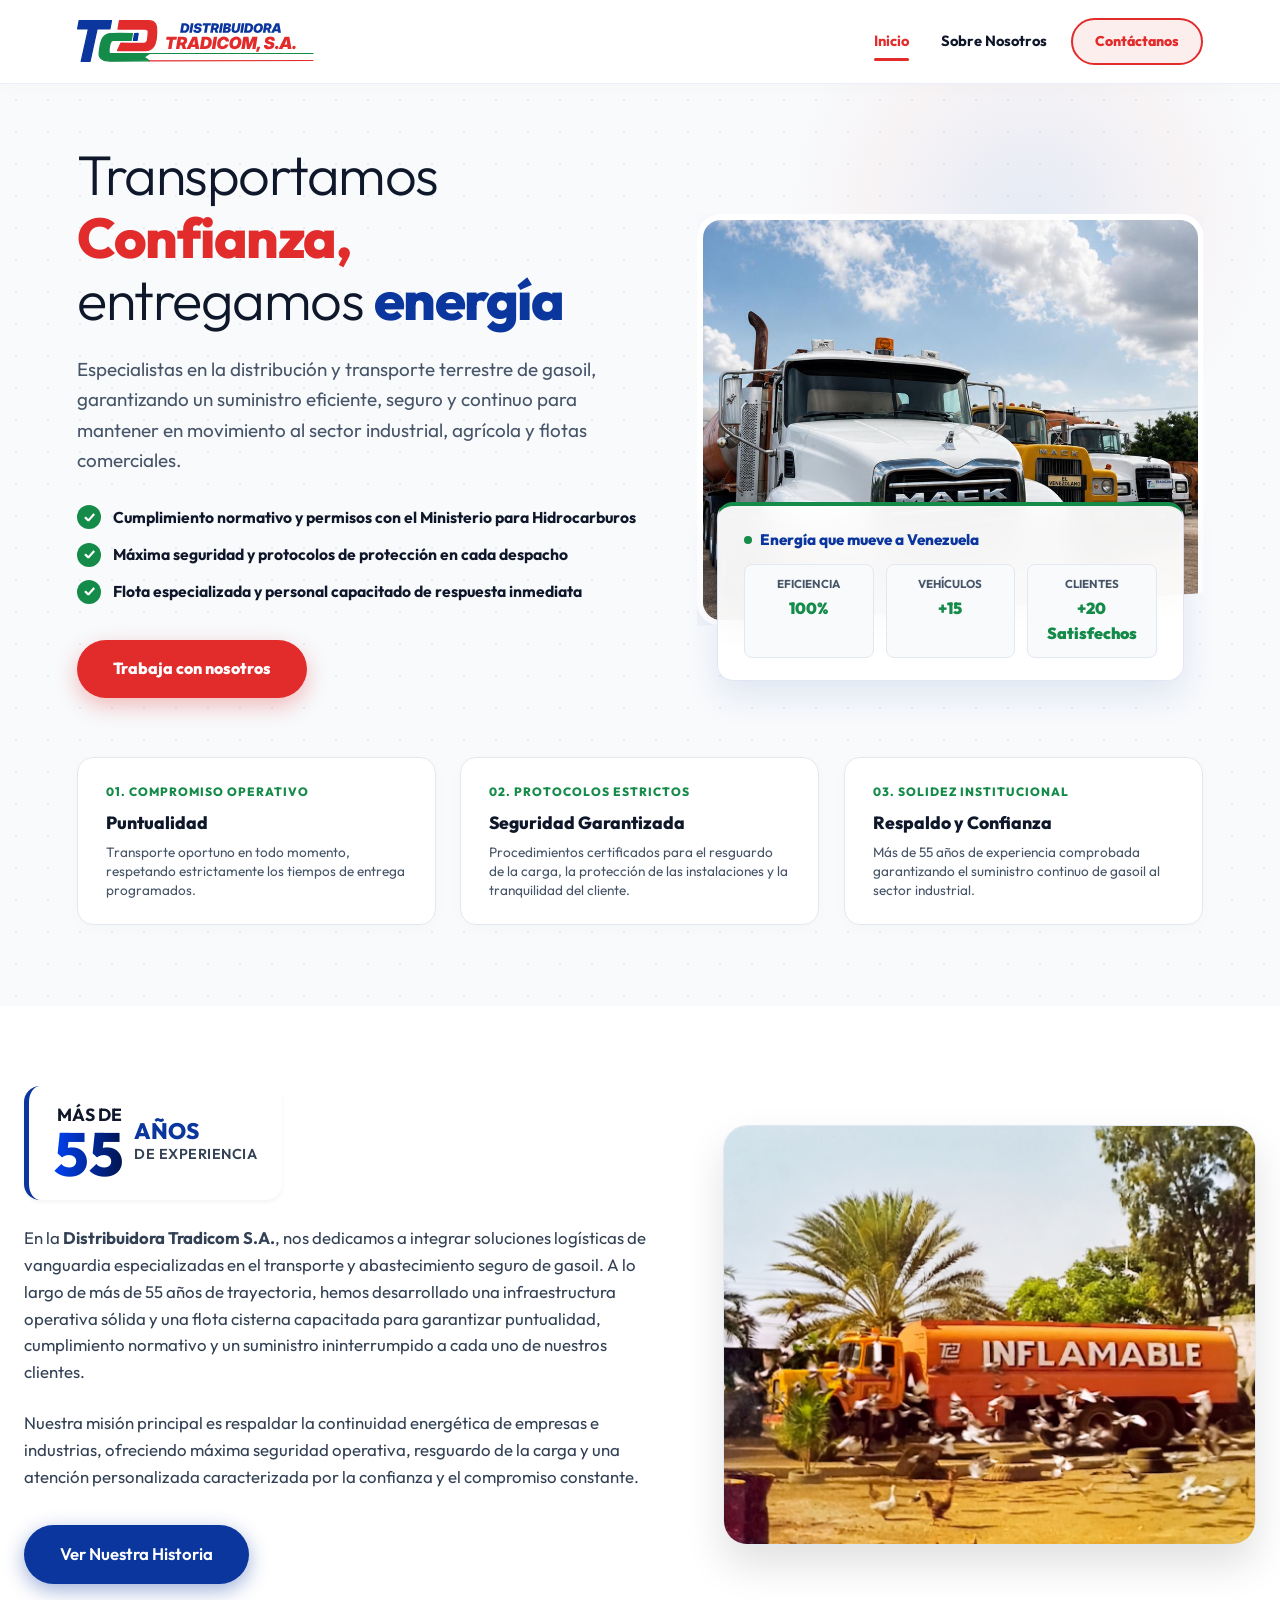
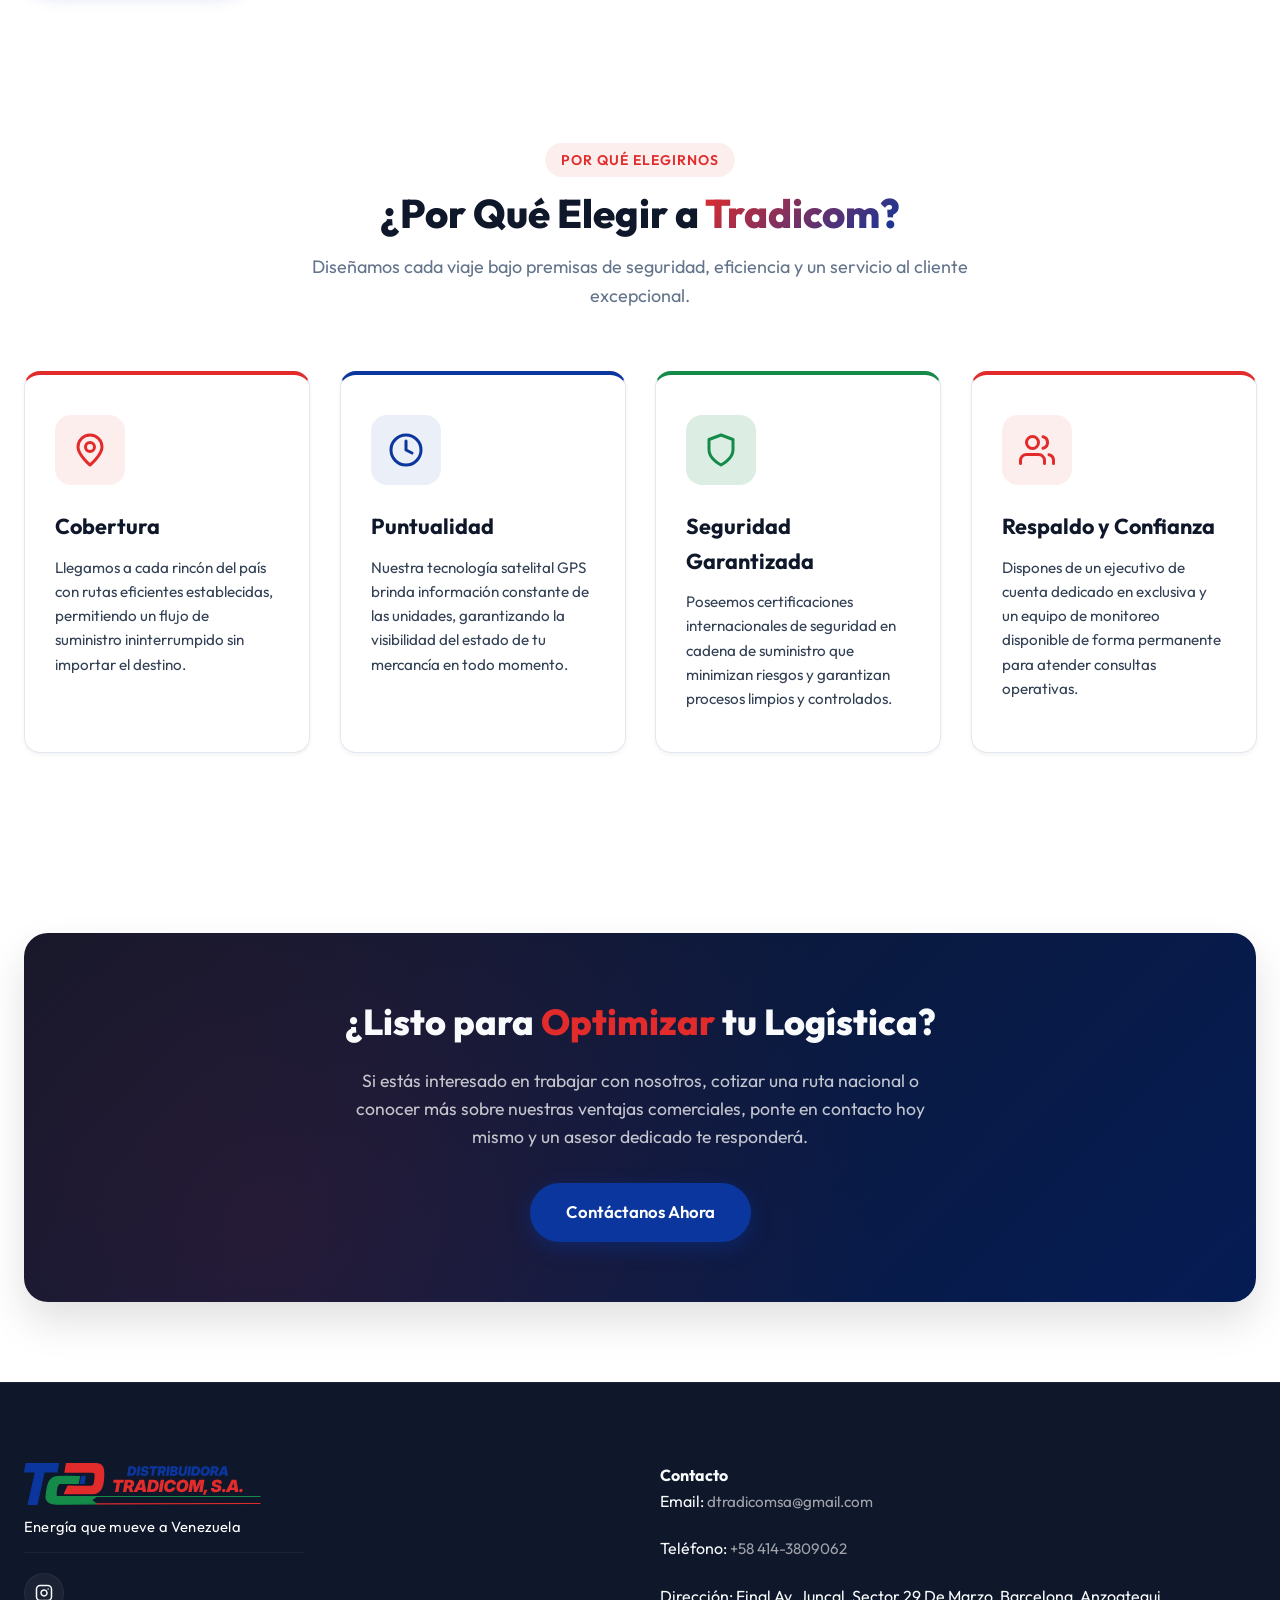
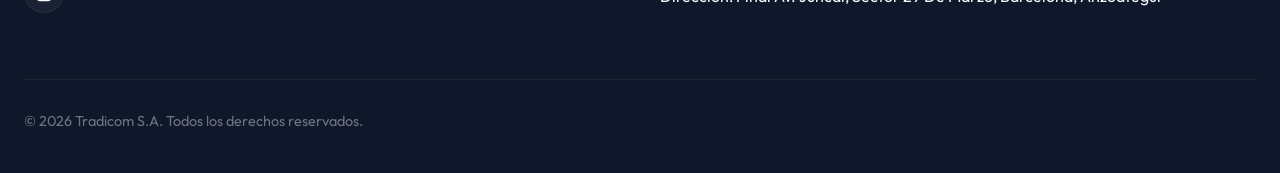
<file: index.html>
<!DOCTYPE html>
<html lang="es">
<head>
  <meta charset="UTF-8">
  <meta name="viewport" content="width=device-width, initial-scale=1.0">
  <title>Tradicom S.A. | Inicio - Transporte y Logística Premium</title>
  <!-- Etiquetas Meta para SEO -->
  <meta name="description" content="Tradicom S.A. ofrece servicios de transporte terrestre y soluciones logísticas de alta eficiencia, seguridad y cobertura. Optimiza tu cadena de suministro con nosotros.">
  <meta name="keywords" content="Tradicom, Logística, Transporte, Carga, Camiones, Distribución, Cadena de Suministro, Envíos, WhatsApp">
  <meta name="author" content="Tradicom S.A.">
  <!-- Enlace a la hoja de estilos compartida -->
  <link rel="stylesheet" href="style.css">
</head>
<body>

  <!-- Frosted Scandinavian Navigation (Hero 3 Element) -->
  <nav class="scandi-nav">
    <div class="scandi-logo">
      <a href="index.html"><img src="assets/tradicom_logo.svg" alt="Tradicom Distribuidora de Gasoil"></a>
    </div>
    <ul class="nav-links">
      <li><a href="index.html" class="active">Inicio</a></li>
      <li><a href="sobre-nosotros.html">Sobre Nosotros</a></li>
    </ul>
    <a href="contacto.html" class="btn-phone-capsule" id="navContactBtn">
      <span>Contáctanos</span>
    </a>
    <button class="menu-toggle" aria-label="Abrir menú de navegación" id="menuToggleBtn">
      <span></span>
      <span></span>
      <span></span>
    </button>
  </nav>

  <!-- Main Fusion Hero Stage -->
  <section class="hero-fusion-section">
    <!-- Light Background Texture & Ambient Glow (Contained inside hero-fusion-section) -->
    <div class="fusion-bg-texture"></div>
    <div class="ambient-glow-blue"></div>

    <div class="hero-fusion-grid">
      <!-- Left Info -->
      <div class="hero-left reveal-left">
        <h1 class="hero-headline">
          Transportamos <span>Confianza,</span> entregamos <strong>energía</strong>
        </h1>

        <p class="hero-subheadline">
          Especialistas en la distribución y transporte terrestre de gasoil, garantizando un suministro eficiente, seguro y continuo para mantener en movimiento al sector industrial, agrícola y flotas comerciales.
        </p>

        <!-- Value Pillars Checklist (Hero 2 & 3 Fusion) -->
        <div class="pillars-list">
          <div class="pillar-item">
            <div class="pillar-check">✓</div>
            <span>Cumplimiento normativo y permisos con el Ministerio para Hidrocarburos</span>
          </div>
          <div class="pillar-item">
            <div class="pillar-check">✓</div>
            <span>Máxima seguridad y protocolos de protección en cada despacho</span>
          </div>
          <div class="pillar-item">
            <div class="pillar-check">✓</div>
            <span>Flota especializada y personal capacitado de respuesta inmediata</span>
          </div>
        </div>

        <div class="hero-actions">
          <a href="contacto.html" class="btn-capsule-red">Trabaja con nosotros</a>
        </div>
      </div>

      <!-- Right Visual (Hero 2 & 3 Angled Frame + Quality Spec Object - NO FORM) -->
      <div class="hero-right-visual reveal-right">
        <div class="angled-image-frame">
          <img src="assets/flota.jpeg" alt="Flota de transporte de Tradicom S.A.">
        </div>

        <!-- Industrial Spec Object -->
        <div class="industrial-spec-card">
          <div class="spec-card-header">
            <div class="spec-card-title">
              <span class="live-dot"></span>
              <span>Energía que mueve a Venezuela</span>
            </div>
          </div>

          <div class="spec-grid">
            <div class="spec-box">
              <div class="spec-box-lbl">Eficiencia</div>
              <div class="spec-box-val">100%</div>
            </div>
            <div class="spec-box">
              <div class="spec-box-lbl">Vehículos</div>
              <div class="spec-box-val">+15</div>
            </div>
            <div class="spec-box">
              <div class="spec-box-lbl">Clientes</div>
              <div class="spec-box-val">+20 Satisfechos</div>
            </div>
          </div>
        </div>
      </div>
    </div>

    <!-- Bottom Feature Pills Grid (Hero 3 Element) -->
    <div class="scandi-pills-grid">
      <div class="pill-card reveal-on-scroll reveal-delay-1">
        <div class="pill-num">01. COMPROMISO OPERATIVO</div>
        <div class="pill-title">Puntualidad</div>
        <div class="pill-desc">Transporte oportuno en todo momento, respetando estrictamente los tiempos de entrega programados.</div>
      </div>
      <div class="pill-card reveal-on-scroll reveal-delay-2">
        <div class="pill-num">02. PROTOCOLOS ESTRICTOS</div>
        <div class="pill-title">Seguridad Garantizada</div>
        <div class="pill-desc">Procedimientos certificados para el resguardo de la carga, la protección de las instalaciones y la tranquilidad del cliente.</div>
      </div>
      <div class="pill-card reveal-on-scroll reveal-delay-3">
        <div class="pill-num">03. SOLIDEZ INSTITUCIONAL</div>
        <div class="pill-title">Respaldo y Confianza</div>
        <div class="pill-desc">Más de 55 años de experiencia comprobada garantizando el suministro continuo de gasoil al sector industrial.</div>
      </div>
    </div>
  </section>

  <!-- Sección: Breve Descripción y Carrusel de Fotos Autoproducido -->
  <section id="sobre-tradicom">
    <div class="container intro-container">
      <!-- Texto descriptivo de la empresa -->
      <div class="intro-text reveal-left">
        <div class="experience-badge">
          <div class="exp-left">
            <span class="exp-text-1">MÁS DE</span>
            <span class="exp-number">55</span>
          </div>
          <div class="exp-text-group">
            <span class="exp-text-2">AÑOS</span>
            <span class="exp-text-3">DE EXPERIENCIA</span>
          </div>
        </div>
        <p>En la <strong>Distribuidora Tradicom S.A.</strong>, nos dedicamos a integrar soluciones logísticas de vanguardia especializadas en el transporte y abastecimiento seguro de gasoil. A lo largo de más de 55 años de trayectoria, hemos desarrollado una infraestructura operativa sólida y una flota cisterna capacitada para garantizar puntualidad, cumplimiento normativo y un suministro ininterrumpido a cada uno de nuestros clientes.</p>
        <p>Nuestra misión principal es respaldar la continuidad energética de empresas e industrias, ofreciendo máxima seguridad operativa, resguardo de la carga y una atención personalizada caracterizada por la confianza y el compromiso constante.</p>
        <a href="sobre-nosotros.html" class="btn btn-primary" style="margin-top: 10px;">Ver Nuestra Historia</a>
      </div>
      
      <!-- Carrusel de imágenes automáticas (Controladas por JS) -->
      <div class="intro-carousel reveal-right" id="homeCarousel">
        <img src="assets/historia_1.png" class="intro-carousel-img active" alt="Historia Tradicom Caracas">
        <img src="assets/historia_2.png" class="intro-carousel-img" alt="Operaciones Tradicom Anzoátegui">
        <img src="assets/infra.jpeg" class="intro-carousel-img" alt="Infraestructura y Tanques Tradicom">
        <img src="assets/flota.jpeg" class="intro-carousel-img" alt="Flota de Cisternas Tradicom">
      </div>
    </div>
  </section>

  <!-- Sección: Beneficios de trabajar con nosotros (Reubicada) -->
  <section id="beneficios" class="section-bg-alt">
    <div class="container">
      <div class="section-header reveal-on-scroll">
        <span class="tag">Por Qué Elegirnos</span>
        <h2>¿Por Qué Elegir a <span>Tradicom?</span></h2>
        <p>Diseñamos cada viaje bajo premisas de seguridad, eficiencia y un servicio al cliente excepcional.</p>
      </div>

      <!-- Cuadrícula de Beneficios -->
      <div class="beneficios-grid">
        <!-- Beneficio 1: Cobertura Nacional -->
        <div class="beneficio-card reveal-on-scroll reveal-delay-1">
          <div class="beneficio-icon">
            <svg viewBox="0 0 24 24" fill="none" stroke="currentColor" stroke-width="2" stroke-linecap="round" stroke-linejoin="round">
              <path d="M12 2a8 8 0 0 0-8 8c0 5.25 8 12 8 12s8-6.75 8-12a8 8 0 0 0-8-8z"></path>
              <circle cx="12" cy="10" r="3"></circle>
            </svg>
          </div>
          <h3>Cobertura</h3>
          <p>Llegamos a cada rincón del país con rutas eficientes establecidas, permitiendo un flujo de suministro ininterrumpido sin importar el destino.</p>
        </div>

        <!-- Beneficio 2: Tecnología satelital -->
        <div class="beneficio-card reveal-on-scroll reveal-delay-2">
          <div class="beneficio-icon">
            <svg viewBox="0 0 24 24" fill="none" stroke="currentColor" stroke-width="2" stroke-linecap="round" stroke-linejoin="round">
              <circle cx="12" cy="12" r="10"></circle>
              <polyline points="12 6 12 12 16 14"></polyline>
            </svg>
          </div>
          <h3>Puntualidad</h3>
          <p>Nuestra tecnología satelital GPS brinda información constante de las unidades, garantizando la visibilidad del estado de tu mercancía en todo momento.</p>
        </div>

        <!-- Beneficio 3: Seguridad certificada -->
        <div class="beneficio-card reveal-on-scroll reveal-delay-3">
          <div class="beneficio-icon">
            <svg viewBox="0 0 24 24" fill="none" stroke="currentColor" stroke-width="2" stroke-linecap="round" stroke-linejoin="round">
              <path d="M12 22s8-4 8-10V5l-8-3-8 3v7c0 6 8 10 8 10z"></path>
            </svg>
          </div>
          <h3>Seguridad Garantizada</h3>
          <p>Poseemos certificaciones internacionales de seguridad en cadena de suministro que minimizan riesgos y garantizan procesos limpios y controlados.</p>
        </div>

        <!-- Beneficio 4: Soporte -->
        <div class="beneficio-card reveal-on-scroll reveal-delay-4">
          <div class="beneficio-icon">
            <svg viewBox="0 0 24 24" fill="none" stroke="currentColor" stroke-width="2" stroke-linecap="round" stroke-linejoin="round">
              <path d="M17 21v-2a4 4 0 0 0-4-4H5a4 4 0 0 0-4 4v2"></path>
              <circle cx="9" cy="7" r="4"></circle>
              <path d="M23 21v-2a4 4 0 0 0-3-3.87"></path>
              <path d="M16 3.13a4 4 0 0 1 0 7.75"></path>
            </svg>
          </div>
          <h3>Respaldo y Confianza</h3>
          <p>Dispones de un ejecutivo de cuenta dedicado en exclusiva y un equipo de monitoreo disponible de forma permanente para atender consultas operativas.</p>
        </div>
      </div>
    </div>
  </section>

  <!-- Sección: Cinta de Logos con Movimiento Infinito (Ticker) -->
  <section class="ticker-wrap">
    <div class="ticker-title">Confían en Tradicom S.A.</div>
    <div class="ticker">
      <!-- Grupo 1 de Logos (Original) -->
      <div class="ticker-group">
        <!-- Logo 1: LogiCorp -->
        <div class="logo-item">
          <svg viewBox="0 0 24 24" fill="none" stroke="currentColor" stroke-width="2">
            <polygon points="12 2 2 7 12 12 22 7 12 2"></polygon>
            <polyline points="2 17 12 22 22 17"></polyline>
            <polyline points="2 12 12 17 22 12"></polyline>
          </svg>
          <span>LOGICORP</span>
        </div>
        <!-- Logo 2: TransGlobal -->
        <div class="logo-item">
          <svg viewBox="0 0 24 24" fill="none" stroke="currentColor" stroke-width="2">
            <circle cx="12" cy="12" r="10"></circle>
            <path d="M2 12h20"></path>
            <path d="M12 2a15.3 15.3 0 0 1 4 10 15.3 15.3 0 0 1-4 10 15.3 15.3 0 0 1-4-10 15.3 15.3 0 0 1 4-10z"></path>
          </svg>
          <span>TRANSGLOBAL</span>
        </div>
        <!-- Logo 3: EcoFreight -->
        <div class="logo-item">
          <svg viewBox="0 0 24 24" fill="none" stroke="currentColor" stroke-width="2">
            <path d="M11 20A7 7 0 0 1 9.8 6.1C15.5 5 17 4.48 19 2c1 2 2 3.5 1 8a7 7 0 0 1-9 10z"></path>
            <path d="M9 22v-6"></path>
          </svg>
          <span>ECOFREIGHT</span>
        </div>
        <!-- Logo 4: QuickCargo -->
        <div class="logo-item">
          <svg viewBox="0 0 24 24" fill="none" stroke="currentColor" stroke-width="2">
            <polygon points="13 2 3 14 12 14 11 22 21 10 12 10 13 2"></polygon>
          </svg>
          <span>QUICKCARGO</span>
        </div>
        <!-- Logo 5: SupplyChain Co -->
        <div class="logo-item">
          <svg viewBox="0 0 24 24" fill="none" stroke="currentColor" stroke-width="2">
            <rect x="3" y="3" width="7" height="7"></rect>
            <rect x="14" y="3" width="7" height="7"></rect>
            <rect x="14" y="14" width="7" height="7"></rect>
            <rect x="3" y="14" width="7" height="7"></rect>
          </svg>
          <span>SUPPLYCHAIN</span>
        </div>
        <!-- Logo 6: FastRoute -->
        <div class="logo-item">
          <svg viewBox="0 0 24 24" fill="none" stroke="currentColor" stroke-width="2">
            <path d="M3 3h18v18H3z"></path>
            <path d="M8 12h8"></path>
            <path d="M12 8v8"></path>
          </svg>
          <span>FASTROUTE</span>
        </div>
      </div>

      <!-- Grupo 2 de Logos (Duplicado para loop infinito sin saltos) -->
      <div class="ticker-group">
        <!-- Logo 1: LogiCorp -->
        <div class="logo-item">
          <svg viewBox="0 0 24 24" fill="none" stroke="currentColor" stroke-width="2">
            <polygon points="12 2 2 7 12 12 22 7 12 2"></polygon>
            <polyline points="2 17 12 22 22 17"></polyline>
            <polyline points="2 12 12 17 22 12"></polyline>
          </svg>
          <span>LOGICORP</span>
        </div>
        <!-- Logo 2: TransGlobal -->
        <div class="logo-item">
          <svg viewBox="0 0 24 24" fill="none" stroke="currentColor" stroke-width="2">
            <circle cx="12" cy="12" r="10"></circle>
            <path d="M2 12h20"></path>
            <path d="M12 2a15.3 15.3 0 0 1 4 10 15.3 15.3 0 0 1-4 10 15.3 15.3 0 0 1-4-10 15.3 15.3 0 0 1 4-10z"></path>
          </svg>
          <span>TRANSGLOBAL</span>
        </div>
        <!-- Logo 3: EcoFreight -->
        <div class="logo-item">
          <svg viewBox="0 0 24 24" fill="none" stroke="currentColor" stroke-width="2">
            <path d="M11 20A7 7 0 0 1 9.8 6.1C15.5 5 17 4.48 19 2c1 2 2 3.5 1 8a7 7 0 0 1-9 10z"></path>
            <path d="M9 22v-6"></path>
          </svg>
          <span>ECOFREIGHT</span>
        </div>
        <!-- Logo 4: QuickCargo -->
        <div class="logo-item">
          <svg viewBox="0 0 24 24" fill="none" stroke="currentColor" stroke-width="2">
            <polygon points="13 2 3 14 12 14 11 22 21 10 12 10 13 2"></polygon>
          </svg>
          <span>QUICKCARGO</span>
        </div>
        <!-- Logo 5: SupplyChain Co -->
        <div class="logo-item">
          <svg viewBox="0 0 24 24" fill="none" stroke="currentColor" stroke-width="2">
            <rect x="3" y="3" width="7" height="7"></rect>
            <rect x="14" y="3" width="7" height="7"></rect>
            <rect x="14" y="14" width="7" height="7"></rect>
            <rect x="3" y="14" width="7" height="7"></rect>
          </svg>
          <span>SUPPLYCHAIN</span>
        </div>
        <!-- Logo 6: FastRoute -->
        <div class="logo-item">
          <svg viewBox="0 0 24 24" fill="none" stroke="currentColor" stroke-width="2">
            <path d="M3 3h18v18H3z"></path>
            <path d="M8 12h8"></path>
            <path d="M12 8v8"></path>
          </svg>
          <span>FASTROUTE</span>
        </div>
      </div>
    </div>
  </section>

  <!-- Sección: Banner Llamado a la Acción (CTA de Trabajo / Interés) -->
  <section id="trabaja-con-nosotros">
    <div class="container">
      <div class="work-cta-banner reveal-on-scroll">
        <h3>¿Listo para <span>Optimizar</span> tu Logística?</h3>
        <p>Si estás interesado en trabajar con nosotros, cotizar una ruta nacional o conocer más sobre nuestras ventajas comerciales, ponte en contacto hoy mismo y un asesor dedicado te responderá.</p>
        <a href="contacto.html" class="btn btn-primary">Contáctanos Ahora</a>
      </div>
    </div>
  </section>

  <!-- Footer Compartido -->
  <footer>
    <div class="container">
      <div class="footer-grid">
        <!-- Info de marca -->
        <div class="footer-brand">
          <div class="scandi-logo" style="margin-bottom: 0;">
            <a href="index.html"><img src="assets/tradicom_logo.svg" alt="Tradicom Distribuidora de Gasoil" style="height: 42px; width: auto; display: block;"></a>
          </div>
          <p class="footer-slogan">Energía que mueve a Venezuela</p>
          <div class="footer-brand-divider"></div>
          <div class="social-links">
            <a href="#" class="social-link" aria-label="Instagram">
              <svg viewBox="0 0 24 24" fill="none" stroke="currentColor" stroke-width="2" stroke-linecap="round" stroke-linejoin="round"><rect x="2" y="2" width="20" height="20" rx="5" ry="5"></rect><path d="M16 11.37A4 4 0 1 1 12.63 8 4 4 0 0 1 16 11.37z"></path><line x1="17.5" y1="6.5" x2="17.51" y2="6.5"></line></svg>
            </a>
          </div>
        </div>

        <!-- Contacto -->
        <div class="footer-contact">
          <h4>Contacto</h4>
          <ul class="footer-links" style="list-style: none; padding: 0;">
            <li style="margin-bottom: 10px;">Email: <a href="mailto:dtradicomsa@gmail.com">dtradicomsa@gmail.com</a></li>
            <li style="margin-bottom: 10px;">Teléfono: <a href="tel:+584143809062">+58 414-3809062</a></li>
            <li style="margin-bottom: 10px;">Dirección: Final Av. Juncal, Sector 29 De Marzo, Barcelona, Anzoategui</li>
          </ul>
        </div>
      </div>

      <!-- Derechos Reservados -->
      <div class="footer-bottom">
        <p>&copy; 2026 Tradicom S.A. Todos los derechos reservados.</p>
      </div>
    </div>
  </footer>

  <!-- Scripts -->
  <script src="script.js"></script>
</body>
</html>
</file>
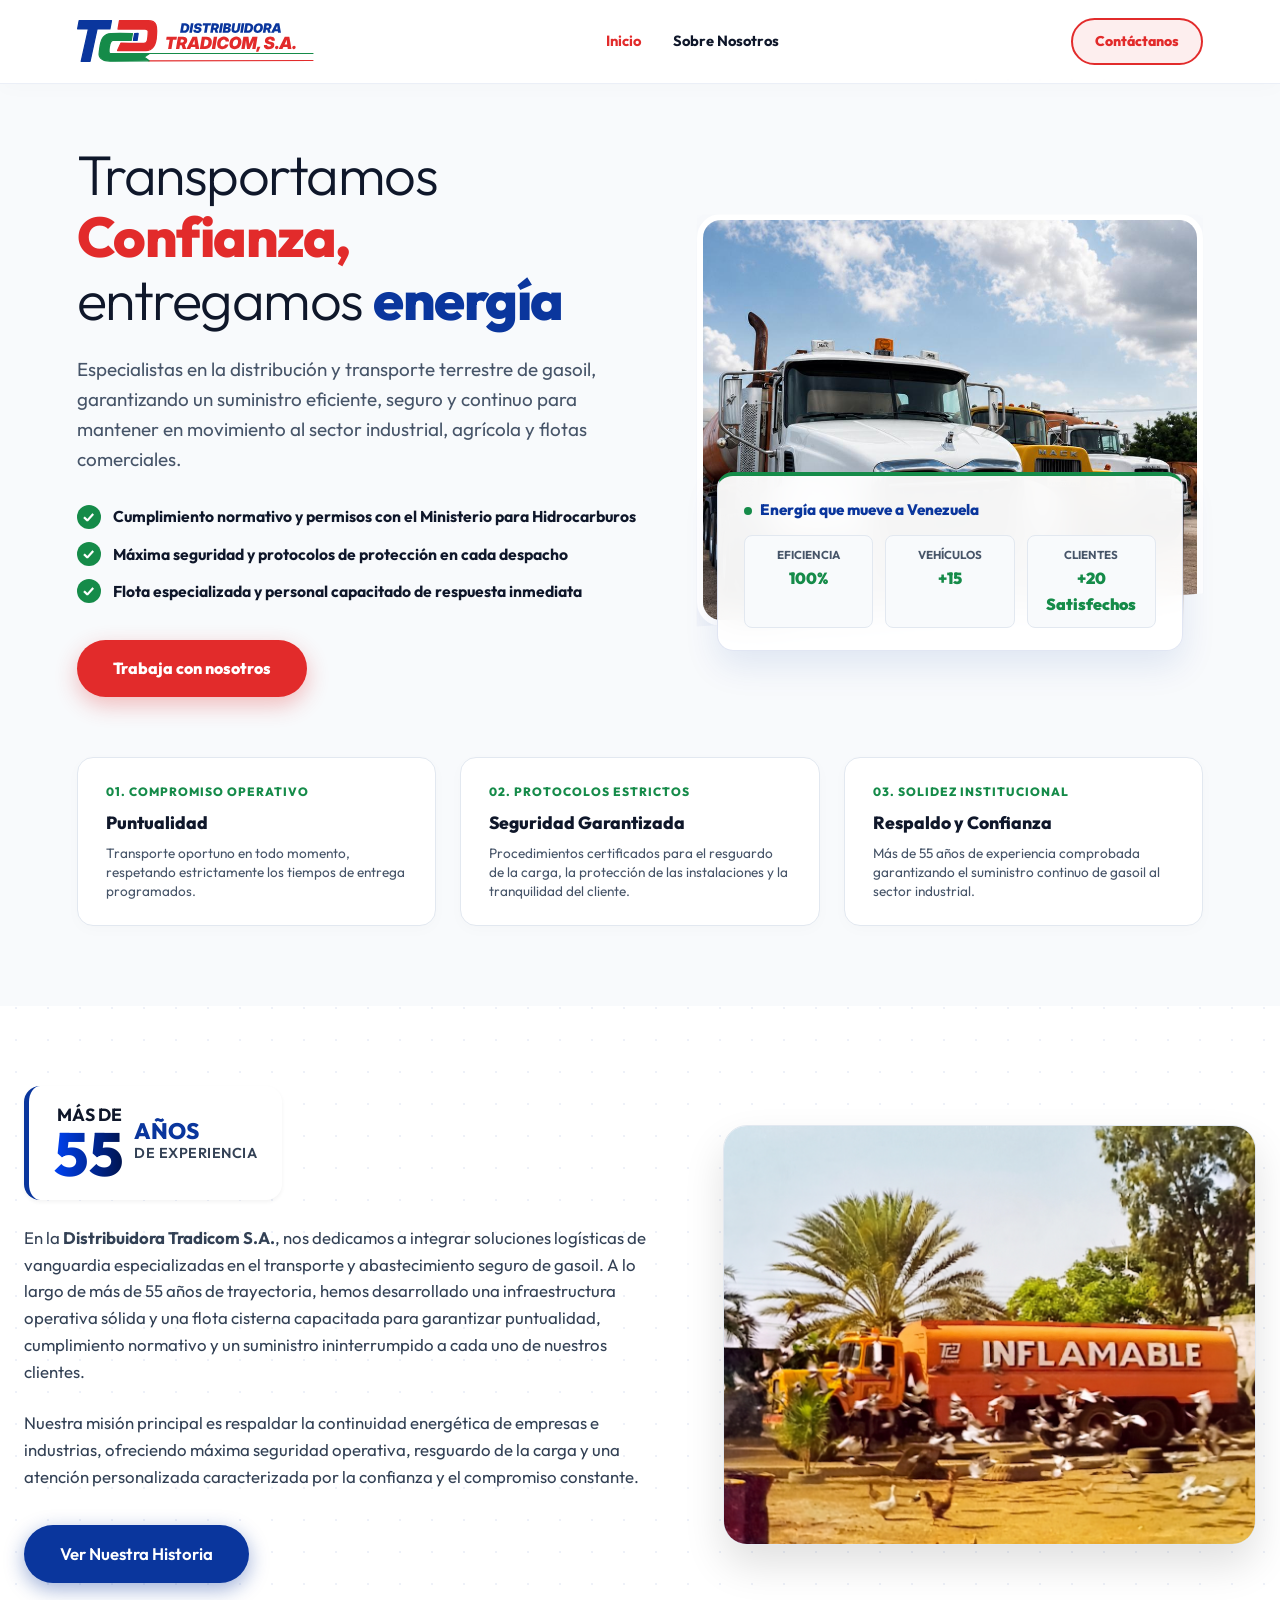
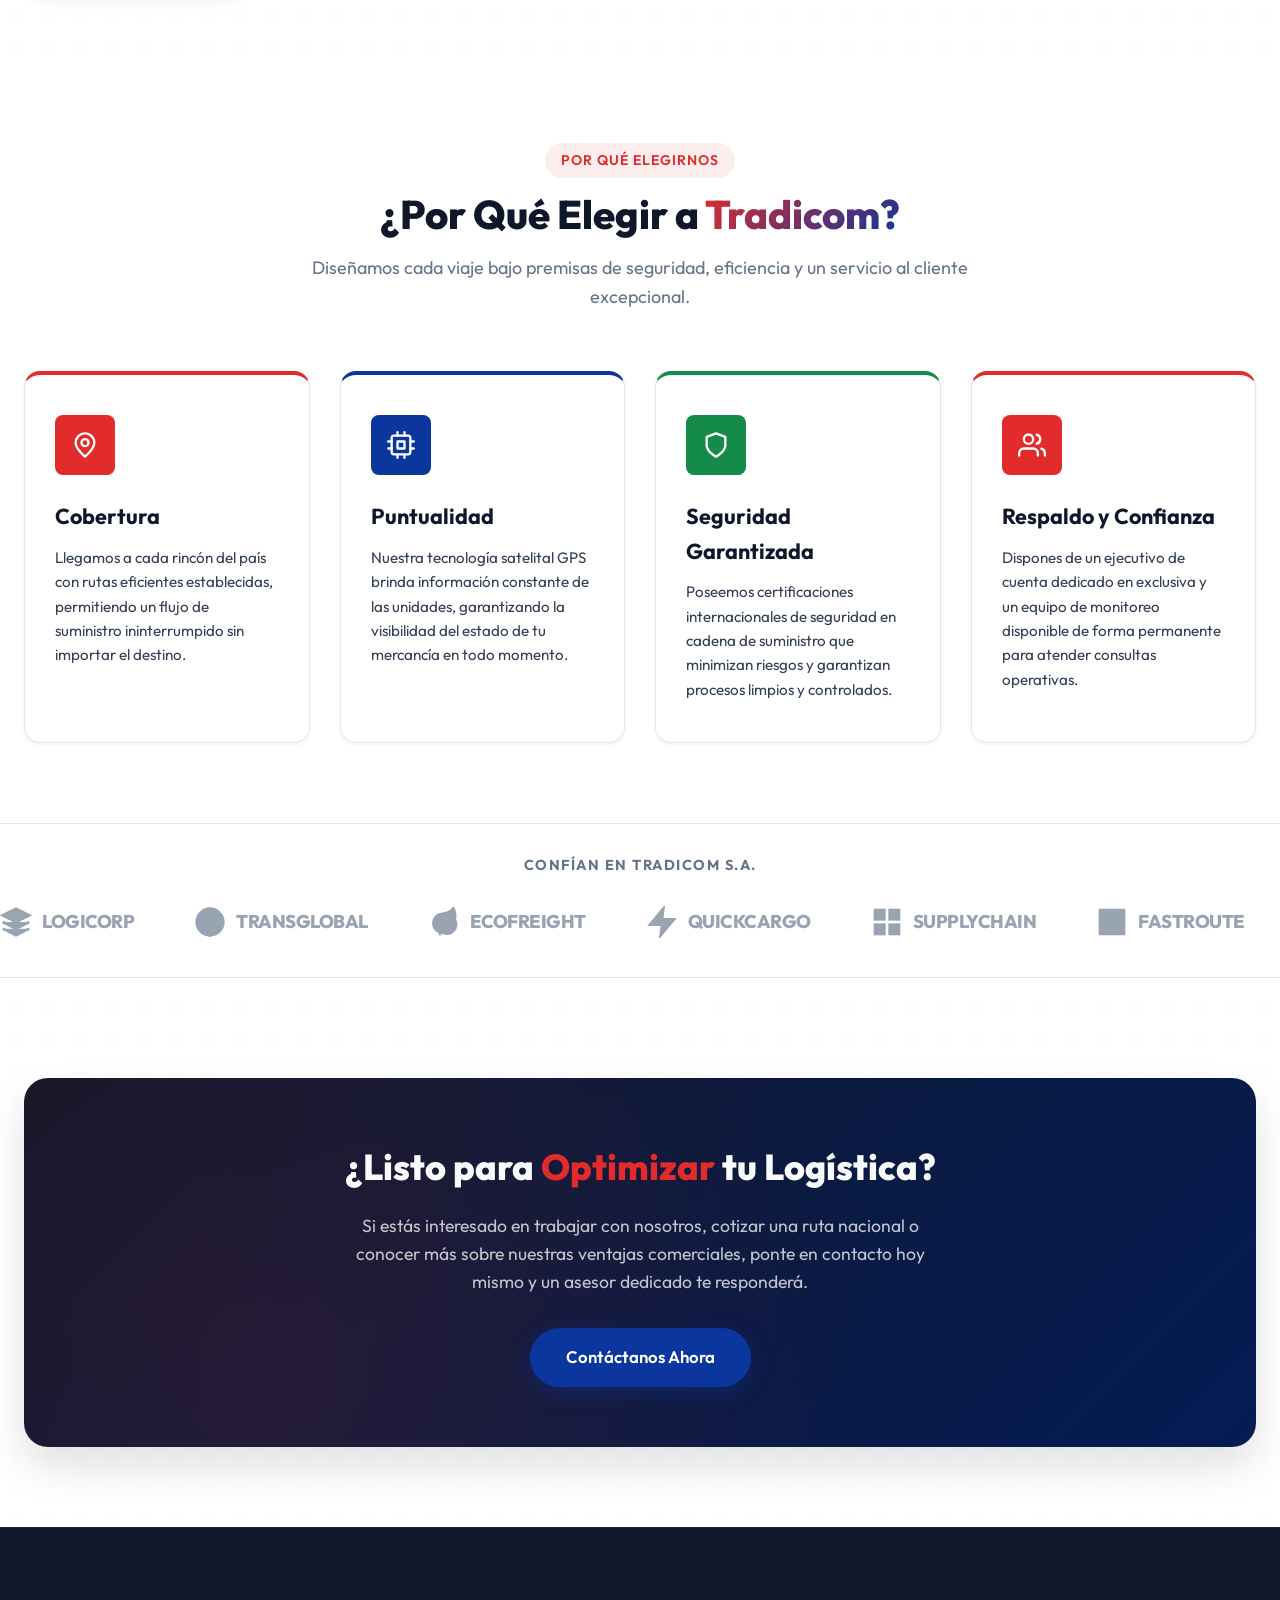
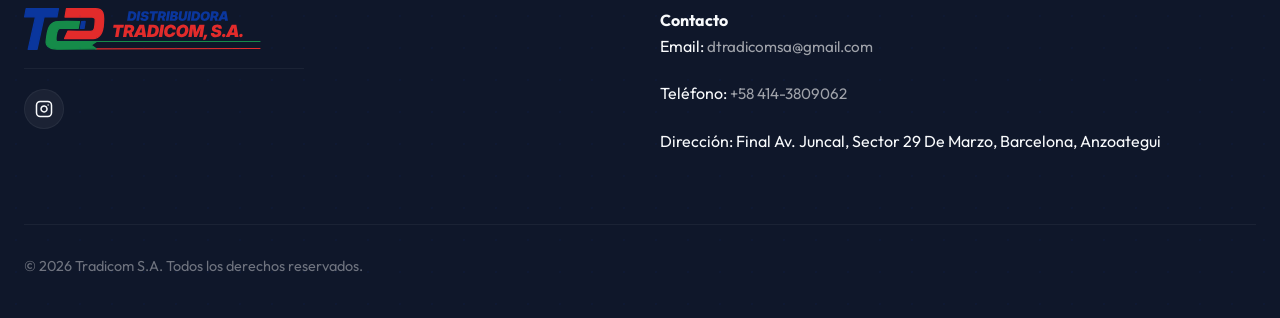
<file: scratch/repo_extracted/Three-way-page-main/index.html>
<!DOCTYPE html>
<html lang="es">
<head>
  <meta charset="UTF-8">
  <meta name="viewport" content="width=device-width, initial-scale=1.0">
  <title>Tradicom S.A. | Inicio - Transporte y Logística Premium</title>
  <!-- Etiquetas Meta para SEO -->
  <meta name="description" content="Tradicom S.A. ofrece servicios de transporte terrestre y soluciones logísticas de alta eficiencia, seguridad y cobertura. Optimiza tu cadena de suministro con nosotros.">
  <meta name="keywords" content="Tradicom, Logística, Transporte, Carga, Camiones, Distribución, Cadena de Suministro, Envíos, WhatsApp">
  <meta name="author" content="Tradicom S.A.">
  <!-- Enlace a la hoja de estilos compartida -->
  <link rel="stylesheet" href="style.css">
</head>
<body>

  <!-- Light Background Texture & Ambient Glow (from hero_fusion.html) -->
  <div class="fusion-bg-texture"></div>
  <div class="ambient-glow-blue"></div>

  <!-- Frosted Scandinavian Navigation (Hero 3 Element) -->
  <nav class="scandi-nav">
    <div class="scandi-logo">
      <a href="index.html"><img src="assets/tradicom_logo.svg" alt="Tradicom Distribuidora de Gasoil"></a>
    </div>
    <ul class="nav-links">
      <li><a href="index.html" class="active">Inicio</a></li>
      <li><a href="sobre-nosotros.html">Sobre Nosotros</a></li>
    </ul>
    <a href="contacto.html" class="btn-phone-capsule" id="navContactBtn">
      <span>Contáctanos</span>
    </a>
    <button class="menu-toggle" aria-label="Abrir menú de navegación" id="menuToggleBtn">
      <span></span>
      <span></span>
      <span></span>
    </button>
  </nav>

  <!-- Main Fusion Hero Stage -->
  <section class="hero-fusion-section">
    <div class="hero-fusion-grid">
      <!-- Left Info -->
      <div class="hero-left">
        <h1 class="hero-headline">
          Transportamos <span>Confianza,</span> entregamos <strong>energía</strong>
        </h1>

        <p class="hero-subheadline">
          Especialistas en la distribución y transporte terrestre de gasoil, garantizando un suministro eficiente, seguro y continuo para mantener en movimiento al sector industrial, agrícola y flotas comerciales.
        </p>

        <!-- Value Pillars Checklist (Hero 2 & 3 Fusion) -->
        <div class="pillars-list">
          <div class="pillar-item">
            <div class="pillar-check">✓</div>
            <span>Cumplimiento normativo y permisos con el Ministerio para Hidrocarburos</span>
          </div>
          <div class="pillar-item">
            <div class="pillar-check">✓</div>
            <span>Máxima seguridad y protocolos de protección en cada despacho</span>
          </div>
          <div class="pillar-item">
            <div class="pillar-check">✓</div>
            <span>Flota especializada y personal capacitado de respuesta inmediata</span>
          </div>
        </div>

        <div class="hero-actions">
          <a href="contacto.html" class="btn-capsule-red">Trabaja con nosotros</a>
        </div>
      </div>

      <!-- Right Visual (Hero 2 & 3 Angled Frame + Quality Spec Object - NO FORM) -->
      <div class="hero-right-visual">
        <div class="angled-image-frame">
          <img src="assets/flota.jpeg" alt="Flota de transporte de Tradicom S.A.">
        </div>

        <!-- Industrial Spec Object -->
        <div class="industrial-spec-card">
          <div class="spec-card-header">
            <div class="spec-card-title">
              <span class="live-dot"></span>
              <span>Energía que mueve a Venezuela</span>
            </div>
          </div>

          <div class="spec-grid">
            <div class="spec-box">
              <div class="spec-box-lbl">Eficiencia</div>
              <div class="spec-box-val">100%</div>
            </div>
            <div class="spec-box">
              <div class="spec-box-lbl">Vehículos</div>
              <div class="spec-box-val">+15</div>
            </div>
            <div class="spec-box">
              <div class="spec-box-lbl">Clientes</div>
              <div class="spec-box-val">+20 Satisfechos</div>
            </div>
          </div>
        </div>
      </div>
    </div>

    <!-- Bottom Feature Pills Grid (Hero 3 Element) -->
    <div class="scandi-pills-grid">
      <div class="pill-card">
        <div class="pill-num">01. COMPROMISO OPERATIVO</div>
        <div class="pill-title">Puntualidad</div>
        <div class="pill-desc">Transporte oportuno en todo momento, respetando estrictamente los tiempos de entrega programados.</div>
      </div>
      <div class="pill-card">
        <div class="pill-num">02. PROTOCOLOS ESTRICTOS</div>
        <div class="pill-title">Seguridad Garantizada</div>
        <div class="pill-desc">Procedimientos certificados para el resguardo de la carga, la protección de las instalaciones y la tranquilidad del cliente.</div>
      </div>
      <div class="pill-card">
        <div class="pill-num">03. SOLIDEZ INSTITUCIONAL</div>
        <div class="pill-title">Respaldo y Confianza</div>
        <div class="pill-desc">Más de 55 años de experiencia comprobada garantizando el suministro continuo de gasoil al sector industrial.</div>
      </div>
    </div>
  </section>

  <!-- Sección: Breve Descripción y Carrusel de Fotos Autoproducido -->
  <section id="sobre-tradicom">
    <div class="container intro-container">
      <!-- Texto descriptivo de la empresa -->
      <div class="intro-text">
        <div class="experience-badge">
          <div class="exp-left">
            <span class="exp-text-1">MÁS DE</span>
            <span class="exp-number">55</span>
          </div>
          <div class="exp-text-group">
            <span class="exp-text-2">AÑOS</span>
            <span class="exp-text-3">DE EXPERIENCIA</span>
          </div>
        </div>
        <p>En la <strong>Distribuidora Tradicom S.A.</strong>, nos dedicamos a integrar soluciones logísticas de vanguardia especializadas en el transporte y abastecimiento seguro de gasoil. A lo largo de más de 55 años de trayectoria, hemos desarrollado una infraestructura operativa sólida y una flota cisterna capacitada para garantizar puntualidad, cumplimiento normativo y un suministro ininterrumpido a cada uno de nuestros clientes.</p>
        <p>Nuestra misión principal es respaldar la continuidad energética de empresas e industrias, ofreciendo máxima seguridad operativa, resguardo de la carga y una atención personalizada caracterizada por la confianza y el compromiso constante.</p>
        <a href="sobre-nosotros.html" class="btn btn-primary" style="margin-top: 10px;">Ver Nuestra Historia</a>
      </div>
      
      <!-- Carrusel de imágenes automáticas (Controladas por JS) -->
      <div class="intro-carousel" id="homeCarousel">
        <img src="assets/historia_1.png" class="intro-carousel-img active" alt="Historia Tradicom Caracas">
        <img src="assets/historia_2.png" class="intro-carousel-img" alt="Operaciones Tradicom Anzoátegui">
        <img src="assets/infra.jpeg" class="intro-carousel-img" alt="Infraestructura y Tanques Tradicom">
        <img src="assets/flota.jpeg" class="intro-carousel-img" alt="Flota de Cisternas Tradicom">
      </div>
    </div>
  </section>

  <!-- Sección: Beneficios de trabajar con nosotros (Reubicada) -->
  <section id="beneficios" class="section-bg-alt">
    <div class="container">
      <div class="section-header">
        <span class="tag">Por Qué Elegirnos</span>
        <h2>¿Por Qué Elegir a <span>Tradicom?</span></h2>
        <p>Diseñamos cada viaje bajo premisas de seguridad, eficiencia y un servicio al cliente excepcional.</p>
      </div>

      <!-- Cuadrícula de Beneficios -->
      <div class="beneficios-grid">
        <!-- Beneficio 1: Cobertura Nacional -->
        <div class="beneficio-card">
          <div class="beneficio-icon">
            <svg viewBox="0 0 24 24" fill="none" stroke="currentColor" stroke-width="2" stroke-linecap="round" stroke-linejoin="round">
              <path d="M12 2a8 8 0 0 0-8 8c0 5.25 8 12 8 12s8-6.75 8-12a8 8 0 0 0-8-8z"></path>
              <circle cx="12" cy="10" r="3"></circle>
            </svg>
          </div>
          <h3>Cobertura</h3>
          <p>Llegamos a cada rincón del país con rutas eficientes establecidas, permitiendo un flujo de suministro ininterrumpido sin importar el destino.</p>
        </div>

        <!-- Beneficio 2: Tecnología satelital -->
        <div class="beneficio-card">
          <div class="beneficio-icon">
            <svg viewBox="0 0 24 24" fill="none" stroke="currentColor" stroke-width="2" stroke-linecap="round" stroke-linejoin="round">
              <rect x="4" y="4" width="16" height="16" rx="2" ry="2"></rect>
              <rect x="9" y="9" width="6" height="6"></rect>
              <line x1="9" y1="1" x2="9" y2="4"></line>
              <line x1="15" y1="1" x2="15" y2="4"></line>
              <line x1="9" y1="20" x2="9" y2="23"></line>
              <line x1="15" y1="20" x2="15" y2="23"></line>
              <line x1="20" y1="9" x2="23" y2="9"></line>
              <line x1="20" y1="15" x2="23" y2="15"></line>
              <line x1="1" y1="9" x2="4" y2="9"></line>
              <line x1="1" y1="15" x2="4" y2="15"></line>
            </svg>
          </div>
          <h3>Puntualidad</h3>
          <p>Nuestra tecnología satelital GPS brinda información constante de las unidades, garantizando la visibilidad del estado de tu mercancía en todo momento.</p>
        </div>

        <!-- Beneficio 3: Seguridad certificada -->
        <div class="beneficio-card">
          <div class="beneficio-icon">
            <svg viewBox="0 0 24 24" fill="none" stroke="currentColor" stroke-width="2" stroke-linecap="round" stroke-linejoin="round">
              <path d="M12 22s8-4 8-10V5l-8-3-8 3v7c0 6 8 10 8 10z"></path>
            </svg>
          </div>
          <h3>Seguridad Garantizada</h3>
          <p>Poseemos certificaciones internacionales de seguridad en cadena de suministro que minimizan riesgos y garantizan procesos limpios y controlados.</p>
        </div>

        <!-- Beneficio 4: Soporte -->
        <div class="beneficio-card">
          <div class="beneficio-icon">
            <svg viewBox="0 0 24 24" fill="none" stroke="currentColor" stroke-width="2" stroke-linecap="round" stroke-linejoin="round">
              <path d="M17 21v-2a4 4 0 0 0-4-4H5a4 4 0 0 0-4 4v2"></path>
              <circle cx="9" cy="7" r="4"></circle>
              <path d="M23 21v-2a4 4 0 0 0-3-3.87"></path>
              <path d="M16 3.13a4 4 0 0 1 0 7.75"></path>
            </svg>
          </div>
          <h3>Respaldo y Confianza</h3>
          <p>Dispones de un ejecutivo de cuenta dedicado en exclusiva y un equipo de monitoreo disponible de forma permanente para atender consultas operativas.</p>
        </div>
      </div>
    </div>
  </section>

  <!-- Sección: Cinta de Logos con Movimiento Infinito (Ticker) -->
  <section class="ticker-wrap">
    <div class="ticker-title">Confían en Tradicom S.A.</div>
    <div class="ticker">
      <!-- Grupo 1 de Logos (Original) -->
      <div class="ticker-group">
        <!-- Logo 1: LogiCorp -->
        <div class="logo-item">
          <svg viewBox="0 0 24 24" fill="none" stroke="currentColor" stroke-width="2">
            <polygon points="12 2 2 7 12 12 22 7 12 2"></polygon>
            <polyline points="2 17 12 22 22 17"></polyline>
            <polyline points="2 12 12 17 22 12"></polyline>
          </svg>
          <span>LOGICORP</span>
        </div>
        <!-- Logo 2: TransGlobal -->
        <div class="logo-item">
          <svg viewBox="0 0 24 24" fill="none" stroke="currentColor" stroke-width="2">
            <circle cx="12" cy="12" r="10"></circle>
            <path d="M2 12h20"></path>
            <path d="M12 2a15.3 15.3 0 0 1 4 10 15.3 15.3 0 0 1-4 10 15.3 15.3 0 0 1-4-10 15.3 15.3 0 0 1 4-10z"></path>
          </svg>
          <span>TRANSGLOBAL</span>
        </div>
        <!-- Logo 3: EcoFreight -->
        <div class="logo-item">
          <svg viewBox="0 0 24 24" fill="none" stroke="currentColor" stroke-width="2">
            <path d="M11 20A7 7 0 0 1 9.8 6.1C15.5 5 17 4.48 19 2c1 2 2 3.5 1 8a7 7 0 0 1-9 10z"></path>
            <path d="M9 22v-6"></path>
          </svg>
          <span>ECOFREIGHT</span>
        </div>
        <!-- Logo 4: QuickCargo -->
        <div class="logo-item">
          <svg viewBox="0 0 24 24" fill="none" stroke="currentColor" stroke-width="2">
            <polygon points="13 2 3 14 12 14 11 22 21 10 12 10 13 2"></polygon>
          </svg>
          <span>QUICKCARGO</span>
        </div>
        <!-- Logo 5: SupplyChain Co -->
        <div class="logo-item">
          <svg viewBox="0 0 24 24" fill="none" stroke="currentColor" stroke-width="2">
            <rect x="3" y="3" width="7" height="7"></rect>
            <rect x="14" y="3" width="7" height="7"></rect>
            <rect x="14" y="14" width="7" height="7"></rect>
            <rect x="3" y="14" width="7" height="7"></rect>
          </svg>
          <span>SUPPLYCHAIN</span>
        </div>
        <!-- Logo 6: FastRoute -->
        <div class="logo-item">
          <svg viewBox="0 0 24 24" fill="none" stroke="currentColor" stroke-width="2">
            <path d="M3 3h18v18H3z"></path>
            <path d="M8 12h8"></path>
            <path d="M12 8v8"></path>
          </svg>
          <span>FASTROUTE</span>
        </div>
      </div>

      <!-- Grupo 2 de Logos (Duplicado para loop infinito sin saltos) -->
      <div class="ticker-group">
        <!-- Logo 1: LogiCorp -->
        <div class="logo-item">
          <svg viewBox="0 0 24 24" fill="none" stroke="currentColor" stroke-width="2">
            <polygon points="12 2 2 7 12 12 22 7 12 2"></polygon>
            <polyline points="2 17 12 22 22 17"></polyline>
            <polyline points="2 12 12 17 22 12"></polyline>
          </svg>
          <span>LOGICORP</span>
        </div>
        <!-- Logo 2: TransGlobal -->
        <div class="logo-item">
          <svg viewBox="0 0 24 24" fill="none" stroke="currentColor" stroke-width="2">
            <circle cx="12" cy="12" r="10"></circle>
            <path d="M2 12h20"></path>
            <path d="M12 2a15.3 15.3 0 0 1 4 10 15.3 15.3 0 0 1-4 10 15.3 15.3 0 0 1-4-10 15.3 15.3 0 0 1 4-10z"></path>
          </svg>
          <span>TRANSGLOBAL</span>
        </div>
        <!-- Logo 3: EcoFreight -->
        <div class="logo-item">
          <svg viewBox="0 0 24 24" fill="none" stroke="currentColor" stroke-width="2">
            <path d="M11 20A7 7 0 0 1 9.8 6.1C15.5 5 17 4.48 19 2c1 2 2 3.5 1 8a7 7 0 0 1-9 10z"></path>
            <path d="M9 22v-6"></path>
          </svg>
          <span>ECOFREIGHT</span>
        </div>
        <!-- Logo 4: QuickCargo -->
        <div class="logo-item">
          <svg viewBox="0 0 24 24" fill="none" stroke="currentColor" stroke-width="2">
            <polygon points="13 2 3 14 12 14 11 22 21 10 12 10 13 2"></polygon>
          </svg>
          <span>QUICKCARGO</span>
        </div>
        <!-- Logo 5: SupplyChain Co -->
        <div class="logo-item">
          <svg viewBox="0 0 24 24" fill="none" stroke="currentColor" stroke-width="2">
            <rect x="3" y="3" width="7" height="7"></rect>
            <rect x="14" y="3" width="7" height="7"></rect>
            <rect x="14" y="14" width="7" height="7"></rect>
            <rect x="3" y="14" width="7" height="7"></rect>
          </svg>
          <span>SUPPLYCHAIN</span>
        </div>
        <!-- Logo 6: FastRoute -->
        <div class="logo-item">
          <svg viewBox="0 0 24 24" fill="none" stroke="currentColor" stroke-width="2">
            <path d="M3 3h18v18H3z"></path>
            <path d="M8 12h8"></path>
            <path d="M12 8v8"></path>
          </svg>
          <span>FASTROUTE</span>
        </div>
      </div>
    </div>
  </section>

  <!-- Sección: Banner Llamado a la Acción (CTA de Trabajo / Interés) -->
  <section id="trabaja-con-nosotros">
    <div class="container">
      <div class="work-cta-banner">
        <h3>¿Listo para <span>Optimizar</span> tu Logística?</h3>
        <p>Si estás interesado en trabajar con nosotros, cotizar una ruta nacional o conocer más sobre nuestras ventajas comerciales, ponte en contacto hoy mismo y un asesor dedicado te responderá.</p>
        <a href="contacto.html" class="btn btn-primary">Contáctanos Ahora</a>
      </div>
    </div>
  </section>

  <!-- Footer Compartido -->
  <footer>
    <div class="container">
      <div class="footer-grid">
        <!-- Info de marca -->
        <div class="footer-brand">
          <div class="scandi-logo" style="margin-bottom: 0;">
            <a href="index.html"><img src="assets/tradicom_logo.svg" alt="Tradicom Distribuidora de Gasoil" style="height: 42px; width: auto; display: block;"></a>
          </div>
          <div class="footer-brand-divider"></div>
          <div class="social-links">
            <a href="#" class="social-link" aria-label="Instagram">
              <svg viewBox="0 0 24 24" fill="none" stroke="currentColor" stroke-width="2" stroke-linecap="round" stroke-linejoin="round"><rect x="2" y="2" width="20" height="20" rx="5" ry="5"></rect><path d="M16 11.37A4 4 0 1 1 12.63 8 4 4 0 0 1 16 11.37z"></path><line x1="17.5" y1="6.5" x2="17.51" y2="6.5"></line></svg>
            </a>
          </div>
        </div>

        <!-- Contacto -->
        <div class="footer-contact">
          <h4>Contacto</h4>
          <ul class="footer-links" style="list-style: none; padding: 0;">
            <li style="margin-bottom: 10px;">Email: <a href="mailto:dtradicomsa@gmail.com">dtradicomsa@gmail.com</a></li>
            <li style="margin-bottom: 10px;">Teléfono: <a href="tel:+584143809062">+58 414-3809062</a></li>
            <li style="margin-bottom: 10px;">Dirección: Final Av. Juncal, Sector 29 De Marzo, Barcelona, Anzoategui</li>
          </ul>
        </div>
      </div>

      <!-- Derechos Reservados -->
      <div class="footer-bottom">
        <p>&copy; 2026 Tradicom S.A. Todos los derechos reservados.</p>
      </div>
    </div>
  </footer>

  <!-- Scripts -->
  <script src="script.js"></script>
</body>
</html>
</file>
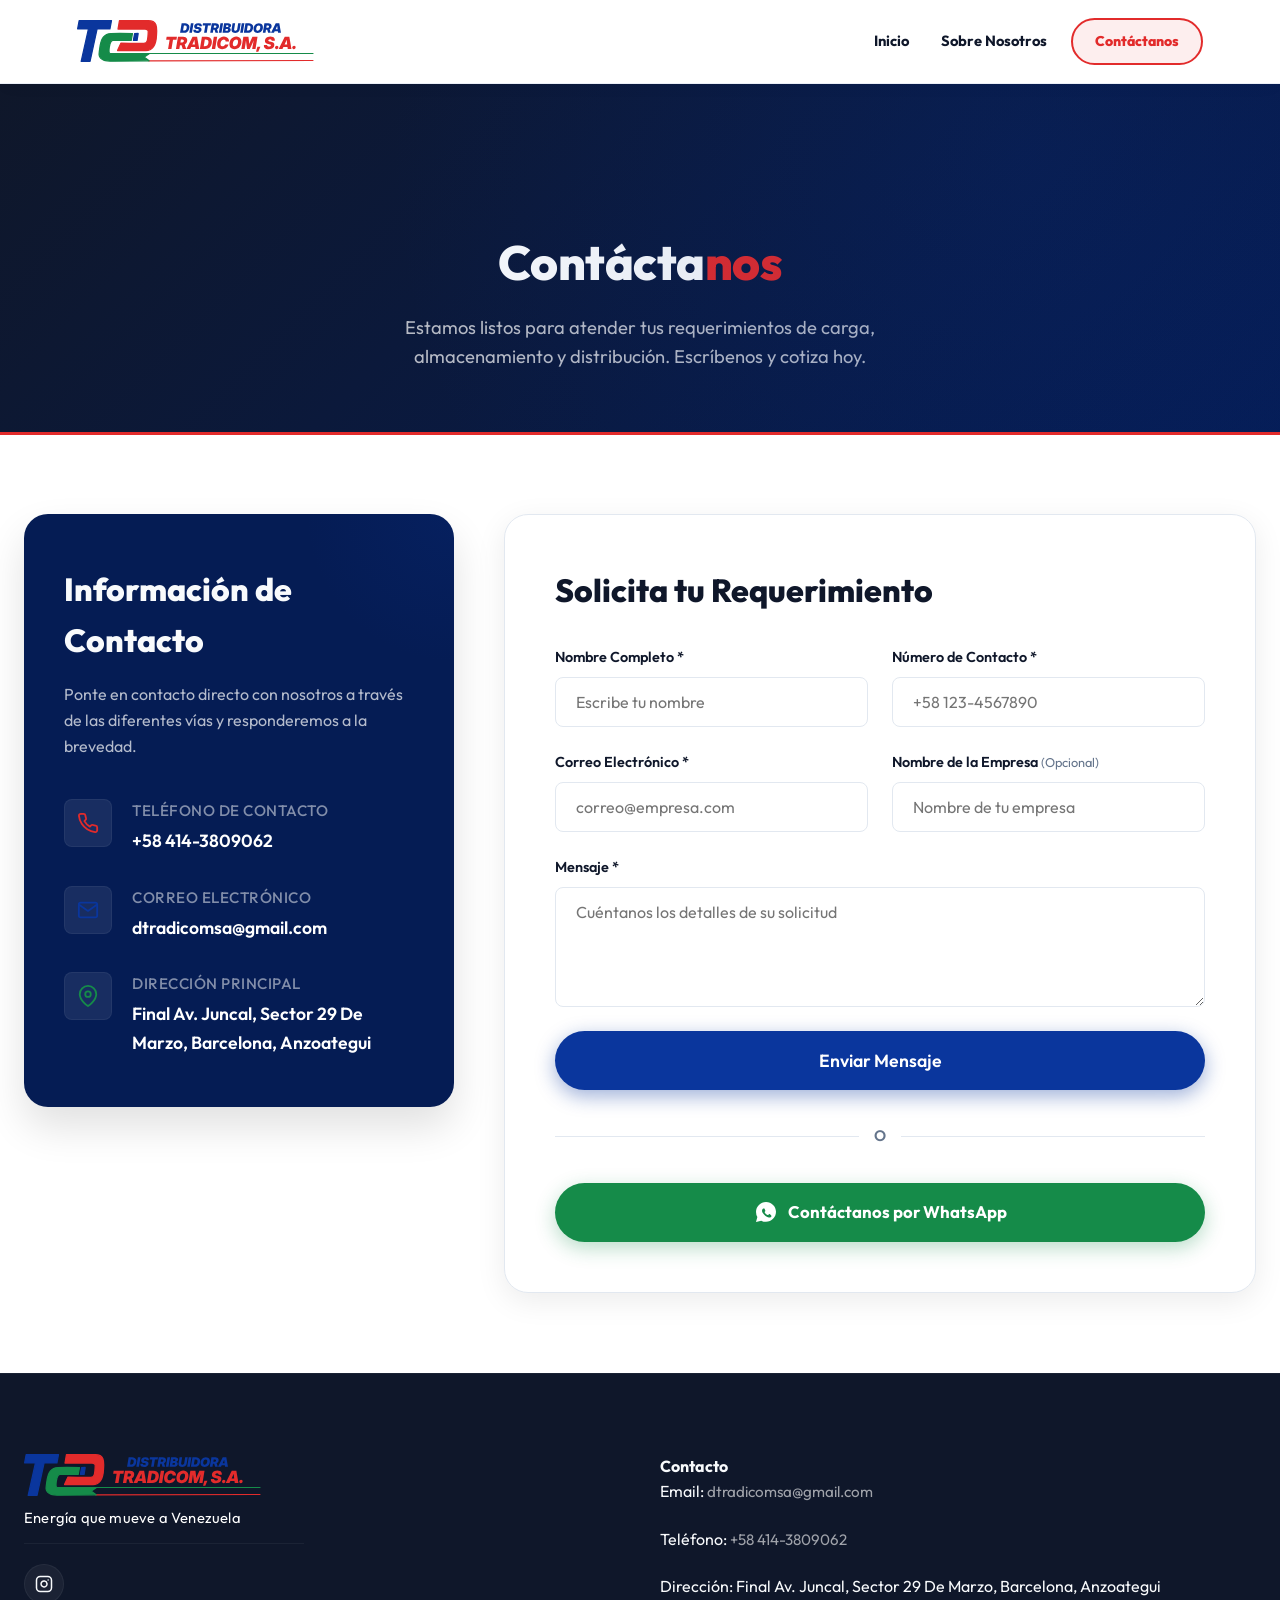
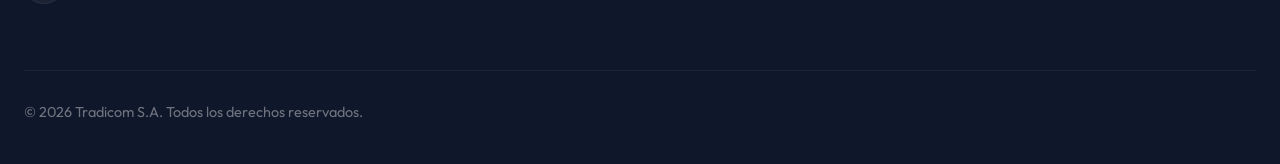
<file: contacto.html>
<!DOCTYPE html>
<html lang="es">
<head>
  <meta charset="UTF-8">
  <meta name="viewport" content="width=device-width, initial-scale=1.0">
  <title>Tradicom S.A. | Contáctanos - Cotizaciones y Atención al Cliente</title>
  <!-- Etiquetas Meta para SEO -->
  <meta name="description" content="Ponte en contacto con Tradicom S.A. Solicita cotizaciones para tu transporte terrestre y proyectos logísticos. Contáctanos también por WhatsApp.">
  <meta name="keywords" content="Tradicom, Contacto, Cotización, Teléfono, Correo, Almacén, Logística, Dirección, WhatsApp">
  <meta name="author" content="Tradicom S.A.">
  <!-- Enlace a la hoja de estilos compartida -->
  <link rel="stylesheet" href="style.css">
</head>
<body>



  <!-- Frosted Scandinavian Navigation (Hero 3 Element) -->
  <nav class="scandi-nav">
    <div class="scandi-logo">
      <a href="index.html"><img src="assets/tradicom_logo.svg" alt="Tradicom Distribuidora de Gasoil"></a>
    </div>
    <ul class="nav-links">
      <li><a href="index.html">Inicio</a></li>
      <li><a href="sobre-nosotros.html">Sobre Nosotros</a></li>
    </ul>
    <a href="contacto.html" class="btn-phone-capsule active" id="navContactBtn">
      <span>Contáctanos</span>
    </a>
    <button class="menu-toggle" aria-label="Abrir menú de navegación" id="menuToggleBtn">
      <span></span>
      <span></span>
      <span></span>
    </button>
  </nav>


  <!-- Banner Superior de Presentación de la Página -->
  <section class="page-banner reveal-on-scroll">
    <div class="container">
      <h1>Contácta<span>nos</span></h1>
      <p>Estamos listos para atender tus requerimientos de carga, almacenamiento y distribución. Escríbenos y cotiza hoy.</p>
    </div>
  </section>

  <!-- Sección de Formulario de Contacto y Datos de Oficina (Grid de 2 Columnas) -->
  <section id="contacto">
    <div class="container">
      <div class="contacto-grid">
        
        <!-- Columna Izquierda: Información Física y Virtual de la Empresa -->
        <div class="contacto-info reveal-left">
          <h3>Información de Contacto</h3>
          <p class="info-subtitle">Ponte en contacto directo con nosotros a través de las diferentes vías y responderemos a la brevedad.</p>
          
          <ul class="info-list">
            <!-- Teléfonos -->
            <li class="info-item">
              <div class="info-icon">
                <svg viewBox="0 0 24 24" fill="none" stroke="currentColor" stroke-width="2" stroke-linecap="round" stroke-linejoin="round">
                  <path d="M22 16.92v3a2 2 0 0 1-2.18 2 19.79 19.79 0 0 1-8.63-3.07 19.5 19.5 0 0 1-6-6 19.79 19.79 0 0 1-3.07-8.67A2 2 0 0 1 4.11 2h3a2 2 0 0 1 2 1.72 12.84 12.84 0 0 0 .7 2.81 2 2 0 0 1-.45 2.11L8.09 9.91a16 16 0 0 0 6 6l1.27-1.27a2 2 0 0 1 2.11-.45 12.84 12.84 0 0 0 2.81.7A2 2 0 0 1 22 16.92z"></path>
                </svg>
              </div>
              <div class="info-text">
                <h4>Teléfono de Contacto</h4>
                <p><a href="tel:+584143809062">+58 414-3809062</a></p>
              </div>
            </li>

            <!-- Correos electrónicos -->
            <li class="info-item">
              <div class="info-icon">
                <svg viewBox="0 0 24 24" fill="none" stroke="currentColor" stroke-width="2" stroke-linecap="round" stroke-linejoin="round">
                  <path d="M4 4h16c1.1 0 2 .9 2 2v12c0 1.1-.9 2-2 2H4c-1.1 0-2-.9-2-2V6c0-1.1.9-2 2-2z"></path>
                  <polyline points="22,6 12,13 2,6"></polyline>
                </svg>
              </div>
              <div class="info-text">
                <h4>Correo Electrónico</h4>
                <p><a href="mailto:dtradicomsa@gmail.com">dtradicomsa@gmail.com</a></p>
              </div>
            </li>

            <!-- Dirección Física -->
            <li class="info-item">
              <div class="info-icon">
                <svg viewBox="0 0 24 24" fill="none" stroke="currentColor" stroke-width="2" stroke-linecap="round" stroke-linejoin="round">
                  <path d="M21 10c0 7-9 13-9 13s-9-6-9-13a9 9 0 0 1 18 0z"></path>
                  <circle cx="12" cy="10" r="3"></circle>
                </svg>
              </div>
              <div class="info-text">
                <h4>Dirección Principal</h4>
                <p>Final Av. Juncal, Sector 29 De Marzo, Barcelona, Anzoategui</p>
              </div>
            </li>
          </ul>
        </div>

        <!-- Columna Derecha: Formulario Web y WhatsApp Corporativo -->
        <div class="contacto-form-container reveal-right">
          <h3>Solicita tu Requerimiento</h3>
          <form class="contacto-form" id="contactForm">
            <!-- Nombre y Teléfono -->
            <div class="form-row">
              <div class="form-group">
                <label for="name">Nombre Completo *</label>
                <input type="text" id="name" class="form-control" placeholder="Escribe tu nombre" required>
              </div>
              <div class="form-group">
                <label for="phone">Número de Contacto *</label>
                <input type="tel" id="phone" class="form-control" placeholder="+58 123-4567890" required>
              </div>
            </div>

            <!-- Correo y Nombre de Empresa -->
            <div class="form-row">
              <div class="form-group">
                <label for="email">Correo Electrónico *</label>
                <input type="email" id="email" class="form-control" placeholder="correo@empresa.com" required>
              </div>
              <div class="form-group">
                <label for="company">Nombre de la Empresa <span class="optional">(Opcional)</span></label>
                <input type="text" id="company" class="form-control" placeholder="Nombre de tu empresa">
              </div>
            </div>

            <!-- Caja de Texto Mensaje -->
            <div class="form-group">
              <label for="message">Mensaje *</label>
              <textarea id="message" class="form-control" placeholder="Cuéntanos los detalles de su solicitud" required></textarea>
            </div>

            <!-- Botón de Envío del Formulario -->
            <button type="submit" class="btn btn-primary" style="width: 100%; border: none; font-size: 1.1rem; padding: 18px;">Enviar Mensaje</button>
            
            <!-- Separador "O" -->
            <div class="separator-or">O</div>

            <!-- Botón del API de WhatsApp -->
            <a href="https://wa.me/584143809062" target="_blank" rel="noopener noreferrer" class="btn btn-whatsapp" id="whatsappBtn">
              <!-- WhatsApp SVG Oficial -->
              <svg viewBox="0 0 24 24" fill="currentColor">
                <path d="M12.012 2c-5.506 0-9.989 4.478-9.99 9.984a9.96 9.96 0 0 0 1.333 4.982L2 22l5.233-1.371a9.92 9.92 0 0 0 4.775 1.217h.004c5.505 0 9.989-4.478 9.99-9.984C22.007 6.478 17.521 2 12.012 2zm5.789 14.121c-.244.69-1.217 1.35-1.674 1.444-.457.096-.98.172-2.909-.592-2.467-.978-4.048-3.486-4.17-3.65-.123-.164-1.002-1.332-1.002-2.54 0-1.208.629-1.802.853-2.047.224-.246.488-.307.65-.307.163 0 .325.001.467.008.148.007.348-.056.544.42.196.475.672 1.638.73 1.76.059.12.098.262.019.42-.079.158-.12.257-.238.396-.118.14-.249.312-.354.418-.117.117-.239.245-.103.479.136.233.605 1.001 1.296 1.618.89.794 1.642 1.04 1.874 1.149.233.109.369.092.507-.067.137-.159.59-.687.748-.921.157-.234.315-.198.531-.118.217.08.1.373 1.37.943.118.058.197.089.256.187.06.1.06.574-.184 1.264z"/>
              </svg>
              Contáctanos por WhatsApp
            </a>
          </form>
        </div>

      </div>
    </div>
  </section>

  <!-- Footer Compartido -->
  <footer>
    <div class="container">
      <div class="footer-grid">
        <!-- Info de marca -->
        <div class="footer-brand">
          <div class="scandi-logo" style="margin-bottom: 0;">
            <a href="index.html"><img src="assets/tradicom_logo.svg" alt="Tradicom Distribuidora de Gasoil" style="height: 42px; width: auto; display: block;"></a>
          </div>
          <p class="footer-slogan">Energía que mueve a Venezuela</p>
          <div class="footer-brand-divider"></div>
          <div class="social-links">
            <a href="#" class="social-link" aria-label="Instagram">
              <svg viewBox="0 0 24 24" fill="none" stroke="currentColor" stroke-width="2" stroke-linecap="round" stroke-linejoin="round"><rect x="2" y="2" width="20" height="20" rx="5" ry="5"></rect><path d="M16 11.37A4 4 0 1 1 12.63 8 4 4 0 0 1 16 11.37z"></path><line x1="17.5" y1="6.5" x2="17.51" y2="6.5"></line></svg>
            </a>
          </div>
        </div>

        <!-- Contacto -->
        <div class="footer-contact">
          <h4>Contacto</h4>
          <ul class="footer-links" style="list-style: none; padding: 0;">
            <li style="margin-bottom: 10px;">Email: <a href="mailto:dtradicomsa@gmail.com">dtradicomsa@gmail.com</a></li>
            <li style="margin-bottom: 10px;">Teléfono: <a href="tel:+584143809062">+58 414-3809062</a></li>
            <li style="margin-bottom: 10px;">Dirección: Final Av. Juncal, Sector 29 De Marzo, Barcelona, Anzoategui</li>
          </ul>
        </div>
      </div>

      <!-- Derechos Reservados -->
      <div class="footer-bottom">
        <p>&copy; 2026 Tradicom S.A. Todos los derechos reservados.</p>
      </div>
    </div>
  </footer>

  <!-- Scripts -->
  <script src="script.js"></script>
</body>
</html>
</file>
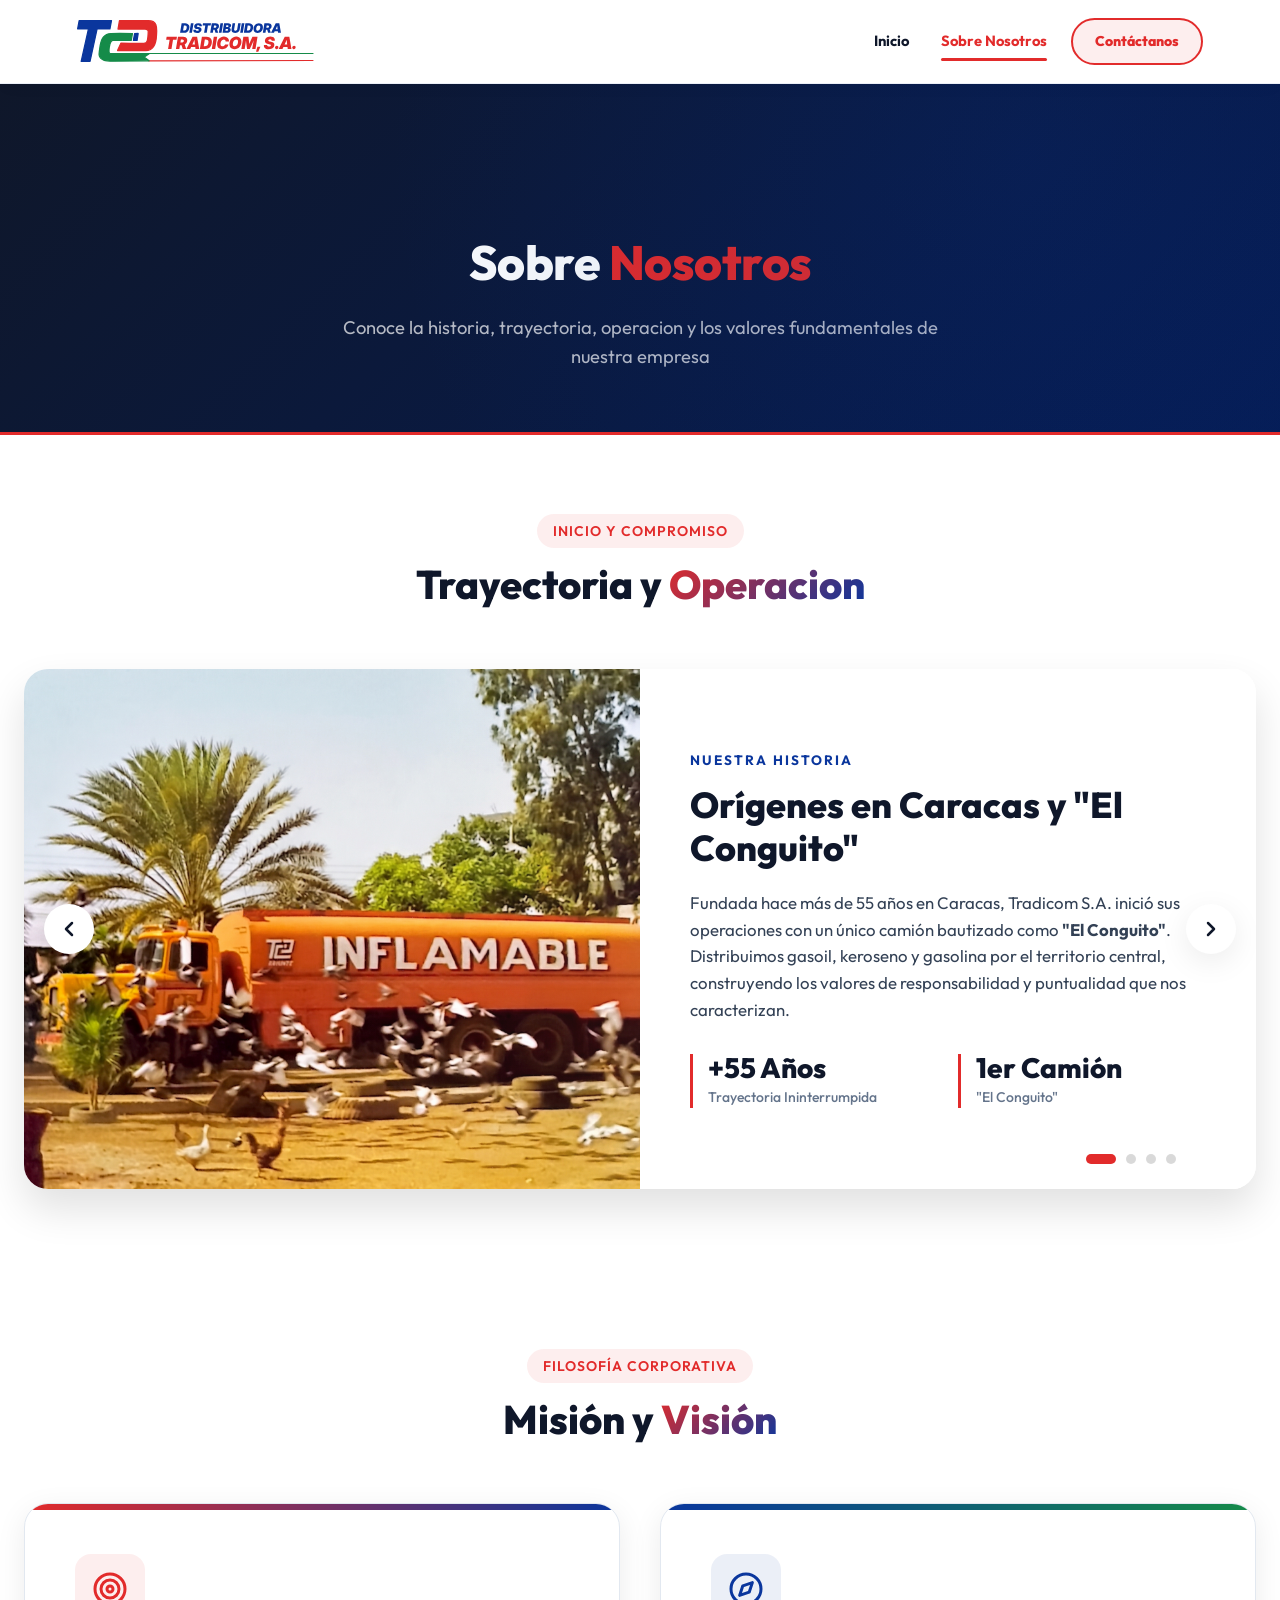
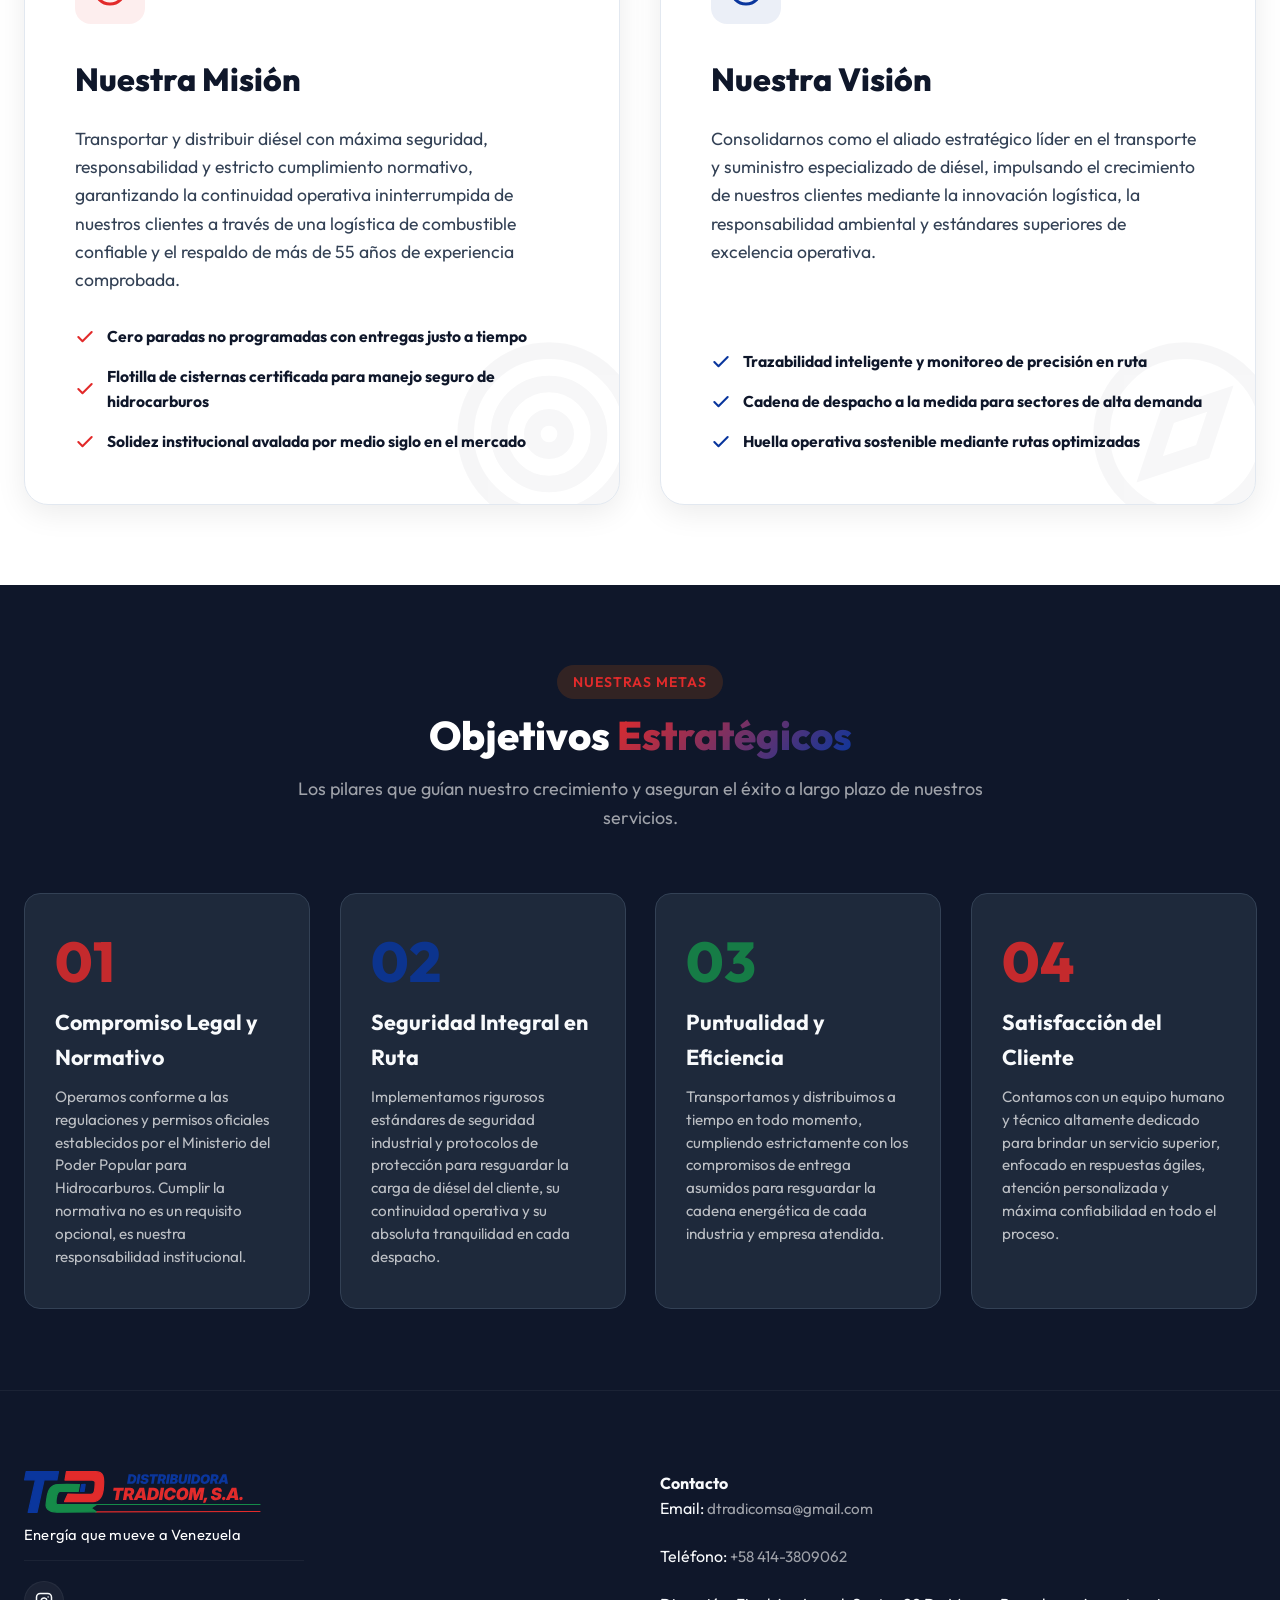
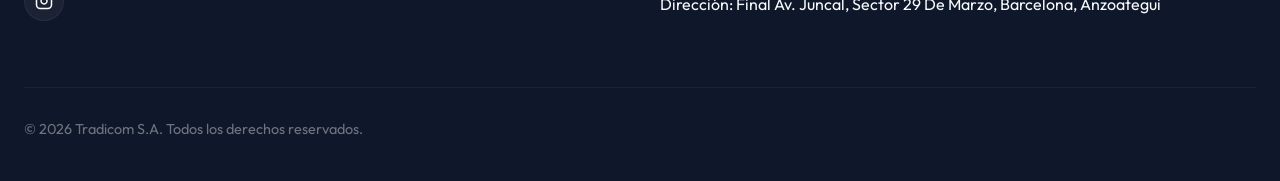
<file: sobre-nosotros.html>
<!DOCTYPE html>
<html lang="es">
<head>
  <meta charset="UTF-8">
  <meta name="viewport" content="width=device-width, initial-scale=1.0">
  <title>Tradicom S.A. | Sobre Nosotros - Nuestra Historia y Valores</title>
  <!-- Etiquetas Meta para SEO -->
  <meta name="description" content="Conoce la trayectoria de Tradicom S.A., nuestra infraestructura operativa, filosofía organizacional, misión, visión y objetivos estratégicos.">
  <meta name="keywords" content="Tradicom, Nosotros, Misión, Visión, Historia, Almacenamiento, Flota de Camiones, Logística, Objetivos">
  <meta name="author" content="Tradicom S.A.">
  <!-- Enlace a la hoja de estilos compartida -->
  <link rel="stylesheet" href="style.css">
</head>
<body>



  <!-- Frosted Scandinavian Navigation (Hero 3 Element) -->
  <nav class="scandi-nav">
    <div class="scandi-logo">
      <a href="index.html"><img src="assets/tradicom_logo.svg" alt="Tradicom Distribuidora de Gasoil"></a>
    </div>
    <ul class="nav-links">
      <li><a href="index.html">Inicio</a></li>
      <li><a href="sobre-nosotros.html" class="active">Sobre Nosotros</a></li>
    </ul>
    <a href="contacto.html" class="btn-phone-capsule" id="navContactBtn">
      <span>Contáctanos</span>
    </a>
    <button class="menu-toggle" aria-label="Abrir menú de navegación" id="menuToggleBtn">
      <span></span>
      <span></span>
      <span></span>
    </button>
  </nav>


  <!-- Banner Superior de Presentación de la Página -->
  <section class="page-banner reveal-on-scroll">
    <div class="container">
      <h1>Sobre <span>Nosotros</span></h1>
      <p>Conoce la historia, trayectoria, operacion y los valores fundamentales de nuestra empresa</p>
    </div>
  </section>

  <!-- Sección de Trayectoria, Infraestructura y Alianzas (Slider) -->
  <section id="detalles-nosotros">
    <div class="container">
      <div class="section-header reveal-on-scroll">
        <span class="tag">INICIO Y COMPROMISO</span>
        <h2>Trayectoria y <span>Operacion</span></h2>
      </div>

      <!-- Componente Slider/Carrusel Interactivo -->
      <div class="slider-container reveal-on-scroll">
        <div class="slider-wrapper">
          
          <!-- Diapositiva 1: Nuestra Historia (Inicios en Caracas) -->
          <div class="slide active">
            <div class="slide-image">
              <img src="assets/historia_1.png" alt="Orígenes de Tradicom S.A. en Caracas">
            </div>
            <div class="slide-content">
              <span class="slide-tag">Nuestra Historia</span>
              <h3>Orígenes en Caracas y "El Conguito"</h3>
              <p>Fundada hace más de 55 años en Caracas, Tradicom S.A. inició sus operaciones con un único camión bautizado como <strong>"El Conguito"</strong>. Distribuimos gasoil, keroseno y gasolina por el territorio central, construyendo los valores de responsabilidad y puntualidad que nos caracterizan.</p>
              <div class="slide-stats">
                <div class="stat-item">
                  <div class="stat-number">+55 Años</div>
                  <div class="stat-label">Trayectoria Ininterrumpida</div>
                </div>
                <div class="stat-item">
                  <div class="stat-number">1er Camión</div>
                  <div class="stat-label">"El Conguito"</div>
                </div>
              </div>
            </div>
          </div>

          <!-- Diapositiva 2: Nuestra Historia (Evolución en Anzoátegui) -->
          <div class="slide">
            <div class="slide-image">
              <img src="assets/historia_2.png" alt="Operación especializada en gasoil en Anzoátegui">
            </div>
            <div class="slide-content">
              <span class="slide-tag">Nuestra Historia</span>
              <h3>Especialistas Líderes en Diésel</h3>
              <p>Trasladamos nuestra sede principal al estado Anzoátegui para responder a las exigencias energéticas e industriales del país. Consolidamos nuestra infraestructura especializándonos exclusivamente en el transporte y suministro de diésel para industrias, flotas y sector agrícola.</p>
              <div class="slide-stats">
                <div class="stat-item">
                  <div class="stat-number">Anzoátegui</div>
                  <div class="stat-label">Sede Operativa Principal</div>
                </div>
                <div class="stat-item">
                  <div class="stat-number">100% Diésel</div>
                  <div class="stat-label">Especialización Industrial</div>
                </div>
              </div>
            </div>
          </div>

          <!-- Diapositiva 3: Infraestructura -->
          <div class="slide">
            <div class="slide-image">
              <img src="assets/infra.jpeg" alt="Flota de cisternas, tanques de almacenamiento y personal de Tradicom S.A.">
            </div>
            <div class="slide-content">
              <span class="slide-tag">Infraestructura</span>
              <h3>Flota, Tanques y Equipo Técnico</h3>
              <p>Contamos con una moderna flota cisterna para transporte pesado, tanques industriales de almacenamiento estratégico y sistemas de bombeo de precisión. Un equipo humano administrativo y operativo altamente capacitado garantiza una logística segura, eficiente y fluida.</p>
              <div class="slide-stats">
                <div class="stat-item">
                  <div class="stat-number">Flota & Tanques</div>
                  <div class="stat-label">Equipamiento de Alta Capacidad</div>
                </div>
                <div class="stat-item">
                  <div class="stat-number">Equipo Experto</div>
                  <div class="stat-label">Personal Operativo y Administrativo</div>
                </div>
              </div>
            </div>
          </div>

          <!-- Diapositiva 4: Nuestros Clientes -->
          <div class="slide">
            <div class="slide-image">
              <img src="assets/clientes.jpg" alt="Compromiso y satisfacción de clientes de Tradicom S.A.">
            </div>
            <div class="slide-content">
              <span class="slide-tag">Nuestros Clientes</span>
              <h3>Compromiso y Confianza de Nuestros Clientes</h3>
              <p>Atendemos a una amplia red de clientes industriales y corporativos con un compromiso total. Mantenemos un 100% de eficiencia operativa en el suministro energético, asegurando la continuidad de sus procesos con el más alto grado de satisfacción.</p>
              <div class="slide-stats">
                <div class="stat-item">
                  <div class="stat-number">100% Eficiencia</div>
                  <div class="stat-label">Continuidad Energética Garantizada</div>
                </div>
                <div class="stat-item">
                  <div class="stat-number">+120 Clientes</div>
                  <div class="stat-label">Empresas e Industrias Atendidas</div>
                </div>
              </div>
            </div>
          </div>

        </div>

        <!-- Botones de Control de Navegación del Slider -->
        <button class="slider-control slider-control-prev" aria-label="Anterior">
          <svg width="24" height="24" viewBox="0 0 24 24" fill="none" stroke="currentColor" stroke-width="2.5" stroke-linecap="round" stroke-linejoin="round"><polyline points="15 18 9 12 15 6"></polyline></svg>
        </button>
        <button class="slider-control slider-control-next" aria-label="Siguiente">
          <svg width="24" height="24" viewBox="0 0 24 24" fill="none" stroke="currentColor" stroke-width="2.5" stroke-linecap="round" stroke-linejoin="round"><polyline points="9 18 15 12 9 6"></polyline></svg>
        </button>

        <!-- Indicadores de Puntos del Slider -->
        <div class="slider-dots"></div>
      </div>
    </div>
  </section>

  <!-- Sección: Filosofía Organizacional (Misión y Visión) -->
  <section id="filosofia" class="section-bg-alt" style="position: relative;">
    <div class="container">
      <div class="section-header reveal-on-scroll">
        <span class="tag">FILOSOFÍA CORPORATIVA</span>
        <h2>Misión y <span>Visión</span></h2>
      </div>

      <div class="filosofia-grid">
        <!-- Misión -->
        <div class="filosofia-card mision reveal-left">
          <div class="filosofia-icon-container">
            <svg viewBox="0 0 24 24" fill="none" stroke="currentColor" stroke-width="2" stroke-linecap="round" stroke-linejoin="round">
              <circle cx="12" cy="12" r="10"></circle>
              <circle cx="12" cy="12" r="6"></circle>
              <circle cx="12" cy="12" r="2"></circle>
            </svg>
          </div>
          <h3>Nuestra Misión</h3>
          <p>Transportar y distribuir diésel con máxima seguridad, responsabilidad y estricto cumplimiento normativo, garantizando la continuidad operativa ininterrumpida de nuestros clientes a través de una logística de combustible confiable y el respaldo de más de 55 años de experiencia comprobada.</p>
          <div class="filosofia-pillars">
            <div class="pillar-item">
              <svg viewBox="0 0 24 24" fill="none" stroke="currentColor" stroke-width="2.5" stroke-linecap="round" stroke-linejoin="round"><polyline points="20 6 9 17 4 12"></polyline></svg>
              Cero paradas no programadas con entregas justo a tiempo
            </div>
            <div class="pillar-item">
              <svg viewBox="0 0 24 24" fill="none" stroke="currentColor" stroke-width="2.5" stroke-linecap="round" stroke-linejoin="round"><polyline points="20 6 9 17 4 12"></polyline></svg>
              Flotilla de cisternas certificada para manejo seguro de hidrocarburos
            </div>
            <div class="pillar-item">
              <svg viewBox="0 0 24 24" fill="none" stroke="currentColor" stroke-width="2.5" stroke-linecap="round" stroke-linejoin="round"><polyline points="20 6 9 17 4 12"></polyline></svg>
              Solidez institucional avalada por medio siglo en el mercado
            </div>
          </div>
          <!-- Watermark decorativo SVG -->
          <svg class="filosofia-watermark" viewBox="0 0 24 24" fill="none" stroke="currentColor" stroke-width="2">
            <circle cx="12" cy="12" r="10"></circle>
            <circle cx="12" cy="12" r="6"></circle>
            <circle cx="12" cy="12" r="2"></circle>
          </svg>
        </div>

        <!-- Visión -->
        <div class="filosofia-card vision reveal-right">
          <div class="filosofia-icon-container">
            <svg viewBox="0 0 24 24" fill="none" stroke="currentColor" stroke-width="2" stroke-linecap="round" stroke-linejoin="round">
              <circle cx="12" cy="12" r="10"></circle>
              <polygon points="16.24 7.76 14.12 14.12 7.76 16.24 9.88 9.88 16.24 7.76"></polygon>
            </svg>
          </div>
          <h3>Nuestra Visión</h3>
          <p>Consolidarnos como el aliado estratégico líder en el transporte y suministro especializado de diésel, impulsando el crecimiento de nuestros clientes mediante la innovación logística, la responsabilidad ambiental y estándares superiores de excelencia operativa.</p>
          <div class="filosofia-pillars">
            <div class="pillar-item">
              <svg viewBox="0 0 24 24" fill="none" stroke="currentColor" stroke-width="2.5" stroke-linecap="round" stroke-linejoin="round"><polyline points="20 6 9 17 4 12"></polyline></svg>
              Trazabilidad inteligente y monitoreo de precisión en ruta
            </div>
            <div class="pillar-item">
              <svg viewBox="0 0 24 24" fill="none" stroke="currentColor" stroke-width="2.5" stroke-linecap="round" stroke-linejoin="round"><polyline points="20 6 9 17 4 12"></polyline></svg>
              Cadena de despacho a la medida para sectores de alta demanda
            </div>
            <div class="pillar-item">
              <svg viewBox="0 0 24 24" fill="none" stroke="currentColor" stroke-width="2.5" stroke-linecap="round" stroke-linejoin="round"><polyline points="20 6 9 17 4 12"></polyline></svg>
              Huella operativa sostenible mediante rutas optimizadas
            </div>
          </div>
          <!-- Watermark decorativo SVG -->
          <svg class="filosofia-watermark" viewBox="0 0 24 24" fill="none" stroke="currentColor" stroke-width="2">
            <circle cx="12" cy="12" r="10"></circle>
            <polygon points="16.24 7.76 14.12 14.12 7.76 16.24 9.88 9.88 16.24 7.76"></polygon>
          </svg>
        </div>
      </div>
    </div>
  </section>

  <!-- Sección: Objetivos Estratégicos -->
  <section id="objetivos" style="background-color: var(--bg-dark); color: var(--text-light);">
    <div class="container">
      <div class="section-header reveal-on-scroll">
        <span class="tag" style="background-color: rgba(255,107,0,0.15);">Nuestras Metas</span>
        <h2 style="color: var(--primary-white);">Objetivos <span>Estratégicos</span></h2>
        <p style="color: rgba(255,255,255,0.6);">Los pilares que guían nuestro crecimiento y aseguran el éxito a largo plazo de nuestros servicios.</p>
      </div>

      <div class="objetivos-grid">
        <!-- Objetivo 1 -->
        <div class="objetivo-card reveal-on-scroll reveal-delay-1">
          <div class="objetivo-number">01</div>
          <h3>Compromiso Legal y Normativo</h3>
          <p>Operamos conforme a las regulaciones y permisos oficiales establecidos por el Ministerio del Poder Popular para Hidrocarburos. Cumplir la normativa no es un requisito opcional, es nuestra responsabilidad institucional.</p>
        </div>

        <!-- Objetivo 2 -->
        <div class="objetivo-card reveal-on-scroll reveal-delay-2">
          <div class="objetivo-number">02</div>
          <h3>Seguridad Integral en Ruta</h3>
          <p>Implementamos rigurosos estándares de seguridad industrial y protocolos de protección para resguardar la carga de diésel del cliente, su continuidad operativa y su absoluta tranquilidad en cada despacho.</p>
        </div>

        <!-- Objetivo 3 -->
        <div class="objetivo-card reveal-on-scroll reveal-delay-3">
          <div class="objetivo-number">03</div>
          <h3>Puntualidad y Eficiencia</h3>
          <p>Transportamos y distribuimos a tiempo en todo momento, cumpliendo estrictamente con los compromisos de entrega asumidos para resguardar la cadena energética de cada industria y empresa atendida.</p>
        </div>

        <!-- Objetivo 4 -->
        <div class="objetivo-card reveal-on-scroll reveal-delay-4">
          <div class="objetivo-number">04</div>
          <h3>Satisfacción del Cliente</h3>
          <p>Contamos con un equipo humano y técnico altamente dedicado para brindar un servicio superior, enfocado en respuestas ágiles, atención personalizada y máxima confiabilidad en todo el proceso.</p>
        </div>
      </div>
    </div>
  </section>

  <!-- Footer Compartido -->
  <footer>
    <div class="container">
      <div class="footer-grid">
        <!-- Info de marca -->
        <div class="footer-brand">
          <div class="scandi-logo" style="margin-bottom: 0;">
            <a href="index.html"><img src="assets/tradicom_logo.svg" alt="Tradicom Distribuidora de Gasoil" style="height: 42px; width: auto; display: block;"></a>
          </div>
          <p class="footer-slogan">Energía que mueve a Venezuela</p>
          <div class="footer-brand-divider"></div>
          <div class="social-links">
            <a href="#" class="social-link" aria-label="Instagram">
              <svg viewBox="0 0 24 24" fill="none" stroke="currentColor" stroke-width="2" stroke-linecap="round" stroke-linejoin="round"><rect x="2" y="2" width="20" height="20" rx="5" ry="5"></rect><path d="M16 11.37A4 4 0 1 1 12.63 8 4 4 0 0 1 16 11.37z"></path><line x1="17.5" y1="6.5" x2="17.51" y2="6.5"></line></svg>
            </a>
          </div>
        </div>

        <!-- Contacto -->
        <div class="footer-contact">
          <h4>Contacto</h4>
          <ul class="footer-links" style="list-style: none; padding: 0;">
            <li style="margin-bottom: 10px;">Email: <a href="mailto:dtradicomsa@gmail.com">dtradicomsa@gmail.com</a></li>
            <li style="margin-bottom: 10px;">Teléfono: <a href="tel:+584143809062">+58 414-3809062</a></li>
            <li style="margin-bottom: 10px;">Dirección: Final Av. Juncal, Sector 29 De Marzo, Barcelona, Anzoategui</li>
          </ul>
        </div>
      </div>

      <!-- Derechos Reservados -->
      <div class="footer-bottom">
        <p>&copy; 2026 Tradicom S.A. Todos los derechos reservados.</p>
      </div>
    </div>
  </footer>

  <!-- Scripts -->
  <script src="script.js"></script>
</body>
</html>
</file>
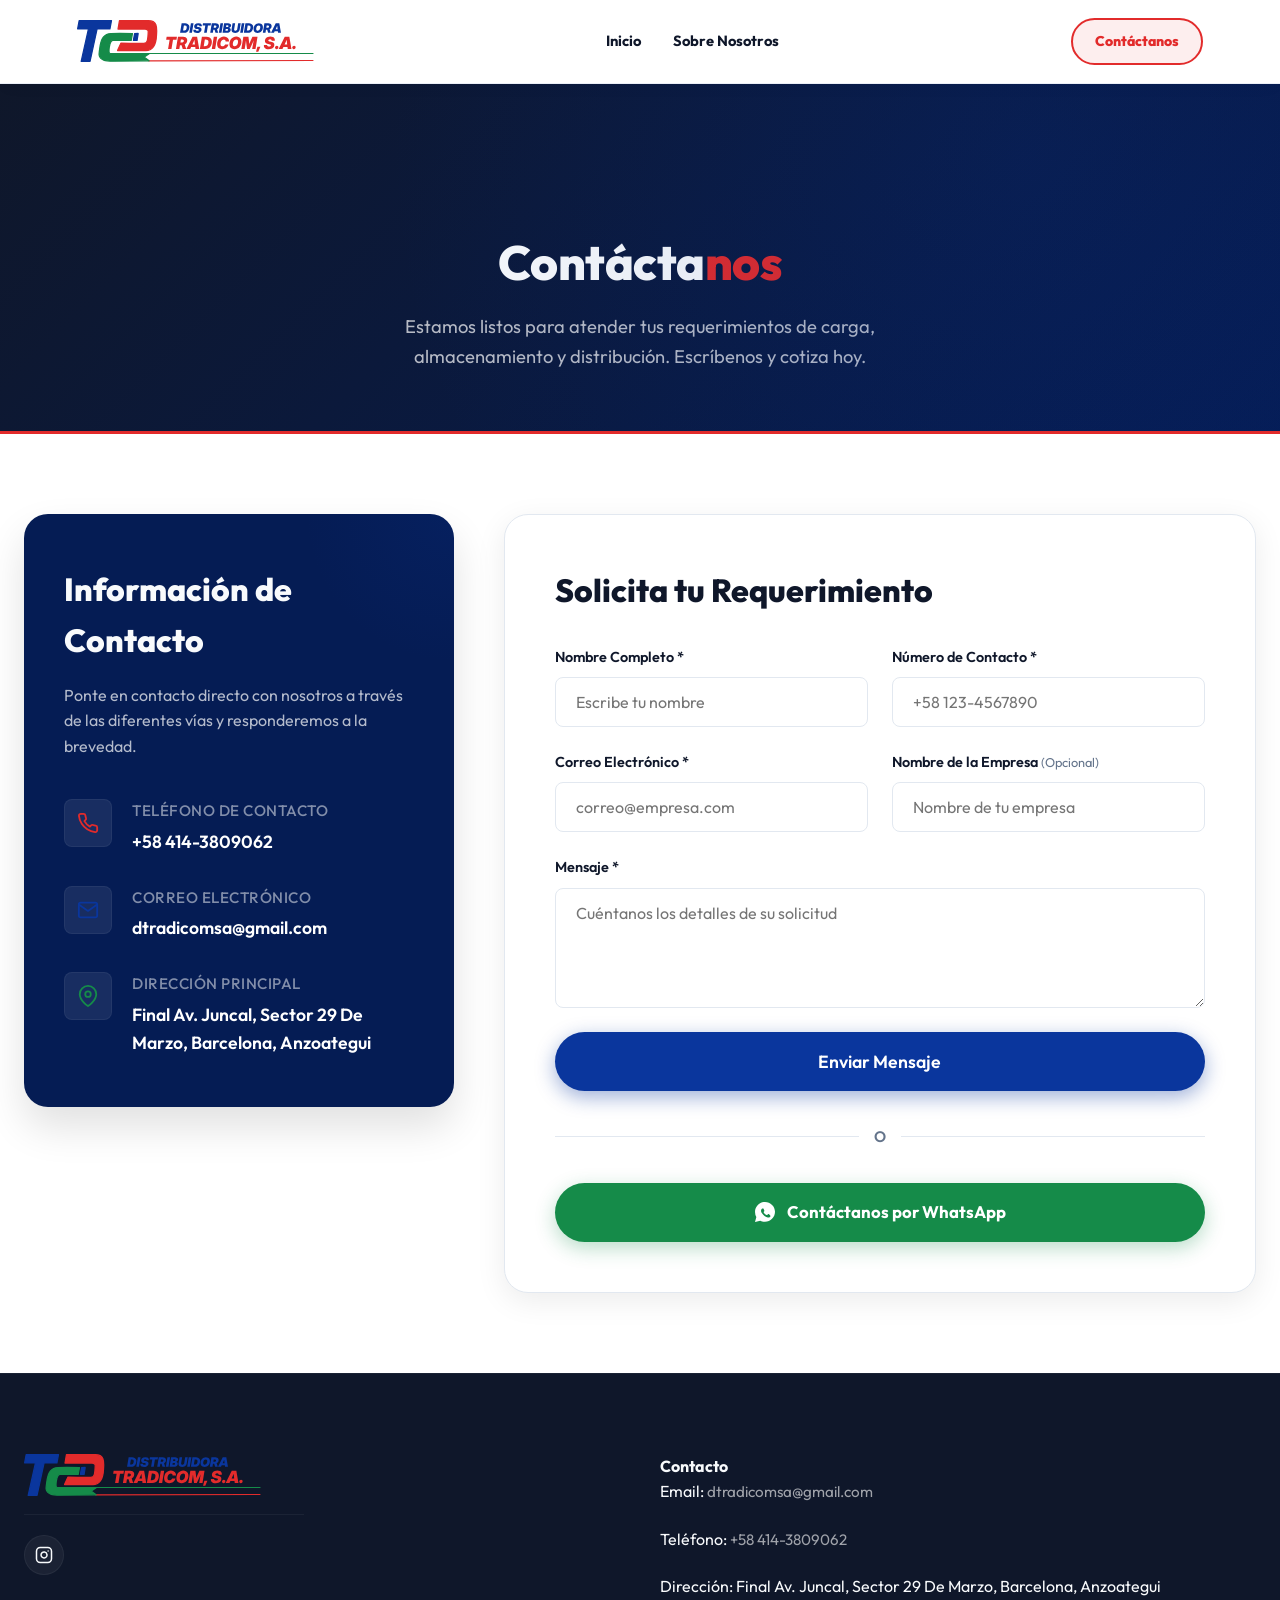
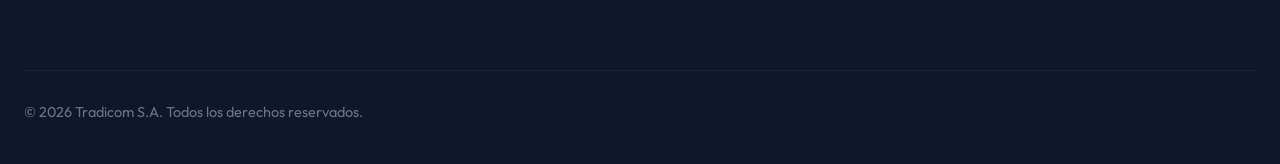
<file: scratch/repo_extracted/Three-way-page-main/contacto.html>
<!DOCTYPE html>
<html lang="es">
<head>
  <meta charset="UTF-8">
  <meta name="viewport" content="width=device-width, initial-scale=1.0">
  <title>Tradicom S.A. | Contáctanos - Cotizaciones y Atención al Cliente</title>
  <!-- Etiquetas Meta para SEO -->
  <meta name="description" content="Ponte en contacto con Tradicom S.A. Solicita cotizaciones para tu transporte terrestre y proyectos logísticos. Contáctanos también por WhatsApp.">
  <meta name="keywords" content="Tradicom, Contacto, Cotización, Teléfono, Correo, Almacén, Logística, Dirección, WhatsApp">
  <meta name="author" content="Tradicom S.A.">
  <!-- Enlace a la hoja de estilos compartida -->
  <link rel="stylesheet" href="style.css">
</head>
<body>



  <!-- Frosted Scandinavian Navigation (Hero 3 Element) -->
  <nav class="scandi-nav">
    <div class="scandi-logo">
      <a href="index.html"><img src="assets/tradicom_logo.svg" alt="Tradicom Distribuidora de Gasoil"></a>
    </div>
    <ul class="nav-links">
      <li><a href="index.html">Inicio</a></li>
      <li><a href="sobre-nosotros.html">Sobre Nosotros</a></li>
    </ul>
    <a href="contacto.html" class="btn-phone-capsule active" id="navContactBtn">
      <span>Contáctanos</span>
    </a>
    <button class="menu-toggle" aria-label="Abrir menú de navegación" id="menuToggleBtn">
      <span></span>
      <span></span>
      <span></span>
    </button>
  </nav>


  <!-- Banner Superior de Presentación de la Página -->
  <section class="page-banner">
    <div class="container">
      <h1>Contácta<span>nos</span></h1>
      <p>Estamos listos para atender tus requerimientos de carga, almacenamiento y distribución. Escríbenos y cotiza hoy.</p>
    </div>
  </section>

  <!-- Sección de Formulario de Contacto y Datos de Oficina (Grid de 2 Columnas) -->
  <section id="contacto">
    <div class="container">
      <div class="contacto-grid">
        
        <!-- Columna Izquierda: Información Física y Virtual de la Empresa -->
        <div class="contacto-info">
          <h3>Información de Contacto</h3>
          <p class="info-subtitle">Ponte en contacto directo con nosotros a través de las diferentes vías y responderemos a la brevedad.</p>
          
          <ul class="info-list">
            <!-- Teléfonos -->
            <li class="info-item">
              <div class="info-icon">
                <svg viewBox="0 0 24 24" fill="none" stroke="currentColor" stroke-width="2" stroke-linecap="round" stroke-linejoin="round">
                  <path d="M22 16.92v3a2 2 0 0 1-2.18 2 19.79 19.79 0 0 1-8.63-3.07 19.5 19.5 0 0 1-6-6 19.79 19.79 0 0 1-3.07-8.67A2 2 0 0 1 4.11 2h3a2 2 0 0 1 2 1.72 12.84 12.84 0 0 0 .7 2.81 2 2 0 0 1-.45 2.11L8.09 9.91a16 16 0 0 0 6 6l1.27-1.27a2 2 0 0 1 2.11-.45 12.84 12.84 0 0 0 2.81.7A2 2 0 0 1 22 16.92z"></path>
                </svg>
              </div>
              <div class="info-text">
                <h4>Teléfono de Contacto</h4>
                <p><a href="tel:+584143809062">+58 414-3809062</a></p>
              </div>
            </li>

            <!-- Correos electrónicos -->
            <li class="info-item">
              <div class="info-icon">
                <svg viewBox="0 0 24 24" fill="none" stroke="currentColor" stroke-width="2" stroke-linecap="round" stroke-linejoin="round">
                  <path d="M4 4h16c1.1 0 2 .9 2 2v12c0 1.1-.9 2-2 2H4c-1.1 0-2-.9-2-2V6c0-1.1.9-2 2-2z"></path>
                  <polyline points="22,6 12,13 2,6"></polyline>
                </svg>
              </div>
              <div class="info-text">
                <h4>Correo Electrónico</h4>
                <p><a href="mailto:dtradicomsa@gmail.com">dtradicomsa@gmail.com</a></p>
              </div>
            </li>

            <!-- Dirección Física -->
            <li class="info-item">
              <div class="info-icon">
                <svg viewBox="0 0 24 24" fill="none" stroke="currentColor" stroke-width="2" stroke-linecap="round" stroke-linejoin="round">
                  <path d="M21 10c0 7-9 13-9 13s-9-6-9-13a9 9 0 0 1 18 0z"></path>
                  <circle cx="12" cy="10" r="3"></circle>
                </svg>
              </div>
              <div class="info-text">
                <h4>Dirección Principal</h4>
                <p>Final Av. Juncal, Sector 29 De Marzo, Barcelona, Anzoategui</p>
              </div>
            </li>
          </ul>
        </div>

        <!-- Columna Derecha: Formulario Web y WhatsApp Corporativo -->
        <div class="contacto-form-container">
          <h3>Solicita tu Requerimiento</h3>
          <form class="contacto-form" id="contactForm">
            <!-- Nombre y Teléfono -->
            <div class="form-row">
              <div class="form-group">
                <label for="name">Nombre Completo *</label>
                <input type="text" id="name" class="form-control" placeholder="Escribe tu nombre" required>
              </div>
              <div class="form-group">
                <label for="phone">Número de Contacto *</label>
                <input type="tel" id="phone" class="form-control" placeholder="+58 123-4567890" required>
              </div>
            </div>

            <!-- Correo y Nombre de Empresa -->
            <div class="form-row">
              <div class="form-group">
                <label for="email">Correo Electrónico *</label>
                <input type="email" id="email" class="form-control" placeholder="correo@empresa.com" required>
              </div>
              <div class="form-group">
                <label for="company">Nombre de la Empresa <span class="optional">(Opcional)</span></label>
                <input type="text" id="company" class="form-control" placeholder="Nombre de tu empresa">
              </div>
            </div>

            <!-- Caja de Texto Mensaje -->
            <div class="form-group">
              <label for="message">Mensaje *</label>
              <textarea id="message" class="form-control" placeholder="Cuéntanos los detalles de su solicitud" required></textarea>
            </div>

            <!-- Botón de Envío del Formulario -->
            <button type="submit" class="btn btn-primary" style="width: 100%; border: none; font-size: 1.1rem; padding: 18px;">Enviar Mensaje</button>
            
            <!-- Separador "O" -->
            <div class="separator-or">O</div>

            <!-- Botón del API de WhatsApp -->
            <a href="https://wa.me/584143809062" target="_blank" rel="noopener noreferrer" class="btn btn-whatsapp" id="whatsappBtn">
              <!-- WhatsApp SVG Oficial -->
              <svg viewBox="0 0 24 24" fill="currentColor">
                <path d="M12.012 2c-5.506 0-9.989 4.478-9.99 9.984a9.96 9.96 0 0 0 1.333 4.982L2 22l5.233-1.371a9.92 9.92 0 0 0 4.775 1.217h.004c5.505 0 9.989-4.478 9.99-9.984C22.007 6.478 17.521 2 12.012 2zm5.789 14.121c-.244.69-1.217 1.35-1.674 1.444-.457.096-.98.172-2.909-.592-2.467-.978-4.048-3.486-4.17-3.65-.123-.164-1.002-1.332-1.002-2.54 0-1.208.629-1.802.853-2.047.224-.246.488-.307.65-.307.163 0 .325.001.467.008.148.007.348-.056.544.42.196.475.672 1.638.73 1.76.059.12.098.262.019.42-.079.158-.12.257-.238.396-.118.14-.249.312-.354.418-.117.117-.239.245-.103.479.136.233.605 1.001 1.296 1.618.89.794 1.642 1.04 1.874 1.149.233.109.369.092.507-.067.137-.159.59-.687.748-.921.157-.234.315-.198.531-.118.217.08.1.373 1.37.943.118.058.197.089.256.187.06.1.06.574-.184 1.264z"/>
              </svg>
              Contáctanos por WhatsApp
            </a>
          </form>
        </div>

      </div>
    </div>
  </section>

  <!-- Footer Compartido -->
  <footer>
    <div class="container">
      <div class="footer-grid">
        <!-- Info de marca -->
        <div class="footer-brand">
          <div class="scandi-logo" style="margin-bottom: 0;">
            <a href="index.html"><img src="assets/tradicom_logo.svg" alt="Tradicom Distribuidora de Gasoil" style="height: 42px; width: auto; display: block;"></a>
          </div>
          <div class="footer-brand-divider"></div>
          <div class="social-links">
            <a href="#" class="social-link" aria-label="Instagram">
              <svg viewBox="0 0 24 24" fill="none" stroke="currentColor" stroke-width="2" stroke-linecap="round" stroke-linejoin="round"><rect x="2" y="2" width="20" height="20" rx="5" ry="5"></rect><path d="M16 11.37A4 4 0 1 1 12.63 8 4 4 0 0 1 16 11.37z"></path><line x1="17.5" y1="6.5" x2="17.51" y2="6.5"></line></svg>
            </a>
          </div>
        </div>

        <!-- Contacto -->
        <div class="footer-contact">
          <h4>Contacto</h4>
          <ul class="footer-links" style="list-style: none; padding: 0;">
            <li style="margin-bottom: 10px;">Email: <a href="mailto:dtradicomsa@gmail.com">dtradicomsa@gmail.com</a></li>
            <li style="margin-bottom: 10px;">Teléfono: <a href="tel:+584143809062">+58 414-3809062</a></li>
            <li style="margin-bottom: 10px;">Dirección: Final Av. Juncal, Sector 29 De Marzo, Barcelona, Anzoategui</li>
          </ul>
        </div>
      </div>

      <!-- Derechos Reservados -->
      <div class="footer-bottom">
        <p>&copy; 2026 Tradicom S.A. Todos los derechos reservados.</p>
      </div>
    </div>
  </footer>

  <!-- Scripts -->
  <script src="script.js"></script>
</body>
</html>
</file>
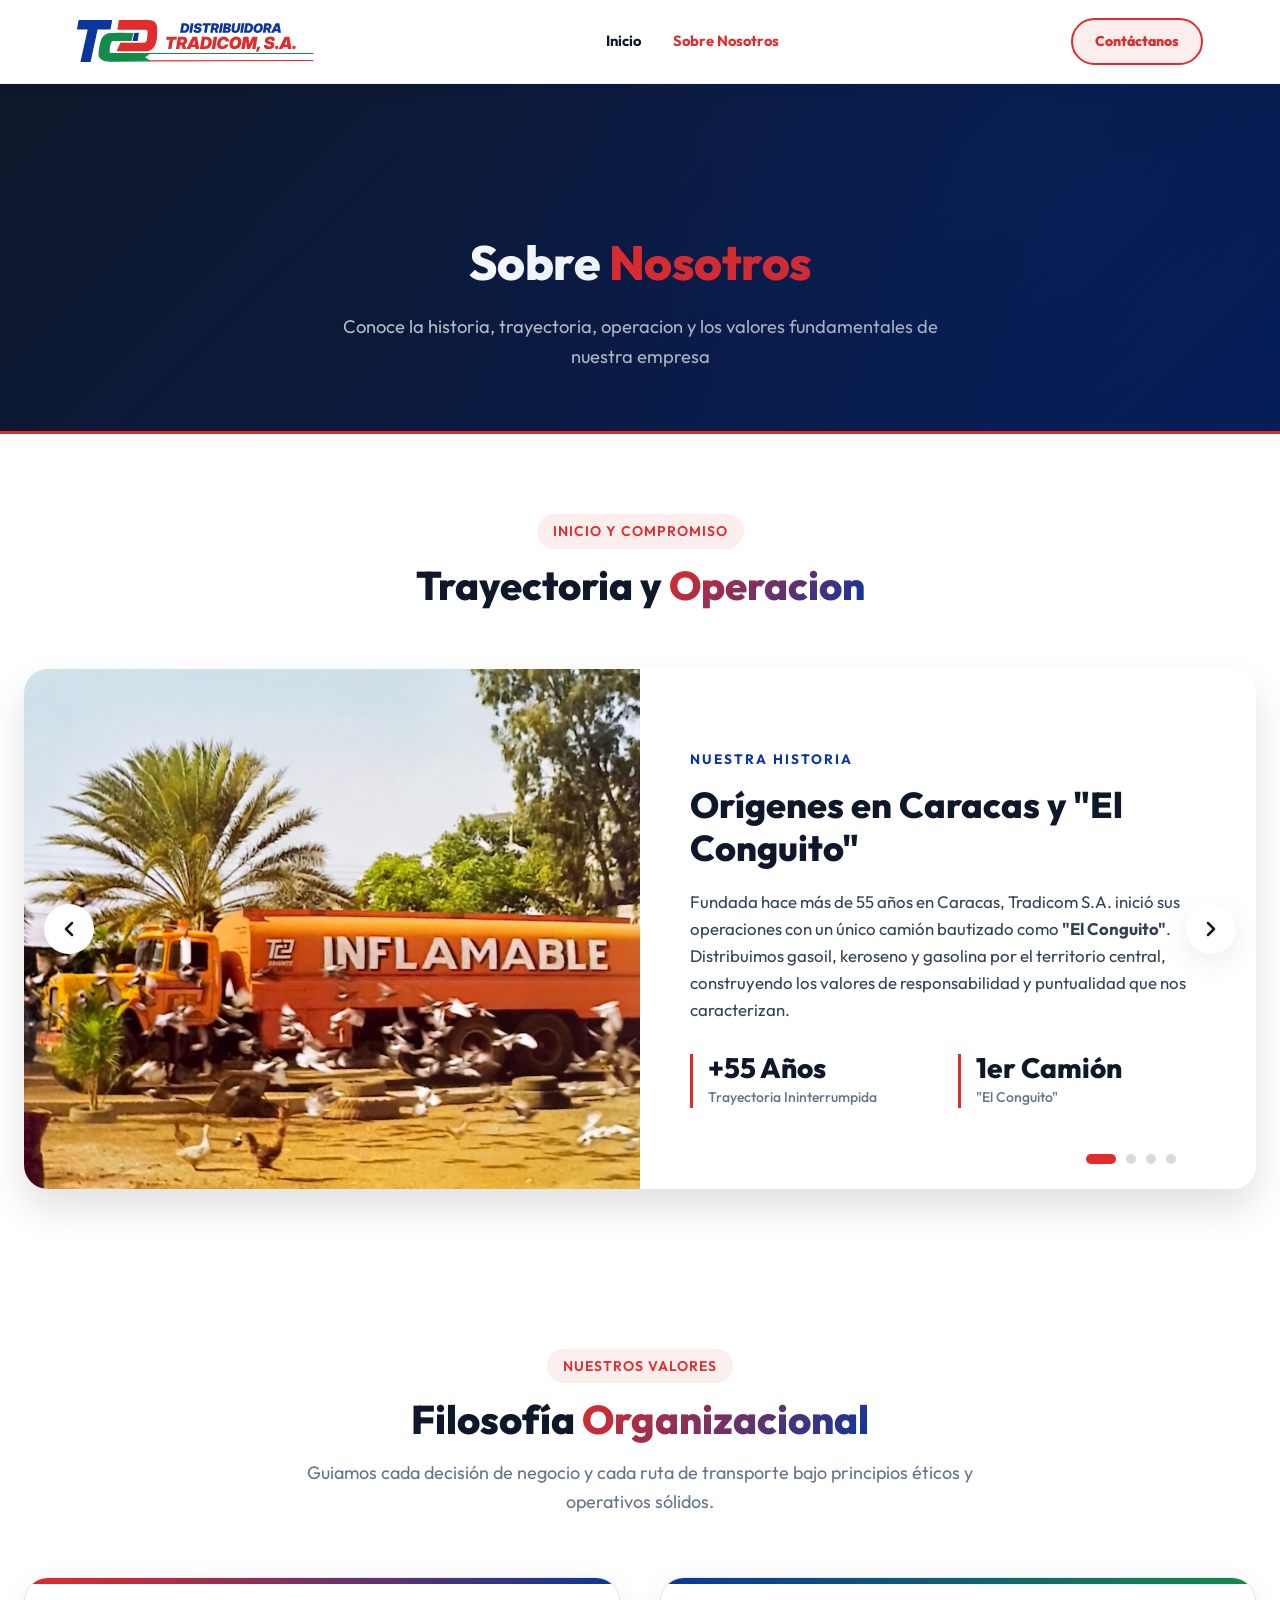
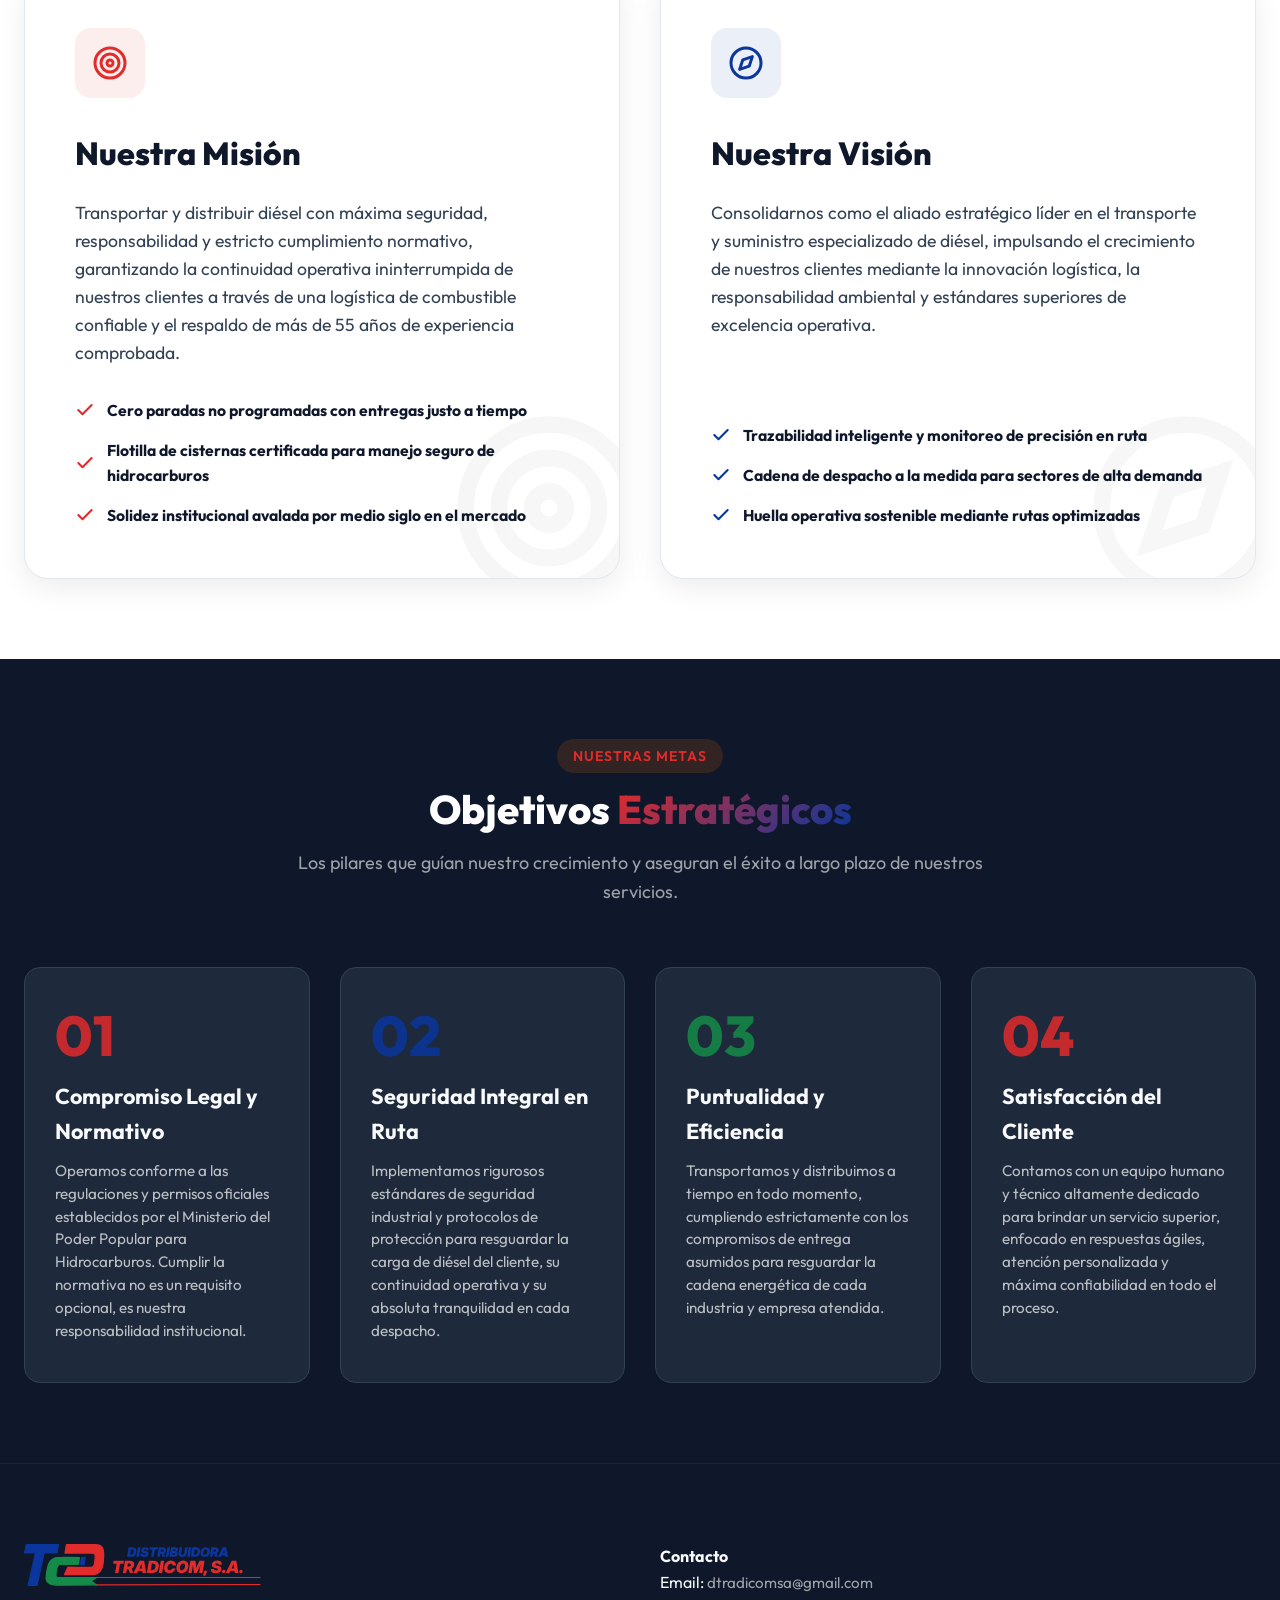
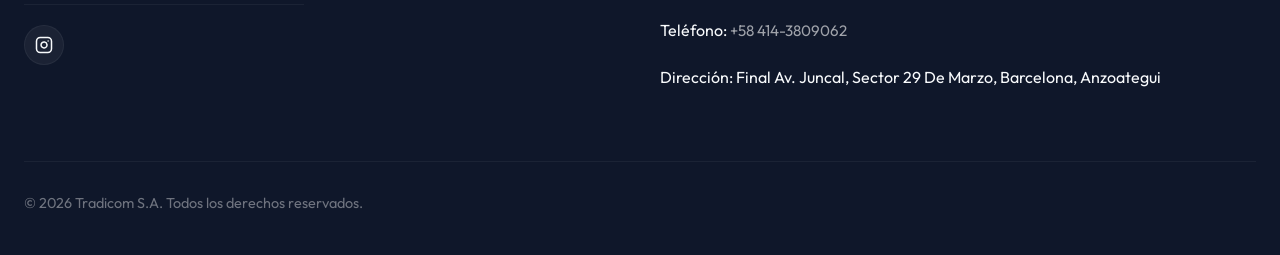
<file: scratch/repo_extracted/Three-way-page-main/sobre-nosotros.html>
<!DOCTYPE html>
<html lang="es">
<head>
  <meta charset="UTF-8">
  <meta name="viewport" content="width=device-width, initial-scale=1.0">
  <title>Tradicom S.A. | Sobre Nosotros - Nuestra Historia y Valores</title>
  <!-- Etiquetas Meta para SEO -->
  <meta name="description" content="Conoce la trayectoria de Tradicom S.A., nuestra infraestructura operativa, filosofía organizacional, misión, visión y objetivos estratégicos.">
  <meta name="keywords" content="Tradicom, Nosotros, Misión, Visión, Historia, Almacenamiento, Flota de Camiones, Logística, Objetivos">
  <meta name="author" content="Tradicom S.A.">
  <!-- Enlace a la hoja de estilos compartida -->
  <link rel="stylesheet" href="style.css">
</head>
<body>



  <!-- Frosted Scandinavian Navigation (Hero 3 Element) -->
  <nav class="scandi-nav">
    <div class="scandi-logo">
      <a href="index.html"><img src="assets/tradicom_logo.svg" alt="Tradicom Distribuidora de Gasoil"></a>
    </div>
    <ul class="nav-links">
      <li><a href="index.html">Inicio</a></li>
      <li><a href="sobre-nosotros.html" class="active">Sobre Nosotros</a></li>
    </ul>
    <a href="contacto.html" class="btn-phone-capsule" id="navContactBtn">
      <span>Contáctanos</span>
    </a>
    <button class="menu-toggle" aria-label="Abrir menú de navegación" id="menuToggleBtn">
      <span></span>
      <span></span>
      <span></span>
    </button>
  </nav>


  <!-- Banner Superior de Presentación de la Página -->
  <section class="page-banner">
    <div class="container">
      <h1>Sobre <span>Nosotros</span></h1>
      <p>Conoce la historia, trayectoria, operacion y los valores fundamentales de nuestra empresa</p>
    </div>
  </section>

  <!-- Sección de Trayectoria, Infraestructura y Alianzas (Slider) -->
  <section id="detalles-nosotros">
    <div class="container">
      <div class="section-header">
        <span class="tag">INICIO Y COMPROMISO</span>
        <h2>Trayectoria y <span>Operacion</span></h2>
      </div>

      <!-- Componente Slider/Carrusel Interactivo -->
      <div class="slider-container">
        <div class="slider-wrapper">
          
          <!-- Diapositiva 1: Nuestra Historia (Inicios en Caracas) -->
          <div class="slide active">
            <div class="slide-image">
              <img src="assets/historia_1.png" alt="Orígenes de Tradicom S.A. en Caracas">
            </div>
            <div class="slide-content">
              <span class="slide-tag">Nuestra Historia</span>
              <h3>Orígenes en Caracas y "El Conguito"</h3>
              <p>Fundada hace más de 55 años en Caracas, Tradicom S.A. inició sus operaciones con un único camión bautizado como <strong>"El Conguito"</strong>. Distribuimos gasoil, keroseno y gasolina por el territorio central, construyendo los valores de responsabilidad y puntualidad que nos caracterizan.</p>
              <div class="slide-stats">
                <div class="stat-item">
                  <div class="stat-number">+55 Años</div>
                  <div class="stat-label">Trayectoria Ininterrumpida</div>
                </div>
                <div class="stat-item">
                  <div class="stat-number">1er Camión</div>
                  <div class="stat-label">"El Conguito"</div>
                </div>
              </div>
            </div>
          </div>

          <!-- Diapositiva 2: Nuestra Historia (Evolución en Anzoátegui) -->
          <div class="slide">
            <div class="slide-image">
              <img src="assets/historia_2.png" alt="Operación especializada en gasoil en Anzoátegui">
            </div>
            <div class="slide-content">
              <span class="slide-tag">Nuestra Historia</span>
              <h3>Especialistas Líderes en Diésel</h3>
              <p>Trasladamos nuestra sede principal al estado Anzoátegui para responder a las exigencias energéticas e industriales del país. Consolidamos nuestra infraestructura especializándonos exclusivamente en el transporte y suministro de diésel para industrias, flotas y sector agrícola.</p>
              <div class="slide-stats">
                <div class="stat-item">
                  <div class="stat-number">Anzoátegui</div>
                  <div class="stat-label">Sede Operativa Principal</div>
                </div>
                <div class="stat-item">
                  <div class="stat-number">100% Diésel</div>
                  <div class="stat-label">Especialización Industrial</div>
                </div>
              </div>
            </div>
          </div>

          <!-- Diapositiva 3: Infraestructura -->
          <div class="slide">
            <div class="slide-image">
              <img src="assets/infra.jpeg" alt="Flota de cisternas, tanques de almacenamiento y personal de Tradicom S.A.">
            </div>
            <div class="slide-content">
              <span class="slide-tag">Infraestructura</span>
              <h3>Flota, Tanques y Equipo Técnico</h3>
              <p>Contamos con una moderna flota cisterna para transporte pesado, tanques industriales de almacenamiento estratégico y sistemas de bombeo de precisión. Un equipo humano administrativo y operativo altamente capacitado garantiza una logística segura, eficiente y fluida.</p>
              <div class="slide-stats">
                <div class="stat-item">
                  <div class="stat-number">Flota & Tanques</div>
                  <div class="stat-label">Equipamiento de Alta Capacidad</div>
                </div>
                <div class="stat-item">
                  <div class="stat-number">Equipo Experto</div>
                  <div class="stat-label">Personal Operativo y Administrativo</div>
                </div>
              </div>
            </div>
          </div>

          <!-- Diapositiva 4: Nuestros Clientes -->
          <div class="slide">
            <div class="slide-image">
              <img src="assets/clientes.jpg" alt="Compromiso y satisfacción de clientes de Tradicom S.A.">
            </div>
            <div class="slide-content">
              <span class="slide-tag">Nuestros Clientes</span>
              <h3>Compromiso y Confianza de Nuestros Clientes</h3>
              <p>Atendemos a una amplia red de clientes industriales y corporativos con un compromiso total. Mantenemos un 100% de eficiencia operativa en el suministro energético, asegurando la continuidad de sus procesos con el más alto grado de satisfacción.</p>
              <div class="slide-stats">
                <div class="stat-item">
                  <div class="stat-number">100% Eficiencia</div>
                  <div class="stat-label">Continuidad Energética Garantizada</div>
                </div>
                <div class="stat-item">
                  <div class="stat-number">+120 Clientes</div>
                  <div class="stat-label">Empresas e Industrias Atendidas</div>
                </div>
              </div>
            </div>
          </div>

        </div>

        <!-- Botones de Control de Navegación del Slider -->
        <button class="slider-control slider-control-prev" aria-label="Anterior" id="slidePrevBtn">
          <svg width="24" height="24" viewBox="0 0 24 24" fill="none" stroke="currentColor" stroke-width="2.5" stroke-linecap="round" stroke-linejoin="round"><polyline points="15 18 9 12 15 6"></polyline></svg>
        </button>
        <button class="slider-control slider-control-next" aria-label="Siguiente" id="slideNextBtn">
          <svg width="24" height="24" viewBox="0 0 24 24" fill="none" stroke="currentColor" stroke-width="2.5" stroke-linecap="round" stroke-linejoin="round"><polyline points="9 18 15 12 9 6"></polyline></svg>
        </button>

        <!-- Indicadores de Puntos del Slider -->
        <div class="slider-dots"></div>
      </div>
    </div>
  </section>

  <!-- Sección: Filosofía Organizacional (Misión y Visión) -->
  <section id="filosofia" class="section-bg-alt">
    <div class="container">
      <div class="section-header">
        <span class="tag">Nuestros Valores</span>
        <h2>Filosofía <span>Organizacional</span></h2>
        <p>Guiamos cada decisión de negocio y cada ruta de transporte bajo principios éticos y operativos sólidos.</p>
      </div>

      <div class="filosofia-grid">
        <!-- Misión -->
        <div class="filosofia-card mision">
          <div class="filosofia-icon-container">
            <svg viewBox="0 0 24 24" fill="none" stroke="currentColor" stroke-width="2" stroke-linecap="round" stroke-linejoin="round">
              <circle cx="12" cy="12" r="10"></circle>
              <circle cx="12" cy="12" r="6"></circle>
              <circle cx="12" cy="12" r="2"></circle>
            </svg>
          </div>
          <h3>Nuestra Misión</h3>
          <p>Transportar y distribuir diésel con máxima seguridad, responsabilidad y estricto cumplimiento normativo, garantizando la continuidad operativa ininterrumpida de nuestros clientes a través de una logística de combustible confiable y el respaldo de más de 55 años de experiencia comprobada.</p>
          <div class="filosofia-pillars">
            <div class="pillar-item">
              <svg viewBox="0 0 24 24" fill="none" stroke="currentColor" stroke-width="2.5" stroke-linecap="round" stroke-linejoin="round"><polyline points="20 6 9 17 4 12"></polyline></svg>
              Cero paradas no programadas con entregas justo a tiempo
            </div>
            <div class="pillar-item">
              <svg viewBox="0 0 24 24" fill="none" stroke="currentColor" stroke-width="2.5" stroke-linecap="round" stroke-linejoin="round"><polyline points="20 6 9 17 4 12"></polyline></svg>
              Flotilla de cisternas certificada para manejo seguro de hidrocarburos
            </div>
            <div class="pillar-item">
              <svg viewBox="0 0 24 24" fill="none" stroke="currentColor" stroke-width="2.5" stroke-linecap="round" stroke-linejoin="round"><polyline points="20 6 9 17 4 12"></polyline></svg>
              Solidez institucional avalada por medio siglo en el mercado
            </div>
          </div>
          <!-- Watermark decorativo SVG -->
          <svg class="filosofia-watermark" viewBox="0 0 24 24" fill="none" stroke="currentColor" stroke-width="2">
            <circle cx="12" cy="12" r="10"></circle>
            <circle cx="12" cy="12" r="6"></circle>
            <circle cx="12" cy="12" r="2"></circle>
          </svg>
        </div>

        <!-- Visión -->
        <div class="filosofia-card vision">
          <div class="filosofia-icon-container">
            <svg viewBox="0 0 24 24" fill="none" stroke="currentColor" stroke-width="2" stroke-linecap="round" stroke-linejoin="round">
              <circle cx="12" cy="12" r="10"></circle>
              <polygon points="16.24 7.76 14.12 14.12 7.76 16.24 9.88 9.88 16.24 7.76"></polygon>
            </svg>
          </div>
          <h3>Nuestra Visión</h3>
          <p>Consolidarnos como el aliado estratégico líder en el transporte y suministro especializado de diésel, impulsando el crecimiento de nuestros clientes mediante la innovación logística, la responsabilidad ambiental y estándares superiores de excelencia operativa.</p>
          <div class="filosofia-pillars">
            <div class="pillar-item">
              <svg viewBox="0 0 24 24" fill="none" stroke="currentColor" stroke-width="2.5" stroke-linecap="round" stroke-linejoin="round"><polyline points="20 6 9 17 4 12"></polyline></svg>
              Trazabilidad inteligente y monitoreo de precisión en ruta
            </div>
            <div class="pillar-item">
              <svg viewBox="0 0 24 24" fill="none" stroke="currentColor" stroke-width="2.5" stroke-linecap="round" stroke-linejoin="round"><polyline points="20 6 9 17 4 12"></polyline></svg>
              Cadena de despacho a la medida para sectores de alta demanda
            </div>
            <div class="pillar-item">
              <svg viewBox="0 0 24 24" fill="none" stroke="currentColor" stroke-width="2.5" stroke-linecap="round" stroke-linejoin="round"><polyline points="20 6 9 17 4 12"></polyline></svg>
              Huella operativa sostenible mediante rutas optimizadas
            </div>
          </div>
          <!-- Watermark decorativo SVG -->
          <svg class="filosofia-watermark" viewBox="0 0 24 24" fill="none" stroke="currentColor" stroke-width="2">
            <circle cx="12" cy="12" r="10"></circle>
            <polygon points="16.24 7.76 14.12 14.12 7.76 16.24 9.88 9.88 16.24 7.76"></polygon>
          </svg>
        </div>
      </div>
    </div>
  </section>

  <!-- Sección: Objetivos Estratégicos -->
  <section id="objetivos" style="background-color: var(--bg-dark); color: var(--text-light);">
    <div class="container">
      <div class="section-header">
        <span class="tag" style="background-color: rgba(255,107,0,0.15);">Nuestras Metas</span>
        <h2 style="color: var(--primary-white);">Objetivos <span>Estratégicos</span></h2>
        <p style="color: rgba(255,255,255,0.6);">Los pilares que guían nuestro crecimiento y aseguran el éxito a largo plazo de nuestros servicios.</p>
      </div>

      <div class="objetivos-grid">
        <!-- Objetivo 1 -->
        <div class="objetivo-card">
          <div class="objetivo-number">01</div>
          <h3>Compromiso Legal y Normativo</h3>
          <p>Operamos conforme a las regulaciones y permisos oficiales establecidos por el Ministerio del Poder Popular para Hidrocarburos. Cumplir la normativa no es un requisito opcional, es nuestra responsabilidad institucional.</p>
        </div>

        <!-- Objetivo 2 -->
        <div class="objetivo-card">
          <div class="objetivo-number">02</div>
          <h3>Seguridad Integral en Ruta</h3>
          <p>Implementamos rigurosos estándares de seguridad industrial y protocolos de protección para resguardar la carga de diésel del cliente, su continuidad operativa y su absoluta tranquilidad en cada despacho.</p>
        </div>

        <!-- Objetivo 3 -->
        <div class="objetivo-card">
          <div class="objetivo-number">03</div>
          <h3>Puntualidad y Eficiencia</h3>
          <p>Transportamos y distribuimos a tiempo en todo momento, cumpliendo estrictamente con los compromisos de entrega asumidos para resguardar la cadena energética de cada industria y empresa atendida.</p>
        </div>

        <!-- Objetivo 4 -->
        <div class="objetivo-card">
          <div class="objetivo-number">04</div>
          <h3>Satisfacción del Cliente</h3>
          <p>Contamos con un equipo humano y técnico altamente dedicado para brindar un servicio superior, enfocado en respuestas ágiles, atención personalizada y máxima confiabilidad en todo el proceso.</p>
        </div>
      </div>
    </div>
  </section>

  <!-- Footer Compartido -->
  <footer>
    <div class="container">
      <div class="footer-grid">
        <!-- Info de marca -->
        <div class="footer-brand">
          <div class="scandi-logo" style="margin-bottom: 0;">
            <a href="index.html"><img src="assets/tradicom_logo.svg" alt="Tradicom Distribuidora de Gasoil" style="height: 42px; width: auto; display: block;"></a>
          </div>
          <div class="footer-brand-divider"></div>
          <div class="social-links">
            <a href="#" class="social-link" aria-label="Instagram">
              <svg viewBox="0 0 24 24" fill="none" stroke="currentColor" stroke-width="2" stroke-linecap="round" stroke-linejoin="round"><rect x="2" y="2" width="20" height="20" rx="5" ry="5"></rect><path d="M16 11.37A4 4 0 1 1 12.63 8 4 4 0 0 1 16 11.37z"></path><line x1="17.5" y1="6.5" x2="17.51" y2="6.5"></line></svg>
            </a>
          </div>
        </div>

        <!-- Contacto -->
        <div class="footer-contact">
          <h4>Contacto</h4>
          <ul class="footer-links" style="list-style: none; padding: 0;">
            <li style="margin-bottom: 10px;">Email: <a href="mailto:dtradicomsa@gmail.com">dtradicomsa@gmail.com</a></li>
            <li style="margin-bottom: 10px;">Teléfono: <a href="tel:+584143809062">+58 414-3809062</a></li>
            <li style="margin-bottom: 10px;">Dirección: Final Av. Juncal, Sector 29 De Marzo, Barcelona, Anzoategui</li>
          </ul>
        </div>
      </div>

      <!-- Derechos Reservados -->
      <div class="footer-bottom">
        <p>&copy; 2026 Tradicom S.A. Todos los derechos reservados.</p>
      </div>
    </div>
  </footer>

  <!-- Scripts -->
  <script src="script.js"></script>
</body>
</html>
</file>
<file: style.css>
/* Import modern Google Fonts */
@import url('https://fonts.googleapis.com/css2?family=Outfit:wght@300;400;500;600;700;800&family=Plus+Jakarta+Sans:wght@400;500;600;700&display=swap');

/* CSS Variables */
:root {
  --primary-white: #ffffff;
  --bg-light: #ffffff;
  --bg-dark: #0f172a;
  --bg-dark-card: #1e293b;
  
  /* Brand Colors */
  --brand-orange: #E22B2B;
  --brand-orange-hover: #c81e1e;
  --brand-orange-light: rgba(226, 43, 43, 0.08);
  
  --brand-green: #158B49;
  --brand-green-hover: #106e39;
  --brand-green-light: rgba(21, 139, 73, 0.15);
  
  --brand-blue: #0A369D;
  --brand-blue-hover: #082b7e;
  --brand-blue-light: rgba(10, 54, 157, 0.08);
  --brand-dark-blue: #051c54;
  
  --color-red: #E22B2B;
  --color-blue: #0A369D;
  --color-green: #158B49;
  
  /* Typography Colors */
  --text-dark: #0f172a;
  --text-body: #334155;
  --text-muted: #64748b;
  --text-light: #f8fafc;
  
  /* Layout and effects */
  --border-color: #e2e8f0;
  --border-color-dark: #334155;
  --shadow-sm: 0 2px 4px rgba(0,0,0,0.05);
  --shadow-md: 0 8px 30px rgba(0,0,0,0.08);
  --shadow-lg: 0 20px 40px rgba(0,0,0,0.12);
  --radius-sm: 8px;
  --radius-md: 16px;
  --radius-lg: 24px;
  --transition: all 0.3s cubic-bezier(0.4, 0, 0.2, 1);
  --transition-slow: all 0.6s cubic-bezier(0.4, 0, 0.2, 1);
}

/* Reset and Global Styles */
*, *::before, *::after {
  box-sizing: border-box;
  margin: 0;
  padding: 0;
}

html {
  scroll-behavior: smooth;
  font-size: 16px;
  overflow-x: hidden;
  width: 100%;
  background-color: var(--bg-dark);
}

body {
  font-family: 'Outfit', 'Plus Jakarta Sans', sans-serif;
  background-color: var(--primary-white);
  color: var(--text-body);
  line-height: 1.6;
  width: 100%;
  margin: 0;
  padding: 0;
  position: relative;
  min-height: 100vh;
  display: flex;
  flex-direction: column;
  -webkit-font-smoothing: antialiased;
}

img, video, svg {
  max-width: 100%;
  height: auto;
}

a {
  text-decoration: none;
  color: inherit;
  transition: var(--transition);
}

button, input, textarea, select {
  font-family: inherit;
}

/* Container */
.container {
  width: 100%;
  max-width: 1280px;
  margin: 0 auto;
  padding: 0 1.5rem;
}

section {
  padding: 80px 0;
  position: relative;
}

.section-bg-alt {
  background-color: var(--bg-light);
}

/* Section Header Utility */
.section-header {
  text-align: center;
  max-width: 700px;
  margin: 0 auto 60px auto;
}

.section-header .tag {
  display: inline-block;
  padding: 6px 16px;
  background-color: var(--brand-orange-light);
  color: var(--brand-orange);
  font-weight: 600;
  font-size: 0.875rem;
  border-radius: 50px;
  margin-bottom: 12px;
  text-transform: uppercase;
  letter-spacing: 1px;
}

.section-header h2 {
  font-size: 2.5rem;
  font-weight: 800;
  color: var(--text-dark);
  line-height: 1.2;
  margin-bottom: 16px;
}

.section-header h2 span {
  background: linear-gradient(135deg, var(--brand-orange) 0%, var(--brand-blue) 100%);
  -webkit-background-clip: text;
  -webkit-text-fill-color: transparent;
}

.section-header p {
  color: var(--text-muted);
  font-size: 1.125rem;
}

/* Navigation Bar */
header {
  position: fixed;
  top: 0;
  left: 0;
  width: 100%;
  z-index: 1000;
  transition: var(--transition);
  border-bottom: 1px solid transparent;
}

header.scrolled {
  background: rgba(255, 255, 255, 0.85);
  backdrop-filter: blur(16px);
  -webkit-backdrop-filter: blur(16px);
  box-shadow: var(--shadow-sm);
  border-bottom: 1px solid var(--border-color);
  padding: 10px 0;
}

header:not(.scrolled) {
  padding: 20px 0;
  background: rgba(40, 40, 40, 0.65);
  backdrop-filter: blur(10px);
  -webkit-backdrop-filter: blur(10px);
  border-bottom: 1px solid rgba(255, 255, 255, 0.05);
}

.nav-container {
  display: flex;
  justify-content: space-between;
  align-items: center;
}

.logo {
  display: flex;
  align-items: center;
  gap: 12px;
  font-weight: 800;
  font-size: 1.5rem;
  color: var(--primary-white);
  transition: var(--transition);
}

header.scrolled .logo {
  color: var(--text-dark);
}

.logo svg {
  width: 40px;
  height: 40px;
}

.logo-text span {
  color: var(--brand-orange);
}

.nav-links {
  display: flex;
  align-items: center;
  list-style: none;
  gap: 32px;
}

.nav-links a {
  font-weight: 500;
  color: rgba(255, 255, 255, 0.85);
  position: relative;
  padding: 8px 0;
}

.nav-links a::after {
  content: '';
  position: absolute;
  bottom: 0;
  left: 0;
  width: 0;
  height: 2px;
  background-color: var(--brand-orange);
  transition: var(--transition);
}

.nav-links a:hover::after,
.nav-links a.active::after {
  width: 100%;
}

.nav-links a:hover,
.nav-links a.active {
  color: var(--primary-white);
}

header.scrolled .nav-links a {
  color: var(--text-body);
}

header.scrolled .nav-links a:hover,
header.scrolled .nav-links a.active {
  color: var(--brand-orange);
}

/* Nav Contact CTA Button */
.nav-cta a {
  background-color: var(--brand-blue);
  color: var(--primary-white) !important;
  padding: 12px 28px;
  border-radius: 50px;
  font-weight: 600;
  box-shadow: 0 4px 15px rgba(10, 54, 157, 0.3);
  transition: var(--transition);
  position: relative;
  overflow: hidden;
  display: inline-block;
}

.nav-cta a::before {
  content: '';
  position: absolute;
  top: 0;
  left: -100%;
  width: 50%;
  height: 100%;
  background: linear-gradient(to right, rgba(255, 255, 255, 0) 0%, rgba(255, 255, 255, 0.3) 50%, rgba(255, 255, 255, 0) 100%);
  transform: skewX(-20deg);
  animation: shine 3s infinite;
}

.nav-cta a::after {
  display: none;
}

.nav-cta a:hover {
  background-color: #082b7e;
  transform: translateY(-2px);
  box-shadow: 0 6px 20px rgba(10, 54, 157, 0.4);
}

/* Mobile Menu Toggle */
.menu-toggle {
  display: none;
  background: transparent;
  border: none;
  cursor: pointer;
  padding: 8px;
  z-index: 1005;
  flex-direction: column;
  justify-content: center;
  gap: 5px;
}

.menu-toggle span {
  display: block;
  width: 26px;
  height: 3px;
  background-color: #0f172a !important; /* Dark color */
  border-radius: 2px;
  transition: transform 0.35s cubic-bezier(0.16, 1, 0.3, 1), opacity 0.35s ease;
}

.menu-toggle.active span:nth-child(1) {
  transform: translateY(8px) rotate(45deg);
}

.menu-toggle.active span:nth-child(2) {
  opacity: 0;
}

.menu-toggle.active span:nth-child(3) {
  transform: translateY(-8px) rotate(-45deg);
}

/* Hero Section */
.hero {
  height: 100vh;
  min-height: 600px;
  display: flex;
  align-items: center;
  background: linear-gradient(to right, rgba(255, 255, 255, 0.95) 0%, rgba(255, 255, 255, 0.75) 45%, rgba(255, 255, 255, 0) 100%), url('assets/hero_truck.jpg') no-repeat center center/cover;
  color: var(--text-dark);
  padding-top: 80px;
}

.hero-content {
  max-width: 750px;
}

.hero-content .badge {
  display: inline-flex;
  align-items: center;
  gap: 8px;
  padding: 8px 16px;
  background-color: var(--brand-blue-light);
  border: 1px solid rgba(10, 54, 157, 0.15);
  color: var(--brand-blue);
  border-radius: 50px;
  margin-bottom: 24px;
  font-weight: 500;
  font-size: 0.9rem;
  letter-spacing: 0.5px;
}

.hero-content .badge span {
  width: 8px;
  height: 8px;
  background-color: var(--brand-orange);
  border-radius: 50%;
  display: inline-block;
  box-shadow: 0 0 10px var(--brand-orange);
  animation: pulse 2s infinite;
}

.hero h1 {
  font-size: 4.5rem;
  font-weight: 800;
  line-height: 1.2;
  margin-bottom: 24px;
  letter-spacing: -1px;
}

.hero-sub-title {
  font-size: 0.5em;
  font-style: italic;
  font-weight: 400;
  margin-right: 0.25em;
  display: inline-block;
  vertical-align: middle;
  text-transform: uppercase;
  background: linear-gradient(to right, rgb(0, 66, 242) 0%, rgb(0, 19, 76) 100%);
  -webkit-background-clip: text;
  -webkit-text-fill-color: transparent;
  background-clip: text;
}

.hero-main-title {
  font-weight: 800;
  display: inline-block;
  vertical-align: middle;
  position: relative;
  padding-bottom: 0.2em;
  background: linear-gradient(to right, rgb(0, 66, 242) 0%, rgb(0, 19, 76) 100%);
  -webkit-background-clip: text;
  -webkit-text-fill-color: transparent;
  background-clip: text;
}

.hero-main-title::after {
  content: '';
  position: absolute;
  left: 0;
  bottom: 0;
  width: 5em;
  height: 5px;
  background: linear-gradient(to right, rgb(115, 242, 116) 0%, rgb(115, 242, 116) 40%, rgb(241, 0, 0) 40%, rgb(241, 0, 0) 75%, rgb(0, 66, 242) 75%, rgb(0, 66, 242) 100%);
  border-radius: 2px;
  -webkit-background-clip: initial;
  -webkit-text-fill-color: initial;
  background-clip: initial;
}

.hero p.slogan {
  font-size: 1.6rem;
  font-weight: 800;
  letter-spacing: 0.5px;
  color: var(--brand-blue);
  margin-bottom: 15px;
  max-width: 800px;
}

.hero p.hero-description {
  font-size: 1.125rem;
  font-weight: 500;
  color: var(--text-body);
  margin-bottom: 40px;
  max-width: 700px;
  line-height: 1.6;
}

.slogan-blue {
  background: linear-gradient(to right, rgb(0, 66, 242) 0%, rgb(0, 19, 76) 100%);
  -webkit-background-clip: text;
  -webkit-text-fill-color: transparent;
  background-clip: text;
  display: inline-block;
}

.slogan-green {
  background: linear-gradient(to right, rgb(115, 242, 116) 0%, rgb(0, 152, 0) 100%);
  -webkit-background-clip: text;
  -webkit-text-fill-color: transparent;
  background-clip: text;
  display: inline-block;
}

.hero-ctas {
  display: flex;
  gap: 20px;
  flex-wrap: wrap;
}

.btn {
  display: inline-flex;
  align-items: center;
  justify-content: center;
  padding: 16px 36px;
  font-weight: 600;
  border-radius: 50px;
  cursor: pointer;
  transition: var(--transition);
  font-size: 1.05rem;
  gap: 10px;
}

.btn-primary {
  background-color: var(--brand-blue);
  color: var(--primary-white);
  box-shadow: 0 6px 20px rgba(10, 54, 157, 0.4);
  position: relative;
  overflow: hidden;
}

.btn-primary::before {
  content: '';
  position: absolute;
  top: 0;
  left: -100%;
  width: 50%;
  height: 100%;
  background: linear-gradient(to right, rgba(255, 255, 255, 0) 0%, rgba(255, 255, 255, 0.3) 50%, rgba(255, 255, 255, 0) 100%);
  transform: skewX(-20deg);
  animation: shine 3s infinite;
}

@keyframes shine {
  0% { left: -100%; }
  20% { left: 200%; }
  100% { left: 200%; }
}

.btn-primary:hover {
  background-color: #082b7e;
  transform: translateY(-3px);
  box-shadow: 0 8px 25px rgba(10, 54, 157, 0.5);
}

.btn-secondary {
  background-color: rgba(255, 255, 255, 0.1);
  color: var(--primary-white);
  border: 1px solid rgba(255, 255, 255, 0.3);
  backdrop-filter: blur(5px);
}

.btn-secondary:hover {
  background-color: rgba(255, 255, 255, 0.2);
  border-color: var(--primary-white);
  transform: translateY(-3px);
}

/* Sobre Nosotros Section (Slider) */
.slider-container {
  position: relative;
  overflow: hidden;
  border-radius: var(--radius-lg);
  box-shadow: var(--shadow-lg);
  background-color: var(--primary-white);
}

.slider-wrapper {
  position: relative;
  height: 520px;
  width: 100%;
}

.slide {
  position: absolute;
  top: 0;
  left: 0;
  width: 100%;
  height: 100%;
  opacity: 0;
  visibility: hidden;
  transition: var(--transition-slow);
  display: grid;
  grid-template-columns: 1fr 1fr;
  align-items: center;
  background-color: var(--primary-white);
}

.slide.active {
  opacity: 1;
  visibility: visible;
  z-index: 10;
}

.slide-image {
  height: 100%;
  width: 100%;
  overflow: hidden;
  position: relative;
}

.slide-image img {
  width: 100%;
  height: 100%;
  object-fit: cover;
  transition: var(--transition-slow);
}

.slide.active .slide-image img {
  transform: scale(1.05);
}

/* Subtle overlay on slide images */
.slide-image::after {
  content: '';
  position: absolute;
  top: 0;
  left: 0;
  width: 100%;
  height: 100%;
  background: linear-gradient(to right, transparent 50%, rgba(255,255,255,0.05));
}

.slide-content {
  padding: 45px 50px;
  display: flex;
  flex-direction: column;
  justify-content: center;
}

.slide-tag {
  color: var(--brand-blue);
  font-weight: 700;
  text-transform: uppercase;
  font-size: 0.85rem;
  letter-spacing: 2px;
  margin-bottom: 12px;
}

.slide-content h3 {
  font-size: 2.25rem;
  font-weight: 800;
  color: var(--text-dark);
  margin-bottom: 20px;
  line-height: 1.2;
}

.slide-content p {
  color: var(--text-body);
  margin-bottom: 30px;
  font-size: 1.05rem;
}

/* Stat badges inside slider */
.slide-stats {
  display: grid;
  grid-template-columns: 1fr 1fr;
  gap: 20px;
  margin-top: auto;
}

.stat-item {
  border-left: 3px solid var(--brand-orange);
  padding-left: 15px;
}

.slide:nth-child(2) .stat-item {
  border-left-color: var(--brand-blue);
}

.slide:nth-child(3) .stat-item {
  border-left-color: var(--brand-green);
}

.stat-number {
  font-size: 1.75rem;
  font-weight: 800;
  color: var(--text-dark);
  line-height: 1;
  margin-bottom: 4px;
}

.stat-label {
  font-size: 0.875rem;
  color: var(--text-muted);
  font-weight: 500;
}

/* Slider Controls */
.slider-control {
  position: absolute;
  top: 50%;
  transform: translateY(-50%);
  width: 50px;
  height: 50px;
  border-radius: 50%;
  background-color: var(--primary-white);
  box-shadow: var(--shadow-md);
  border: none;
  cursor: pointer;
  display: flex;
  align-items: center;
  justify-content: center;
  z-index: 20;
  transition: var(--transition);
  color: var(--text-dark);
}

.slider-control:hover {
  background-color: var(--brand-orange);
  color: var(--primary-white);
  box-shadow: 0 4px 15px rgba(226, 43, 43, 0.4);
}

.slider-control-prev {
  left: 20px;
}

.slider-control-next {
  right: 20px;
}

.slider-dots {
  position: absolute;
  bottom: 25px;
  right: 80px;
  display: flex;
  gap: 10px;
  z-index: 20;
}

.slider-dot {
  width: 10px;
  height: 10px;
  border-radius: 50%;
  background-color: rgba(0,0,0,0.15);
  border: none;
  cursor: pointer;
  transition: var(--transition);
}

.slider-dot.active {
  width: 30px;
  border-radius: 10px;
  background-color: var(--brand-orange);
}

/* Filosofia Section */
.filosofia-grid {
  display: grid;
  grid-template-columns: 1fr 1fr;
  gap: 40px;
  margin-top: 20px;
}

.filosofia-card {
  background-color: var(--primary-white);
  border-radius: var(--radius-lg);
  padding: 50px;
  box-shadow: var(--shadow-md);
  border: 1px solid var(--border-color);
  position: relative;
  overflow: hidden;
  transition: var(--transition-slow);
  display: flex;
  flex-direction: column;
  height: 100%;
}

.filosofia-card::before {
  content: '';
  position: absolute;
  top: 0;
  left: 0;
  width: 100%;
  height: 6px;
  transition: var(--transition);
}

.filosofia-card.mision::before {
  background: linear-gradient(to right, var(--brand-orange), var(--brand-blue));
}

.filosofia-card.vision::before {
  background: linear-gradient(to right, var(--brand-blue), var(--brand-green));
}

.filosofia-card:hover {
  transform: translateY(-10px);
  box-shadow: var(--shadow-lg);
}

.filosofia-icon-container {
  width: 70px;
  height: 70px;
  border-radius: var(--radius-md);
  display: flex;
  align-items: center;
  justify-content: center;
  margin-bottom: 30px;
  position: relative;
  z-index: 2;
}

.mision .filosofia-icon-container {
  background-color: var(--brand-orange-light);
  color: var(--brand-orange);
}

.vision .filosofia-icon-container {
  background-color: var(--brand-blue-light);
  color: var(--brand-blue);
}

.filosofia-icon-container svg {
  width: 36px;
  height: 36px;
}

.filosofia-card h3 {
  font-size: 2rem;
  font-weight: 800;
  color: var(--text-dark);
  margin-bottom: 20px;
  position: relative;
  z-index: 2;
}

.filosofia-card p {
  font-size: 1.1rem;
  color: var(--text-body);
  margin-bottom: 30px;
  position: relative;
  z-index: 2;
}

.filosofia-pillars {
  display: flex;
  flex-direction: column;
  gap: 15px;
  margin-top: auto;
  position: relative;
  z-index: 2;
}

.pillar-item {
  display: flex;
  align-items: center;
  gap: 12px;
  font-weight: 600;
  color: var(--text-dark);
}

.pillar-item svg {
  width: 20px;
  height: 20px;
  flex-shrink: 0;
}

.mision .pillar-item svg {
  color: var(--brand-orange);
}

.vision .pillar-item svg {
  color: var(--brand-blue);
}

/* Watermark illustration behind cards */
.filosofia-watermark {
  position: absolute;
  bottom: -30px;
  right: -30px;
  width: 200px;
  height: 200px;
  opacity: 0.03;
  color: var(--text-dark);
  z-index: 1;
  transition: var(--transition-slow);
}

.filosofia-card:hover .filosofia-watermark {
  transform: scale(1.1) rotate(-10deg);
  opacity: 0.05;
}

/* Objetivos Section */
.objetivos-grid {
  display: grid;
  grid-template-columns: repeat(4, 1fr);
  gap: 30px;
}

.objetivo-card {
  background-color: var(--bg-dark-card);
  color: var(--text-light);
  border-radius: var(--radius-md);
  padding: 40px 30px;
  position: relative;
  overflow: hidden;
  transition: var(--transition);
  border: 1px solid var(--border-color-dark);
}

.objetivo-card::after {
  content: '';
  position: absolute;
  bottom: 0;
  left: 0;
  width: 0%;
  height: 4px;
  background-color: var(--brand-orange);
  transition: var(--transition);
}

.objetivo-card:nth-child(2)::after {
  background-color: var(--brand-blue);
}

.objetivo-card:nth-child(3)::after {
  background-color: var(--brand-green);
}

.objetivo-card:nth-child(4)::after {
  background-color: var(--brand-orange);
}

.objetivo-card:hover::after {
  width: 100%;
}

.objetivo-card:hover {
  transform: translateY(-8px);
  box-shadow: 0 15px 30px rgba(0, 0, 0, 0.25);
  border-color: rgba(255, 255, 255, 0.1);
}

.objetivo-number {
  font-size: 3.5rem;
  font-weight: 800;
  line-height: 1;
  opacity: 0.85;
  margin-bottom: 15px;
  transition: var(--transition);
}

.objetivo-card:hover .objetivo-number {
  opacity: 1;
  transform: scale(1.05);
}

.objetivo-card:nth-child(1) .objetivo-number { color: var(--brand-orange); }
.objetivo-card:nth-child(2) .objetivo-number { color: var(--brand-blue); }
.objetivo-card:nth-child(3) .objetivo-number { color: var(--brand-green); }
.objetivo-card:nth-child(4) .objetivo-number { color: var(--brand-orange); }

.objetivo-card h3 {
  font-size: 1.35rem;
  font-weight: 700;
  margin-bottom: 12px;
}

.objetivo-card p {
  color: rgba(255, 255, 255, 0.7);
  font-size: 0.95rem;
  line-height: 1.5;
}

/* Beneficios Section */
.beneficios-grid {
  display: grid;
  grid-template-columns: repeat(4, 1fr);
  gap: 30px;
}

.beneficio-card {
  background-color: var(--primary-white);
  border-radius: var(--radius-md);
  padding: 40px 30px;
  box-shadow: var(--shadow-sm);
  border: 1px solid var(--border-color);
  transition: var(--transition);
  display: flex;
  flex-direction: column;
}

.beneficio-card:hover {
  transform: translateY(-8px);
  box-shadow: var(--shadow-lg);
  border-color: transparent;
}

.beneficio-card:nth-child(1) { border-top: 4px solid var(--brand-orange); }
.beneficio-card:nth-child(2) { border-top: 4px solid var(--brand-blue); }
.beneficio-card:nth-child(3) { border-top: 4px solid var(--brand-green); }
.beneficio-card:nth-child(4) { border-top: 4px solid var(--brand-orange); }

.beneficio-icon {
  width: 70px;
  height: 70px;
  border-radius: var(--radius-md);
  display: flex;
  align-items: center;
  justify-content: center;
  margin-bottom: 24px;
  transition: transform 0.3s ease;
}

.beneficio-card:nth-child(1) .beneficio-icon { background-color: rgba(226, 43, 43, 0.08); color: var(--color-red); }
.beneficio-card:nth-child(2) .beneficio-icon { background-color: rgba(10, 54, 157, 0.08); color: var(--color-blue); }
.beneficio-card:nth-child(3) .beneficio-icon { background-color: rgba(21, 139, 73, 0.15); color: var(--color-green); }
.beneficio-card:nth-child(4) .beneficio-icon { background-color: rgba(226, 43, 43, 0.08); color: var(--color-red); }

.beneficio-card:hover .beneficio-icon {
  transform: scale(1.05);
}

.beneficio-icon svg {
  width: 36px;
  height: 36px;
}

.beneficio-card h3 {
  font-size: 1.35rem;
  font-weight: 700;
  color: var(--text-dark);
  margin-bottom: 12px;
}

.beneficio-card p {
  color: var(--text-body);
  font-size: 0.95rem;
  line-height: 1.6;
}

/* Contacto Section */
.contacto-grid {
  display: grid;
  grid-template-columns: 4fr 7fr;
  gap: 50px;
  align-items: start;
}

.contacto-info {
  background-color: var(--brand-dark-blue);
  color: var(--text-light);
  border-radius: var(--radius-lg);
  padding: 50px 40px;
  box-shadow: var(--shadow-lg);
  position: relative;
  overflow: hidden;
}

.contacto-info::before {
  content: '';
  position: absolute;
  width: 300px;
  height: 300px;
  background: radial-gradient(circle, rgba(10, 54, 157, 0.15) 0%, transparent 70%);
  top: -150px;
  right: -150px;
  border-radius: 50%;
}

.contacto-info h3 {
  font-size: 2rem;
  font-weight: 800;
  margin-bottom: 16px;
  position: relative;
  z-index: 2;
}

.contacto-info p.info-subtitle {
  color: rgba(255, 255, 255, 0.7);
  margin-bottom: 40px;
  position: relative;
  z-index: 2;
}

.info-list {
  display: flex;
  flex-direction: column;
  gap: 30px;
  list-style: none;
  position: relative;
  z-index: 2;
}

.info-item {
  display: flex;
  gap: 20px;
  align-items: flex-start;
}

.info-icon {
  width: 48px;
  height: 48px;
  background-color: rgba(255, 255, 255, 0.08);
  border-radius: var(--radius-sm);
  display: flex;
  align-items: center;
  justify-content: center;
  color: var(--brand-orange);
  flex-shrink: 0;
  border: 1px solid rgba(255, 255, 255, 0.05);
}

.info-item:nth-child(2) .info-icon {
  color: var(--brand-blue);
}

.info-item:nth-child(3) .info-icon {
  color: var(--brand-green);
}

.info-icon svg {
  width: 22px;
  height: 22px;
}

.info-text h4 {
  font-size: 0.95rem;
  font-weight: 500;
  text-transform: uppercase;
  letter-spacing: 0.5px;
  color: rgba(255, 255, 255, 0.5);
  margin-bottom: 4px;
}

.info-text p, .info-text a {
  font-size: 1.1rem;
  font-weight: 600;
  color: var(--primary-white);
}

.info-text a:hover {
  color: var(--brand-orange);
}

/* Contact Form container */
.contacto-form-container {
  background-color: var(--primary-white);
  border-radius: var(--radius-lg);
  padding: 50px;
  box-shadow: var(--shadow-md);
  border: 1px solid var(--border-color);
}

.contacto-form-container h3 {
  font-size: 2rem;
  font-weight: 800;
  color: var(--text-dark);
  margin-bottom: 30px;
}

.contacto-form {
  display: flex;
  flex-direction: column;
  gap: 24px;
}

.form-row {
  display: grid;
  grid-template-columns: 1fr 1fr;
  gap: 24px;
}

.form-group {
  position: relative;
  display: flex;
  flex-direction: column;
}

.form-group label {
  font-size: 0.9rem;
  font-weight: 600;
  color: var(--text-dark);
  margin-bottom: 8px;
}

.form-group label span.optional {
  font-size: 0.8rem;
  color: var(--text-muted);
  font-weight: 400;
}

.form-control {
  width: 100%;
  padding: 14px 20px;
  background-color: var(--bg-light);
  border: 1px solid var(--border-color);
  border-radius: var(--radius-sm);
  font-size: 1rem;
  color: var(--text-dark);
  transition: var(--transition);
  outline: none;
}

.form-control:focus {
  border-color: var(--brand-orange);
  background-color: var(--primary-white);
  box-shadow: 0 0 0 4px var(--brand-orange-light);
}

textarea.form-control {
  resize: vertical;
  min-height: 120px;
}

/* "O" Separator */
.separator-or {
  display: flex;
  align-items: center;
  text-align: center;
  color: var(--text-muted);
  font-weight: 600;
  margin: 10px 0;
  font-size: 0.95rem;
}

.separator-or::before,
.separator-or::after {
  content: '';
  flex: 1;
  border-bottom: 1px solid var(--border-color);
}

.separator-or:not(:empty)::before {
  margin-right: 15px;
}

.separator-or:not(:empty)::after {
  margin-left: 15px;
}

/* WhatsApp Button styling */
.btn-whatsapp {
  background-color: var(--brand-green);
  color: var(--primary-white);
  box-shadow: 0 6px 20px rgba(21, 139, 73, 0.3);
  font-size: 1.05rem;
  padding: 16px 28px;
  border-radius: 100px;
  display: flex;
  align-items: center;
  justify-content: center;
  gap: 10px;
  font-weight: 700;
  transition: var(--transition);
  border: none;
  width: 100%;
}

.btn-whatsapp:hover {
  background-color: var(--brand-green-hover);
  transform: translateY(-3px);
  box-shadow: 0 8px 25px rgba(21, 139, 73, 0.4);
}

.btn-whatsapp svg {
  width: 24px;
  height: 24px;
  fill: currentColor;
}

/* Footer Section */
footer {
  background-color: var(--bg-dark);
  color: var(--text-light);
  padding: 80px 0 40px 0;
  margin-top: auto;
  margin-bottom: 0 !important;
  border-top: 1px solid rgba(255, 255, 255, 0.05);
}

.footer-grid {
  display: grid;
  grid-template-columns: 1fr 1fr;
  gap: 40px;
  margin-bottom: 60px;
}

.footer-brand .logo {
  color: var(--primary-white);
  margin-bottom: 20px;
}

.footer-slogan {
  font-size: 0.92rem;
  font-weight: 400;
  color: #ffffff;
  margin-top: 10px;
  margin-bottom: 8px;
  letter-spacing: 0.2px;
}

.footer-brand-divider {
  border-top: 1px solid rgba(255, 255, 255, 0.05);
  margin: 14px 0 20px 0;
  width: 100%;
  max-width: 280px;
}

.footer-brand p:not(.footer-slogan) {
  color: rgba(255, 255, 255, 0.6);
  font-size: 0.95rem;
  margin-bottom: 24px;
  max-width: 280px;
}

.social-links {
  display: flex;
  gap: 16px;
}

.social-link {
  width: 40px;
  height: 40px;
  border-radius: 50%;
  background-color: rgba(255, 255, 255, 0.05);
  display: flex;
  align-items: center;
  justify-content: center;
  transition: var(--transition);
  color: var(--text-light);
  border: 1px solid rgba(255, 255, 255, 0.05);
}

.social-link:hover {
  background-color: var(--brand-orange);
  color: var(--primary-white);
  border-color: var(--brand-orange);
  transform: translateY(-3px);
}

.social-link svg {
  width: 18px;
  height: 18px;
}

.footer-nav h4 {
  font-size: 1.1rem;
  font-weight: 700;
  margin-bottom: 24px;
  position: relative;
  padding-bottom: 8px;
}

.footer-nav h4::after {
  content: '';
  position: absolute;
  bottom: 0;
  left: 0;
  width: 30px;
  height: 2px;
  background-color: var(--brand-orange);
}

.footer-links {
  list-style: none;
  display: flex;
  flex-direction: column;
  gap: 12px;
}

.footer-links a {
  color: rgba(255, 255, 255, 0.6);
  font-size: 0.95rem;
}

.footer-links a:hover {
  color: var(--brand-orange);
  padding-left: 5px;
}

.footer-newsletter h4 {
  font-size: 1.1rem;
  font-weight: 700;
  margin-bottom: 24px;
  position: relative;
  padding-bottom: 8px;
}

.footer-newsletter h4::after {
  content: '';
  position: absolute;
  bottom: 0;
  left: 0;
  width: 30px;
  height: 2px;
  background-color: var(--brand-orange);
}

.footer-newsletter p {
  color: rgba(255, 255, 255, 0.6);
  font-size: 0.95rem;
  margin-bottom: 20px;
}

.newsletter-form {
  display: flex;
  gap: 10px;
}

.newsletter-form input {
  flex: 1;
  padding: 12px 18px;
  border-radius: var(--radius-sm);
  border: 1px solid rgba(255, 255, 255, 0.1);
  background-color: rgba(255, 255, 255, 0.05);
  color: var(--primary-white);
  outline: none;
  font-size: 0.9rem;
}

.newsletter-form input:focus {
  border-color: var(--brand-orange);
  background-color: rgba(255, 255, 255, 0.08);
}

.newsletter-form button {
  background-color: var(--brand-orange);
  border: none;
  color: var(--primary-white);
  width: 48px;
  height: 48px;
  border-radius: var(--radius-sm);
  cursor: pointer;
  display: flex;
  align-items: center;
  justify-content: center;
  transition: var(--transition);
}

.newsletter-form button:hover {
  background-color: var(--brand-orange-hover);
  transform: translateY(-2px);
}

.newsletter-form button svg {
  width: 20px;
  height: 20px;
}

.footer-bottom {
  display: flex;
  justify-content: space-between;
  align-items: center;
  border-top: 1px solid rgba(255, 255, 255, 0.05);
  padding-top: 30px;
  font-size: 0.9rem;
  color: rgba(255, 255, 255, 0.4);
}

.footer-bottom-links {
  display: flex;
  gap: 24px;
}

.footer-bottom-links a {
  color: rgba(255, 255, 255, 0.4);
}

.footer-bottom-links a:hover {
  color: var(--brand-orange);
}

/* Animations */
@keyframes pulse {
  0% {
    transform: scale(0.95);
    box-shadow: 0 0 0 0 rgba(226, 43, 43, 0.7);
  }
  70% {
    transform: scale(1);
    box-shadow: 0 0 0 8px rgba(226, 43, 43, 0);
  }
  100% {
    transform: scale(0.95);
    box-shadow: 0 0 0 0 rgba(226, 43, 43, 0);
  }
}

/* ==========================================================================
   Estilos Adicionales Multivía (Banners, Ticker de Logos, Carrusel de Inicio, CTA)
   ========================================================================== */

/* Banners de Subpáginas */
.page-banner {
  padding: 140px 0 60px 0;
  background: linear-gradient(135deg, var(--bg-dark) 0%, var(--brand-dark-blue) 100%);
  color: var(--text-light);
  text-align: center;
  position: relative;
  overflow: hidden;
  border-bottom: 3px solid var(--brand-orange);
}

.page-banner::before {
  content: '';
  position: absolute;
  top: 0;
  left: 0;
  width: 100%;
  height: 100%;
  background: radial-gradient(circle at 80% 20%, rgba(10, 54, 157, 0.15) 0%, transparent 60%);
  pointer-events: none;
}

.page-banner h1 {
  font-size: 3rem;
  font-weight: 800;
  margin-bottom: 12px;
  letter-spacing: -0.5px;
}

.page-banner h1 span {
  color: var(--brand-orange);
}

.page-banner p {
  color: rgba(255, 255, 255, 0.7);
  font-size: 1.15rem;
  max-width: 600px;
  margin: 0 auto;
}

/* Sección Intro y Carrusel de Inicio */
.intro-container {
  display: grid;
  grid-template-columns: 6fr 5fr;
  gap: 60px;
  align-items: center;
}

.intro-text h2 {
  font-size: 2.5rem;
  font-weight: 800;
  color: var(--text-dark);
  margin-bottom: 20px;
  line-height: 1.2;
}

.intro-text h2 span {
  color: var(--brand-orange);
}

.intro-text p {
  margin-bottom: 24px;
  font-size: 1.05rem;
}

.experience-badge {
  display: flex;
  align-items: center;
  gap: 10px;
  margin-bottom: 25px;
  background-color: var(--bg-light);
  padding: 15px 25px;
  border-radius: var(--radius-md);
  border-left: 5px solid var(--brand-blue);
  box-shadow: var(--shadow-sm);
  width: fit-content;
}

.exp-left {
  display: flex;
  flex-direction: column;
  align-items: center;
  justify-content: center;
}

.exp-text-1 {
  font-weight: 700;
  font-size: 1.1rem;
  color: var(--text-dark);
  margin-bottom: -5px;
}

.exp-number {
  font-size: 3.8rem;
  font-weight: 800;
  line-height: 1;
  background: linear-gradient(to right, rgb(0, 66, 242) 0%, rgb(0, 19, 76) 100%);
  -webkit-background-clip: text;
  -webkit-text-fill-color: transparent;
  background-clip: text;
}

.exp-text-group {
  display: flex;
  flex-direction: column;
  justify-content: center;
}

.exp-text-2 {
  font-weight: 800;
  font-size: 1.4rem;
  line-height: 1;
  color: var(--brand-blue);
}

.exp-text-3 {
  font-weight: 600;
  font-size: 0.9rem;
  color: var(--text-body);
  letter-spacing: 0.5px;
}

.intro-carousel {
  position: relative;
  height: 420px;
  border-radius: var(--radius-lg);
  overflow: hidden;
  box-shadow: var(--shadow-lg);
  border: 1px solid var(--border-color);
}

.intro-carousel-img {
  position: absolute;
  top: 0;
  left: 0;
  width: 100%;
  height: 100%;
  object-fit: cover;
  opacity: 0;
  transition: opacity 1s ease-in-out;
}

.intro-carousel-img.active {
  opacity: 1;
}

/* Cinta de Logos Infinita (Ticker) */
.ticker-wrap {
  display: none !important; /* Temporarily hidden as requested by user */
  width: 100%;
  background-color: var(--bg-light);
  border-top: 1px solid var(--border-color);
  border-bottom: 1px solid var(--border-color);
  padding: 30px 0;
  overflow: hidden;
}

.ticker-title {
  text-align: center;
  font-size: 0.9rem;
  font-weight: 700;
  text-transform: uppercase;
  color: var(--text-muted);
  margin-bottom: 20px;
  letter-spacing: 1.5px;
}

.ticker {
  display: flex;
  width: max-content;
  animation: ticker 30s linear infinite;
  gap: 60px;
}

.ticker-group {
  display: flex;
  align-items: center;
  gap: 60px;
}

.logo-item {
  display: flex;
  align-items: center;
  gap: 10px;
  height: 50px;
  color: var(--text-muted);
  opacity: 0.65;
  transition: var(--transition);
  cursor: default;
}

.logo-item:hover {
  opacity: 1;
  color: var(--brand-blue);
}

.logo-item svg {
  width: 32px;
  height: 32px;
  fill: currentColor;
}

.logo-item span {
  font-size: 1.15rem;
  font-weight: 800;
  letter-spacing: -0.5px;
}

@keyframes ticker {
  0% {
    transform: translate3d(0, 0, 0);
  }
  100% {
    transform: translate3d(-50%, 0, 0);
  }
}

/* Bloque CTA Trabaja Con Nosotros */
.work-cta-banner {
  background: linear-gradient(135deg, var(--bg-dark) 0%, var(--brand-dark-blue) 100%);
  color: var(--text-light);
  border-radius: var(--radius-lg);
  padding: 60px 80px;
  text-align: center;
  box-shadow: var(--shadow-lg);
  position: relative;
  overflow: hidden;
  margin-top: 20px;
}

.work-cta-banner::before {
  content: '';
  position: absolute;
  top: 0;
  left: 0;
  width: 100%;
  height: 100%;
  background: radial-gradient(circle at 20% 80%, rgba(226, 43, 43, 0.12) 0%, transparent 60%);
  pointer-events: none;
}

.work-cta-banner h3 {
  font-size: 2.25rem;
  font-weight: 800;
  margin-bottom: 16px;
  position: relative;
  z-index: 2;
}

.work-cta-banner h3 span {
  color: var(--brand-orange);
}

.work-cta-banner p {
  color: rgba(255, 255, 255, 0.75);
  font-size: 1.1rem;
  max-width: 600px;
  margin: 0 auto 32px auto;
  position: relative;
  z-index: 2;
}

.work-cta-banner .btn {
  position: relative;
  z-index: 2;
}

/* Responsive Styles */
@media (max-width: 1200px) {
  .slide-content {
    padding: 40px 50px 40px 40px;
  }
  .slide-content h3 {
    font-size: 2rem;
  }
  .objetivos-grid {
    grid-template-columns: repeat(2, 1fr);
  }
  .beneficios-grid {
    grid-template-columns: repeat(2, 1fr);
  }
  .footer-grid {
    grid-template-columns: 1fr 1fr;
    gap: 40px;
  }
}

@media (max-width: 992px) {
  .hero {
    height: auto;
    padding: 120px 0 80px 0;
    text-align: center;
    background: linear-gradient(to bottom, rgba(255, 255, 255, 0.95) 0%, rgba(255, 255, 255, 0.8) 60%, rgba(255, 255, 255, 0.4) 100%), url('assets/hero_truck.jpg') no-repeat center center/cover;
  }
  .hero-content {
    margin: 0 auto;
  }
  .hero-content .badge {
    justify-content: center;
  }
  .hero h1 {
    font-size: 3.25rem;
  }
  .slide {
    grid-template-columns: 1fr;
    grid-template-rows: 220px 1fr;
  }
  .slider-wrapper {
    height: 600px;
  }
  .slide-content {
    padding: 30px 40px;
  }
  .slide-content h3 {
    font-size: 1.75rem;
    margin-bottom: 12px;
  }
  .slide-content p {
    margin-bottom: 20px;
  }
  .slider-dots {
    right: 40px;
    bottom: 20px;
  }
  .filosofia-grid {
    grid-template-columns: 1fr;
    gap: 30px;
  }
  .contacto-grid {
    grid-template-columns: 1fr;
    gap: 40px;
  }
  .intro-container {
    grid-template-columns: 1fr;
    gap: 40px;
  }
  .intro-carousel {
    height: 350px;
  }
}

@media (max-width: 768px) {
  section {
    padding: 60px 0;
  }
  
  .section-header h2 {
    font-size: 2rem;
  }
  
  /* Navigation mobile menu */
  .menu-toggle {
    display: block;
    z-index: 1001;
  }
  
  .nav-links {
    position: fixed;
    top: 0;
    right: -100%;
    width: 300px;
    height: 100vh;
    background-color: var(--primary-white);
    flex-direction: column;
    align-items: flex-start;
    padding: 100px 40px 40px 40px;
    box-shadow: -10px 0 30px rgba(0,0,0,0.1);
    transition: var(--transition-slow);
    z-index: 1000;
    gap: 24px;
  }
  
  .nav-links.active {
    right: 0;
  }
  
  .nav-links a {
    color: var(--text-dark) !important;
    font-size: 1.25rem;
    font-weight: 600;
  }
  
  header:not(.scrolled) .logo {
    color: var(--text-dark);
  }
  
  header:not(.scrolled) .menu-toggle span {
    background-color: var(--text-dark);
  }
  
  header:not(.scrolled) {
    padding: 15px 0;
    background: rgba(255, 255, 255, 0.95);
    border-bottom: 1px solid var(--border-color);
  }
  
  .menu-toggle.active span:nth-child(1) {
    transform: rotate(45deg) translate(6px, 6px);
  }
  
  .menu-toggle.active span:nth-child(2) {
    opacity: 0;
  }
  
  .menu-toggle.active span:nth-child(3) {
    transform: rotate(-45deg) translate(5px, -5px);
  }
  

  .hero {
    height: auto;
    padding: 150px 0 80px 0;
  }

  .hero h1 {
    font-size: 2.75rem;
  }
  
  .hero p {
    font-size: 1.35rem;
    margin-bottom: 30px;
  }
  
  .form-row {
    grid-template-columns: 1fr;
    gap: 24px;
  }
  
  .contacto-form-container {
    padding: 30px;
  }
  
  .footer-bottom {
    flex-direction: column;
    gap: 20px;
    text-align: center;
  }
  .page-banner {
    padding: 120px 0 50px 0;
  }
  .page-banner h1 {
    font-size: 2.25rem;
  }
  .work-cta-banner {
    padding: 40px 30px;
  }
  .work-cta-banner h3 {
    font-size: 1.75rem;
  }
}

@media (max-width: 576px) {
  .hero h1 {
    font-size: 2.25rem;
  }
  
  .slider-wrapper {
    height: 650px;
  }
  
  .slide-stats {
    grid-template-columns: 1fr;
    gap: 15px;
  }
  
  .slide-content {
    padding: 20px 25px;
  }
  
  .slider-dots {
    display: none; /* Hide dots on very small screens to avoid clutter */
  }
  
  .objetivos-grid {
    grid-template-columns: 1fr;
  }
  
  .beneficios-grid {
    grid-template-columns: 1fr;
  }
  
  .contacto-info {
    padding: 30px 20px;
  }
  
  .footer-grid {
    grid-template-columns: 1fr;
  }
}

/* ==========================================================================
   SCROLL REVEAL DISCOVERY ANIMATIONS ("Efecto de Descubrimiento Suave")
   ========================================================================== */
.reveal-on-scroll,
.reveal-left,
.reveal-right {
  opacity: 0;
  will-change: opacity, transform;
  transition: opacity 0.8s cubic-bezier(0.16, 1, 0.3, 1), 
              transform 0.8s cubic-bezier(0.16, 1, 0.3, 1);
}

.reveal-on-scroll {
  transform: translateY(35px);
}

.reveal-left {
  transform: translateX(-40px);
}

.reveal-right {
  transform: translateX(40px);
}

.reveal-on-scroll.is-visible,
.reveal-left.is-visible,
.reveal-right.is-visible {
  opacity: 1;
  transform: translate(0, 0);
}

/* Delay escalonado para grillas y elementos correlativos */
.reveal-delay-1 { transition-delay: 0.12s; }
.reveal-delay-2 { transition-delay: 0.24s; }
.reveal-delay-3 { transition-delay: 0.36s; }
.reveal-delay-4 { transition-delay: 0.48s; }

@media (prefers-reduced-motion: reduce) {
  .reveal-on-scroll,
  .reveal-left,
  .reveal-right {
    opacity: 1 !important;
    transform: none !important;
    transition: none !important;
  }
}

/* ==========================================================================
   Hero Fusion & Frosted Scandinavian Nav Styles (from hero_fusion.html)
   ========================================================================== */

:root {
  --color-red: #E22B2B;
  --color-blue: #0A369D;
  --color-green: #158B49;
  --color-light-bg: #f8fafc;
  --color-surface: #ffffff;
  --color-text-dark: #0f172a;
  --color-text-sub: #475569;
  --font-scandi: 'Plus Jakarta Sans', sans-serif;
  --shadow-soft: 0 20px 45px rgba(10, 54, 157, 0.08);
  --shadow-hover: 0 30px 60px rgba(10, 54, 157, 0.14);
}

.fusion-bg-texture {
  position: absolute;
  top: 0;
  left: 0;
  width: 100%;
  height: 100%;
  pointer-events: none;
  z-index: 0;
  background-image: 
    radial-gradient(rgba(10, 54, 157, 0.07) 1.2px, transparent 1.2px);
  background-size: 32px 32px;
}

.ambient-glow-blue {
  position: absolute;
  top: -120px;
  right: 0;
  width: 500px;
  max-width: 100%;
  height: 500px;
  background: radial-gradient(circle, rgba(10, 54, 157, 0.08) 0%, rgba(226, 43, 43, 0.03) 45%, transparent 70%);
  pointer-events: none;
  z-index: 0;
}



/* LIVE PRICE TICKER BAR */
.ticker-bar {
  background: var(--color-blue);
  color: white;
  padding: 8px 0;
  font-size: 0.84rem;
  overflow: hidden;
  white-space: nowrap;
  position: relative;
  z-index: 101;
  box-shadow: 0 2px 10px rgba(10, 54, 157, 0.15);
}

.ticker-track {
  display: inline-flex;
  gap: 40px;
  animation: ticker 25s linear infinite;
}

@keyframes ticker {
  0% { transform: translateX(0); }
  100% { transform: translateX(-50%); }
}

.ticker-item {
  display: flex;
  align-items: center;
  gap: 10px;
}

.ticker-label {
  color: rgba(255, 255, 255, 0.75);
  font-weight: 700;
}

.ticker-price {
  color: #ffffff;
  font-weight: 900;
  background: rgba(255, 255, 255, 0.15);
  padding: 2px 8px;
  border-radius: 4px;
}

.ticker-badge-urgent {
  background: var(--color-red);
  color: white;
  padding: 2px 8px;
  border-radius: 4px;
  font-size: 0.72rem;
  font-weight: 800;
  letter-spacing: 0.5px;
}

/* FROSTED SCANDINAVIAN NAVBAR */
.scandi-nav {
  position: sticky;
  top: 0;
  left: 0;
  width: 100%;
  display: flex;
  justify-content: space-between;
  align-items: center;
  padding: 18px 6%;
  z-index: 100;
  background: rgba(255, 255, 255, 0.94);
  backdrop-filter: blur(16px);
  -webkit-backdrop-filter: blur(16px);
  border-bottom: 1px solid rgba(10, 54, 157, 0.08);
  box-shadow: 0 4px 20px rgba(0,0,0,0.02);
}

.scandi-logo img {
  height: 42px;
  width: auto;
  display: block;
}

.scandi-nav .nav-links {
  display: flex;
  gap: 32px;
  list-style: none;
  margin: 0 0 0 auto;
  padding: 0;
  align-items: center;
}

.scandi-nav .nav-links a {
  position: relative;
  text-decoration: none;
  color: var(--color-text-dark);
  font-weight: 700;
  font-size: 0.92rem;
  padding: 6px 0;
  transition: color 0.3s ease;
  display: inline-block;
}

.scandi-nav .nav-links a::after {
  content: '';
  position: absolute;
  bottom: -2px;
  left: 0;
  width: 0;
  height: 3px;
  background-color: var(--color-red);
  border-radius: 4px;
  transition: width 0.3s ease;
}

.scandi-nav .nav-links a:hover::after,
.scandi-nav .nav-links a.active::after {
  width: 100%;
}

.scandi-nav .nav-links a:hover,
.scandi-nav .nav-links a.active {
  color: var(--color-red);
}

.btn-phone-capsule {
  margin-left: 24px;
  background: rgba(226, 43, 43, 0.08);
  border: 2px solid var(--color-red);
  color: var(--color-red);
  padding: 10px 22px;
  border-radius: 100px;
  font-weight: 800;
  font-size: 0.88rem;
  text-decoration: none;
  display: flex;
  align-items: center;
  gap: 8px;
  transition: all 0.3s ease;
}

.btn-phone-capsule:hover {
  background: var(--color-red);
  color: white;
}

/* HYBRID HERO SPLIT STAGE */
.hero-fusion-section {
  position: relative;
  z-index: 10;
  padding: 60px 6% 80px;
  min-height: calc(100vh - 120px);
  display: flex;
  flex-direction: column;
  justify-content: center;
  overflow: hidden;
  background-color: var(--color-light-bg);
}

.hero-fusion-grid {
  max-width: 1280px;
  margin: 0 auto 60px;
  display: grid;
  grid-template-columns: 1.05fr 0.95fr;
  gap: 60px;
  align-items: center;
  width: 100%;
}

/* Left Side Content */
.sector-tabs-row {
  display: flex;
  gap: 8px;
  margin-bottom: 24px;
  background: #ffffff;
  padding: 5px;
  border-radius: 100px;
  width: fit-content;
  border: 1px solid #cbd5e1;
  box-shadow: 0 4px 15px rgba(0,0,0,0.03);
}

.sector-tab {
  padding: 8px 18px;
  border-radius: 100px;
  font-size: 0.82rem;
  font-weight: 800;
  color: var(--color-text-sub);
  cursor: pointer;
  transition: all 0.2s ease;
}

.sector-tab.active {
  background-color: var(--color-red);
  color: white;
  box-shadow: 0 4px 12px rgba(226, 43, 43, 0.3);
}

.hero-headline {
  font-size: 3.5rem;
  font-weight: 300;
  line-height: 1.12;
  letter-spacing: -1.5px;
  color: var(--color-text-dark);
  margin-bottom: 22px;
}

.hero-headline strong {
  font-weight: 800;
  color: var(--color-blue);
}

.hero-headline span {
  font-weight: 800;
  color: var(--color-red);
}

.hero-subheadline {
  font-size: 1.18rem;
  color: var(--color-text-sub);
  line-height: 1.6;
  margin-bottom: 30px;
  font-weight: 400;
}

/* Value Pillars Checklist */
.pillars-list {
  display: flex;
  flex-direction: column;
  gap: 12px;
  margin-bottom: 36px;
}

.pillar-item {
  display: flex;
  align-items: center;
  gap: 12px;
  font-weight: 700;
  font-size: 0.98rem;
  color: var(--color-text-dark);
}

.pillar-check {
  width: 24px;
  height: 24px;
  background: var(--color-green);
  color: white;
  border-radius: 50%;
  display: flex;
  align-items: center;
  justify-content: center;
  font-size: 0.8rem;
  font-weight: 900;
}

/* Action Buttons */
.hero-actions {
  display: flex;
  gap: 16px;
  flex-wrap: wrap;
}

.btn-capsule-red {
  background-color: var(--color-red);
  color: white;
  padding: 16px 36px;
  border-radius: 100px;
  font-weight: 800;
  font-size: 1rem;
  text-decoration: none;
  transition: all 0.3s ease;
  box-shadow: 0 8px 22px rgba(226, 43, 43, 0.3);
}

.btn-capsule-red:hover {
  background-color: #be1a1a;
  transform: translateY(-2px);
  box-shadow: 0 12px 28px rgba(226, 43, 43, 0.4);
}

.btn-capsule-blue {
  background-color: white;
  color: var(--color-blue);
  padding: 16px 30px;
  border-radius: 100px;
  font-weight: 800;
  font-size: 1rem;
  text-decoration: none;
  border: 2px solid rgba(10, 54, 157, 0.2);
  transition: all 0.3s ease;
}

.btn-capsule-blue:hover {
  border-color: var(--color-blue);
  background: rgba(10, 54, 157, 0.04);
}

/* Right Side Visual */
.hero-right-visual {
  position: relative;
}

.angled-image-frame {
  position: relative;
  border-radius: 24px;
  overflow: hidden;
  border: 6px solid #ffffff;
  box-shadow: var(--shadow-soft);
  background: white;
  clip-path: polygon(0 0, 100% 0, 100% 92%, 0 100%);
  transition: transform 0.4s ease;
}

.angled-image-frame:hover {
  transform: translateY(-3px);
  box-shadow: var(--shadow-hover);
}

.angled-image-frame img {
  width: 100%;
  height: 400px;
  object-fit: cover;
  display: block;
}

/* Industrial Spec Card */
.industrial-spec-card {
  position: absolute;
  bottom: -55px;
  left: 20px;
  right: 20px;
  background: rgba(255, 255, 255, 0.95);
  backdrop-filter: blur(16px);
  -webkit-backdrop-filter: blur(16px);
  border: 1px solid rgba(10, 54, 157, 0.12);
  border-top: 4px solid var(--color-green);
  padding: 22px 26px;
  border-radius: 16px;
  box-shadow: 0 15px 35px rgba(10, 54, 157, 0.1);
}

.spec-card-header {
  display: flex;
  justify-content: space-between;
  align-items: center;
  margin-bottom: 12px;
}

.spec-card-title {
  font-size: 0.95rem;
  font-weight: 800;
  color: var(--color-blue);
  display: flex;
  align-items: center;
  gap: 8px;
}

.live-dot {
  width: 8px;
  height: 8px;
  background-color: var(--color-green);
  border-radius: 50%;
}

.spec-grid {
  display: grid;
  grid-template-columns: repeat(3, 1fr);
  gap: 12px;
}

.spec-box {
  background: #f8fafc;
  border: 1px solid #e2e8f0;
  padding: 10px;
  border-radius: 8px;
  text-align: center;
}

.spec-box-lbl {
  font-size: 0.72rem;
  color: var(--color-text-sub);
  font-weight: 700;
  text-transform: uppercase;
}

.spec-box-val {
  font-size: 1rem;
  font-weight: 900;
  color: var(--color-green);
  margin-top: 2px;
}

/* BOTTOM FEATURE CAPSULES */
.scandi-pills-grid {
  display: grid;
  grid-template-columns: repeat(3, 1fr);
  gap: 24px;
  max-width: 1280px;
  margin: 0 auto;
  width: 100%;
}

.pill-card {
  background: #ffffff;
  border: 1px solid #e2e8f0;
  padding: 24px 28px;
  border-radius: 16px;
  box-shadow: 0 4px 15px rgba(0,0,0,0.02);
  transition: all 0.3s ease;
}

.pill-card:hover {
  border-color: var(--color-blue);
  transform: translateY(-2px);
  box-shadow: 0 12px 30px rgba(10, 54, 157, 0.08);
}

.pill-num {
  font-size: 0.75rem;
  font-weight: 800;
  color: var(--color-green);
  letter-spacing: 1px;
  margin-bottom: 8px;
}

.pill-title {
  font-size: 1.1rem;
  font-weight: 800;
  color: var(--color-text-dark);
  margin-bottom: 6px;
}

.pill-desc {
  font-size: 0.85rem;
  color: var(--color-text-sub);
  line-height: 1.4;
}

/* Global Overflow Protection */
html {
  overflow-x: hidden !important;
  width: 100% !important;
}

body {
  overflow: visible !important;
  overflow-x: visible !important;
  overflow-y: visible !important;
  width: 100% !important;
  margin: 0 !important;
  padding: 0 !important;
  position: relative !important;
}

@media (max-width: 992px) {
  .ambient-glow-blue,
  .filosofia-watermark,
  .contacto-info::before,
  .page-banner::before,
  .work-cta-banner::before {
    display: none !important;
  }
  .menu-toggle {
    display: flex !important;
  }
  .hero-fusion-section {
    padding: 30px 4% 50px !important;
    min-height: auto !important;
    overflow: hidden !important;
    max-width: 100% !important;
    box-sizing: border-box !important;
  }
  .hero-fusion-grid {
    grid-template-columns: 1fr !important;
    gap: 32px !important;
    margin-bottom: 36px !important;
    width: 100% !important;
  }
  .industrial-spec-card {
    position: relative !important;
    bottom: 0 !important;
    left: 0 !important;
    right: 0 !important;
    width: 100% !important;
    margin-top: 16px !important;
    padding: 16px 20px !important;
    box-sizing: border-box !important;
    border-radius: 14px !important;
  }
  .scandi-nav {
    padding: 12px 4% !important;
    width: 100% !important;
    max-width: 100% !important;
    box-sizing: border-box !important;
    display: flex !important;
    justify-content: space-between !important;
    align-items: center !important;
  }
  .btn-phone-capsule {
    margin-left: auto !important;
    margin-right: 12px !important;
  }
  .scandi-nav .nav-links {
    display: none !important;
  }

  .scandi-nav .nav-links.active {
    display: flex !important;
    flex-direction: column !important;
    position: fixed !important;
    top: 0 !important;
    right: 0 !important;
    width: 280px !important;
    max-width: 80vw !important;
    height: 100vh !important;
    height: 100dvh !important;
    background: #ffffff !important;
    padding: 90px 28px 40px 28px !important;
    box-shadow: -10px 0 30px rgba(0, 0, 0, 0.15) !important;
    z-index: 1000 !important;
    gap: 24px !important;
    margin: 0 !important;
    animation: drawerSlideIn 0.3s cubic-bezier(0.16, 1, 0.3, 1) forwards !important;
  }

  .scandi-nav .nav-links.is-closing {
    display: flex !important;
    animation: drawerSlideOut 0.3s cubic-bezier(0.16, 1, 0.3, 1) forwards !important;
  }

  .scandi-nav .nav-links a {
    color: #0f172a !important;
    font-size: 1.1rem !important;
    font-weight: 700 !important;
    width: fit-content !important;
    padding: 4px 0 !important;
  }
  .scandi-nav .nav-links.active a:hover,
  .scandi-nav .nav-links.active a.active {
    color: var(--color-red) !important;
  }
  .scandi-pills-grid {
    grid-template-columns: repeat(2, 1fr) !important;
    gap: 16px !important;
    width: 100% !important;
  }
  .sector-tabs-row {
    flex-wrap: wrap !important;
    width: 100% !important;
    box-sizing: border-box !important;
  }
  .sector-tab {
    flex: 1 1 auto !important;
    text-align: center !important;
  }
}

@keyframes drawerSlideIn {
  from {
    transform: translateX(100%);
    opacity: 0;
  }
  to {
    transform: translateX(0);
    opacity: 1;
  }
}

@keyframes drawerSlideOut {
  from {
    transform: translateX(0);
    opacity: 1;
  }
  to {
    transform: translateX(100%);
    opacity: 0;
  }
}

@media (max-width: 768px) {
  .scandi-pills-grid {
    grid-template-columns: 1fr !important;
  }
  .angled-image-frame img {
    height: 260px !important;
  }
}

@media (max-width: 576px) {
  .scandi-nav {
    padding: 10px 12px !important;
    gap: 6px !important;
  }
  .scandi-logo img {
    height: 32px !important;
    width: auto !important;
  }
  .btn-phone-capsule {
    padding: 6px 10px !important;
    font-size: 0.72rem !important;
    white-space: nowrap !important;
  }
  .menu-toggle {
    padding: 4px !important;
  }
  .hero-headline {
    font-size: clamp(1.65rem, 6.5vw, 2.2rem) !important;
    letter-spacing: -0.5px !important;
    line-height: 1.25 !important;
    margin-bottom: 14px !important;
    word-break: break-word !important;
  }
  .hero-subheadline {
    font-size: 0.95rem !important;
    line-height: 1.5 !important;
    margin-bottom: 20px !important;
  }
  .sector-tabs-row {
    display: grid !important;
    grid-template-columns: repeat(2, 1fr) !important;
    border-radius: 12px !important;
    padding: 4px !important;
    gap: 4px !important;
    width: 100% !important;
  }
  .sector-tab {
    border-radius: 8px !important;
    font-size: 0.72rem !important;
    padding: 8px 4px !important;
    text-align: center !important;
    font-weight: 700 !important;
    width: 100% !important;
    box-sizing: border-box !important;
  }
  .pillars-list {
    margin-bottom: 24px !important;
    gap: 10px !important;
  }
  .pillar-item {
    font-size: 0.85rem !important;
    gap: 8px !important;
  }
  .pillar-check {
    width: 20px !important;
    height: 20px !important;
    font-size: 0.72rem !important;
    flex-shrink: 0 !important;
  }
  .hero-actions {
    flex-direction: column !important;
    width: 100% !important;
    gap: 10px !important;
  }
  .btn-capsule-red,
  .btn-capsule-blue {
    width: 100% !important;
    display: block !important;
    text-align: center !important;
    padding: 14px 16px !important;
    font-size: 0.9rem !important;
    box-sizing: border-box !important;
  }
  .angled-image-frame {
    width: 100% !important;
    clip-path: none !important;
    border-radius: 16px !important;
    border: 3px solid #ffffff !important;
  }
  .angled-image-frame img {
    height: 200px !important;
    width: 100% !important;
    object-fit: cover !important;
  }
  .industrial-spec-card {
    position: relative !important;
    bottom: 0 !important;
    left: 0 !important;
    right: 0 !important;
    width: 100% !important;
    margin-top: 12px !important;
    padding: 12px !important;
    box-sizing: border-box !important;
    border-radius: 12px !important;
  }
  .spec-card-title {
    font-size: 0.8rem !important;
  }
  .spec-grid {
    grid-template-columns: repeat(3, 1fr) !important;
    gap: 4px !important;
    width: 100% !important;
  }
  .spec-box {
    padding: 6px 2px !important;
  }
  .spec-box-lbl {
    font-size: 0.6rem !important;
  }
  .spec-box-val {
    font-size: 0.8rem !important;
  }
  .pill-card {
    padding: 16px 18px !important;
    border-radius: 12px !important;
    width: 100% !important;
    box-sizing: border-box !important;
  }
}
</file>
<file: scratch/repo_extracted/Three-way-page-main/style.css>
/* Import modern Google Fonts */
@import url('https://fonts.googleapis.com/css2?family=Outfit:wght@300;400;500;600;700;800&family=Plus+Jakarta+Sans:wght@400;500;600;700&display=swap');

/* CSS Variables */
:root {
  --primary-white: #ffffff;
  --bg-light: #ffffff;
  --bg-dark: #0f172a;
  --bg-dark-card: #1e293b;
  
  /* Brand Colors */
  --brand-orange: #E22B2B;
  --brand-orange-hover: #c81e1e;
  --brand-orange-light: rgba(226, 43, 43, 0.08);
  
  --brand-green: #158B49;
  --brand-green-hover: #106e39;
  --brand-green-light: rgba(21, 139, 73, 0.15);
  
  --brand-blue: #0A369D;
  --brand-blue-hover: #082b7e;
  --brand-blue-light: rgba(10, 54, 157, 0.08);
  --brand-dark-blue: #051c54;
  
  --color-red: #E22B2B;
  --color-blue: #0A369D;
  --color-green: #158B49;
  
  /* Typography Colors */
  --text-dark: #0f172a;
  --text-body: #334155;
  --text-muted: #64748b;
  --text-light: #f8fafc;
  
  /* Layout and effects */
  --border-color: #e2e8f0;
  --border-color-dark: #334155;
  --shadow-sm: 0 2px 4px rgba(0,0,0,0.05);
  --shadow-md: 0 8px 30px rgba(0,0,0,0.08);
  --shadow-lg: 0 20px 40px rgba(0,0,0,0.12);
  --radius-sm: 8px;
  --radius-md: 16px;
  --radius-lg: 24px;
  --transition: all 0.3s cubic-bezier(0.4, 0, 0.2, 1);
  --transition-slow: all 0.6s cubic-bezier(0.4, 0, 0.2, 1);
}

/* Reset and Global Styles */
*, *::before, *::after {
  box-sizing: border-box;
  margin: 0;
  padding: 0;
}

html {
  scroll-behavior: smooth;
  font-size: 16px;
  overflow-x: hidden;
  width: 100%;
  background-color: var(--bg-dark);
}

body {
  font-family: 'Outfit', 'Plus Jakarta Sans', sans-serif;
  background-color: var(--primary-white);
  color: var(--text-body);
  line-height: 1.6;
  width: 100%;
  margin: 0;
  padding: 0;
  position: relative;
  min-height: 100vh;
  display: flex;
  flex-direction: column;
  -webkit-font-smoothing: antialiased;
}

img, video, svg {
  max-width: 100%;
  height: auto;
}

a {
  text-decoration: none;
  color: inherit;
  transition: var(--transition);
}

button, input, textarea, select {
  font-family: inherit;
}

/* Container */
.container {
  width: 100%;
  max-width: 1280px;
  margin: 0 auto;
  padding: 0 1.5rem;
}

section {
  padding: 80px 0;
  position: relative;
}

.section-bg-alt {
  background-color: var(--bg-light);
}

/* Section Header Utility */
.section-header {
  text-align: center;
  max-width: 700px;
  margin: 0 auto 60px auto;
}

.section-header .tag {
  display: inline-block;
  padding: 6px 16px;
  background-color: var(--brand-orange-light);
  color: var(--brand-orange);
  font-weight: 600;
  font-size: 0.875rem;
  border-radius: 50px;
  margin-bottom: 12px;
  text-transform: uppercase;
  letter-spacing: 1px;
}

.section-header h2 {
  font-size: 2.5rem;
  font-weight: 800;
  color: var(--text-dark);
  line-height: 1.2;
  margin-bottom: 16px;
}

.section-header h2 span {
  background: linear-gradient(135deg, var(--brand-orange) 0%, var(--brand-blue) 100%);
  -webkit-background-clip: text;
  -webkit-text-fill-color: transparent;
}

.section-header p {
  color: var(--text-muted);
  font-size: 1.125rem;
}

/* Navigation Bar */
header {
  position: fixed;
  top: 0;
  left: 0;
  width: 100%;
  z-index: 1000;
  transition: var(--transition);
  border-bottom: 1px solid transparent;
}

header.scrolled {
  background: rgba(255, 255, 255, 0.85);
  backdrop-filter: blur(16px);
  -webkit-backdrop-filter: blur(16px);
  box-shadow: var(--shadow-sm);
  border-bottom: 1px solid var(--border-color);
  padding: 10px 0;
}

header:not(.scrolled) {
  padding: 20px 0;
  background: rgba(40, 40, 40, 0.65);
  backdrop-filter: blur(10px);
  -webkit-backdrop-filter: blur(10px);
  border-bottom: 1px solid rgba(255, 255, 255, 0.05);
}

.nav-container {
  display: flex;
  justify-content: space-between;
  align-items: center;
}

.logo {
  display: flex;
  align-items: center;
  gap: 12px;
  font-weight: 800;
  font-size: 1.5rem;
  color: var(--primary-white);
  transition: var(--transition);
}

header.scrolled .logo {
  color: var(--text-dark);
}

.logo svg {
  width: 40px;
  height: 40px;
}

.logo-text span {
  color: var(--brand-orange);
}

.nav-links {
  display: flex;
  align-items: center;
  list-style: none;
  gap: 32px;
}

.nav-links a {
  font-weight: 500;
  color: rgba(255, 255, 255, 0.85);
  position: relative;
  padding: 8px 0;
}

.nav-links a::after {
  content: '';
  position: absolute;
  bottom: 0;
  left: 0;
  width: 0;
  height: 2px;
  background-color: var(--brand-orange);
  transition: var(--transition);
}

.nav-links a:hover::after,
.nav-links a.active::after {
  width: 100%;
}

.nav-links a:hover,
.nav-links a.active {
  color: var(--primary-white);
}

header.scrolled .nav-links a {
  color: var(--text-body);
}

header.scrolled .nav-links a:hover,
header.scrolled .nav-links a.active {
  color: var(--brand-orange);
}

/* Nav Contact CTA Button */
.nav-cta a {
  background-color: var(--brand-blue);
  color: var(--primary-white) !important;
  padding: 12px 28px;
  border-radius: 50px;
  font-weight: 600;
  box-shadow: 0 4px 15px rgba(10, 54, 157, 0.3);
  transition: var(--transition);
  position: relative;
  overflow: hidden;
  display: inline-block;
}

.nav-cta a::before {
  content: '';
  position: absolute;
  top: 0;
  left: -100%;
  width: 50%;
  height: 100%;
  background: linear-gradient(to right, rgba(255, 255, 255, 0) 0%, rgba(255, 255, 255, 0.3) 50%, rgba(255, 255, 255, 0) 100%);
  transform: skewX(-20deg);
  animation: shine 3s infinite;
}

.nav-cta a::after {
  display: none;
}

.nav-cta a:hover {
  background-color: #082b7e;
  transform: translateY(-2px);
  box-shadow: 0 6px 20px rgba(10, 54, 157, 0.4);
}

/* Mobile Menu Toggle */
.menu-toggle {
  display: none;
  background: transparent;
  border: none;
  cursor: pointer;
  padding: 8px;
  z-index: 1005;
  flex-direction: column;
  justify-content: center;
  gap: 5px;
}

.menu-toggle span {
  display: block;
  width: 26px;
  height: 3px;
  background-color: #0f172a !important; /* Dark color */
  border-radius: 2px;
  transition: all 0.3s ease;
}

/* Hero Section */
.hero {
  height: 100vh;
  min-height: 600px;
  display: flex;
  align-items: center;
  background: linear-gradient(to right, rgba(255, 255, 255, 0.95) 0%, rgba(255, 255, 255, 0.75) 45%, rgba(255, 255, 255, 0) 100%), url('assets/hero_truck.jpg') no-repeat center center/cover;
  color: var(--text-dark);
  padding-top: 80px;
}

.hero-content {
  max-width: 750px;
}

.hero-content .badge {
  display: inline-flex;
  align-items: center;
  gap: 8px;
  padding: 8px 16px;
  background-color: var(--brand-blue-light);
  border: 1px solid rgba(10, 54, 157, 0.15);
  color: var(--brand-blue);
  border-radius: 50px;
  margin-bottom: 24px;
  font-weight: 500;
  font-size: 0.9rem;
  letter-spacing: 0.5px;
}

.hero-content .badge span {
  width: 8px;
  height: 8px;
  background-color: var(--brand-orange);
  border-radius: 50%;
  display: inline-block;
  box-shadow: 0 0 10px var(--brand-orange);
  animation: pulse 2s infinite;
}

.hero h1 {
  font-size: 4.5rem;
  font-weight: 800;
  line-height: 1.2;
  margin-bottom: 24px;
  letter-spacing: -1px;
}

.hero-sub-title {
  font-size: 0.5em;
  font-style: italic;
  font-weight: 400;
  margin-right: 0.25em;
  display: inline-block;
  vertical-align: middle;
  text-transform: uppercase;
  background: linear-gradient(to right, rgb(0, 66, 242) 0%, rgb(0, 19, 76) 100%);
  -webkit-background-clip: text;
  -webkit-text-fill-color: transparent;
  background-clip: text;
}

.hero-main-title {
  font-weight: 800;
  display: inline-block;
  vertical-align: middle;
  position: relative;
  padding-bottom: 0.2em;
  background: linear-gradient(to right, rgb(0, 66, 242) 0%, rgb(0, 19, 76) 100%);
  -webkit-background-clip: text;
  -webkit-text-fill-color: transparent;
  background-clip: text;
}

.hero-main-title::after {
  content: '';
  position: absolute;
  left: 0;
  bottom: 0;
  width: 5em;
  height: 5px;
  background: linear-gradient(to right, rgb(115, 242, 116) 0%, rgb(115, 242, 116) 40%, rgb(241, 0, 0) 40%, rgb(241, 0, 0) 75%, rgb(0, 66, 242) 75%, rgb(0, 66, 242) 100%);
  border-radius: 2px;
  -webkit-background-clip: initial;
  -webkit-text-fill-color: initial;
  background-clip: initial;
}

.hero p.slogan {
  font-size: 1.6rem;
  font-weight: 800;
  letter-spacing: 0.5px;
  color: var(--brand-blue);
  margin-bottom: 15px;
  max-width: 800px;
}

.hero p.hero-description {
  font-size: 1.125rem;
  font-weight: 500;
  color: var(--text-body);
  margin-bottom: 40px;
  max-width: 700px;
  line-height: 1.6;
}

.slogan-blue {
  background: linear-gradient(to right, rgb(0, 66, 242) 0%, rgb(0, 19, 76) 100%);
  -webkit-background-clip: text;
  -webkit-text-fill-color: transparent;
  background-clip: text;
  display: inline-block;
}

.slogan-green {
  background: linear-gradient(to right, rgb(115, 242, 116) 0%, rgb(0, 152, 0) 100%);
  -webkit-background-clip: text;
  -webkit-text-fill-color: transparent;
  background-clip: text;
  display: inline-block;
}

.hero-ctas {
  display: flex;
  gap: 20px;
  flex-wrap: wrap;
}

.btn {
  display: inline-flex;
  align-items: center;
  justify-content: center;
  padding: 16px 36px;
  font-weight: 600;
  border-radius: 50px;
  cursor: pointer;
  transition: var(--transition);
  font-size: 1.05rem;
  gap: 10px;
}

.btn-primary {
  background-color: var(--brand-blue);
  color: var(--primary-white);
  box-shadow: 0 6px 20px rgba(10, 54, 157, 0.4);
  position: relative;
  overflow: hidden;
}

.btn-primary::before {
  content: '';
  position: absolute;
  top: 0;
  left: -100%;
  width: 50%;
  height: 100%;
  background: linear-gradient(to right, rgba(255, 255, 255, 0) 0%, rgba(255, 255, 255, 0.3) 50%, rgba(255, 255, 255, 0) 100%);
  transform: skewX(-20deg);
  animation: shine 3s infinite;
}

@keyframes shine {
  0% { left: -100%; }
  20% { left: 200%; }
  100% { left: 200%; }
}

.btn-primary:hover {
  background-color: #082b7e;
  transform: translateY(-3px);
  box-shadow: 0 8px 25px rgba(10, 54, 157, 0.5);
}

.btn-secondary {
  background-color: rgba(255, 255, 255, 0.1);
  color: var(--primary-white);
  border: 1px solid rgba(255, 255, 255, 0.3);
  backdrop-filter: blur(5px);
}

.btn-secondary:hover {
  background-color: rgba(255, 255, 255, 0.2);
  border-color: var(--primary-white);
  transform: translateY(-3px);
}

/* Sobre Nosotros Section (Slider) */
.slider-container {
  position: relative;
  overflow: hidden;
  border-radius: var(--radius-lg);
  box-shadow: var(--shadow-lg);
  background-color: var(--primary-white);
}

.slider-wrapper {
  position: relative;
  height: 520px;
  width: 100%;
}

.slide {
  position: absolute;
  top: 0;
  left: 0;
  width: 100%;
  height: 100%;
  opacity: 0;
  visibility: hidden;
  transition: var(--transition-slow);
  display: grid;
  grid-template-columns: 1fr 1fr;
  align-items: center;
  background-color: var(--primary-white);
}

.slide.active {
  opacity: 1;
  visibility: visible;
  z-index: 10;
}

.slide-image {
  height: 100%;
  width: 100%;
  overflow: hidden;
  position: relative;
}

.slide-image img {
  width: 100%;
  height: 100%;
  object-fit: cover;
  transition: var(--transition-slow);
}

.slide.active .slide-image img {
  transform: scale(1.05);
}

/* Subtle overlay on slide images */
.slide-image::after {
  content: '';
  position: absolute;
  top: 0;
  left: 0;
  width: 100%;
  height: 100%;
  background: linear-gradient(to right, transparent 50%, rgba(255,255,255,0.05));
}

.slide-content {
  padding: 45px 50px;
  display: flex;
  flex-direction: column;
  justify-content: center;
}

.slide-tag {
  color: var(--brand-blue);
  font-weight: 700;
  text-transform: uppercase;
  font-size: 0.85rem;
  letter-spacing: 2px;
  margin-bottom: 12px;
}

.slide-content h3 {
  font-size: 2.25rem;
  font-weight: 800;
  color: var(--text-dark);
  margin-bottom: 20px;
  line-height: 1.2;
}

.slide-content p {
  color: var(--text-body);
  margin-bottom: 30px;
  font-size: 1.05rem;
}

/* Stat badges inside slider */
.slide-stats {
  display: grid;
  grid-template-columns: 1fr 1fr;
  gap: 20px;
  margin-top: auto;
}

.stat-item {
  border-left: 3px solid var(--brand-orange);
  padding-left: 15px;
}

.slide:nth-child(2) .stat-item {
  border-left-color: var(--brand-blue);
}

.slide:nth-child(3) .stat-item {
  border-left-color: var(--brand-green);
}

.stat-number {
  font-size: 1.75rem;
  font-weight: 800;
  color: var(--text-dark);
  line-height: 1;
  margin-bottom: 4px;
}

.stat-label {
  font-size: 0.875rem;
  color: var(--text-muted);
  font-weight: 500;
}

/* Slider Controls */
.slider-control {
  position: absolute;
  top: 50%;
  transform: translateY(-50%);
  width: 50px;
  height: 50px;
  border-radius: 50%;
  background-color: var(--primary-white);
  box-shadow: var(--shadow-md);
  border: none;
  cursor: pointer;
  display: flex;
  align-items: center;
  justify-content: center;
  z-index: 20;
  transition: var(--transition);
  color: var(--text-dark);
}

.slider-control:hover {
  background-color: var(--brand-orange);
  color: var(--primary-white);
  box-shadow: 0 4px 15px rgba(226, 43, 43, 0.4);
}

.slider-control-prev {
  left: 20px;
}

.slider-control-next {
  right: 20px;
}

.slider-dots {
  position: absolute;
  bottom: 25px;
  right: 80px;
  display: flex;
  gap: 10px;
  z-index: 20;
}

.slider-dot {
  width: 10px;
  height: 10px;
  border-radius: 50%;
  background-color: rgba(0,0,0,0.15);
  border: none;
  cursor: pointer;
  transition: var(--transition);
}

.slider-dot.active {
  width: 30px;
  border-radius: 10px;
  background-color: var(--brand-orange);
}

/* Filosofia Section */
.filosofia-grid {
  display: grid;
  grid-template-columns: 1fr 1fr;
  gap: 40px;
  margin-top: 20px;
}

.filosofia-card {
  background-color: var(--primary-white);
  border-radius: var(--radius-lg);
  padding: 50px;
  box-shadow: var(--shadow-md);
  border: 1px solid var(--border-color);
  position: relative;
  overflow: hidden;
  transition: var(--transition-slow);
  display: flex;
  flex-direction: column;
  height: 100%;
}

.filosofia-card::before {
  content: '';
  position: absolute;
  top: 0;
  left: 0;
  width: 100%;
  height: 6px;
  transition: var(--transition);
}

.filosofia-card.mision::before {
  background: linear-gradient(to right, var(--brand-orange), var(--brand-blue));
}

.filosofia-card.vision::before {
  background: linear-gradient(to right, var(--brand-blue), var(--brand-green));
}

.filosofia-card:hover {
  transform: translateY(-10px);
  box-shadow: var(--shadow-lg);
}

.filosofia-icon-container {
  width: 70px;
  height: 70px;
  border-radius: var(--radius-md);
  display: flex;
  align-items: center;
  justify-content: center;
  margin-bottom: 30px;
  position: relative;
  z-index: 2;
}

.mision .filosofia-icon-container {
  background-color: var(--brand-orange-light);
  color: var(--brand-orange);
}

.vision .filosofia-icon-container {
  background-color: var(--brand-blue-light);
  color: var(--brand-blue);
}

.filosofia-icon-container svg {
  width: 36px;
  height: 36px;
}

.filosofia-card h3 {
  font-size: 2rem;
  font-weight: 800;
  color: var(--text-dark);
  margin-bottom: 20px;
  position: relative;
  z-index: 2;
}

.filosofia-card p {
  font-size: 1.1rem;
  color: var(--text-body);
  margin-bottom: 30px;
  position: relative;
  z-index: 2;
}

.filosofia-pillars {
  display: flex;
  flex-direction: column;
  gap: 15px;
  margin-top: auto;
  position: relative;
  z-index: 2;
}

.pillar-item {
  display: flex;
  align-items: center;
  gap: 12px;
  font-weight: 600;
  color: var(--text-dark);
}

.pillar-item svg {
  width: 20px;
  height: 20px;
  flex-shrink: 0;
}

.mision .pillar-item svg {
  color: var(--brand-orange);
}

.vision .pillar-item svg {
  color: var(--brand-blue);
}

/* Watermark illustration behind cards */
.filosofia-watermark {
  position: absolute;
  bottom: -30px;
  right: -30px;
  width: 200px;
  height: 200px;
  opacity: 0.03;
  color: var(--text-dark);
  z-index: 1;
  transition: var(--transition-slow);
}

.filosofia-card:hover .filosofia-watermark {
  transform: scale(1.1) rotate(-10deg);
  opacity: 0.05;
}

/* Objetivos Section */
.objetivos-grid {
  display: grid;
  grid-template-columns: repeat(4, 1fr);
  gap: 30px;
}

.objetivo-card {
  background-color: var(--bg-dark-card);
  color: var(--text-light);
  border-radius: var(--radius-md);
  padding: 40px 30px;
  position: relative;
  overflow: hidden;
  transition: var(--transition);
  border: 1px solid var(--border-color-dark);
}

.objetivo-card::after {
  content: '';
  position: absolute;
  bottom: 0;
  left: 0;
  width: 0%;
  height: 4px;
  background-color: var(--brand-orange);
  transition: var(--transition);
}

.objetivo-card:nth-child(2)::after {
  background-color: var(--brand-blue);
}

.objetivo-card:nth-child(3)::after {
  background-color: var(--brand-green);
}

.objetivo-card:nth-child(4)::after {
  background-color: var(--brand-orange);
}

.objetivo-card:hover::after {
  width: 100%;
}

.objetivo-card:hover {
  transform: translateY(-8px);
  box-shadow: 0 15px 30px rgba(0, 0, 0, 0.25);
  border-color: rgba(255, 255, 255, 0.1);
}

.objetivo-number {
  font-size: 3.5rem;
  font-weight: 800;
  line-height: 1;
  opacity: 0.85;
  margin-bottom: 15px;
  transition: var(--transition);
}

.objetivo-card:hover .objetivo-number {
  opacity: 1;
  transform: scale(1.05);
}

.objetivo-card:nth-child(1) .objetivo-number { color: var(--brand-orange); }
.objetivo-card:nth-child(2) .objetivo-number { color: var(--brand-blue); }
.objetivo-card:nth-child(3) .objetivo-number { color: var(--brand-green); }
.objetivo-card:nth-child(4) .objetivo-number { color: var(--brand-orange); }

.objetivo-card h3 {
  font-size: 1.35rem;
  font-weight: 700;
  margin-bottom: 12px;
}

.objetivo-card p {
  color: rgba(255, 255, 255, 0.7);
  font-size: 0.95rem;
  line-height: 1.5;
}

/* Beneficios Section */
.beneficios-grid {
  display: grid;
  grid-template-columns: repeat(4, 1fr);
  gap: 30px;
}

.beneficio-card {
  background-color: var(--primary-white);
  border-radius: var(--radius-md);
  padding: 40px 30px;
  box-shadow: var(--shadow-sm);
  border: 1px solid var(--border-color);
  transition: var(--transition);
  display: flex;
  flex-direction: column;
}

.beneficio-card:hover {
  transform: translateY(-8px);
  box-shadow: var(--shadow-lg);
  border-color: transparent;
}

.beneficio-card:nth-child(1) { border-top: 4px solid var(--brand-orange); }
.beneficio-card:nth-child(2) { border-top: 4px solid var(--brand-blue); }
.beneficio-card:nth-child(3) { border-top: 4px solid var(--brand-green); }
.beneficio-card:nth-child(4) { border-top: 4px solid var(--brand-orange); }

.beneficio-icon {
  width: 60px;
  height: 60px;
  border-radius: var(--radius-sm);
  display: flex;
  align-items: center;
  justify-content: center;
  margin-bottom: 24px;
}

.beneficio-card:nth-child(1) .beneficio-icon { background-color: var(--brand-orange); color: var(--primary-white); }
.beneficio-card:nth-child(2) .beneficio-icon { background-color: var(--brand-blue); color: var(--primary-white); }
.beneficio-card:nth-child(3) .beneficio-icon { background-color: var(--brand-green); color: var(--primary-white); }
.beneficio-card:nth-child(4) .beneficio-icon { background-color: var(--brand-orange); color: var(--primary-white); }

.beneficio-icon svg {
  width: 28px;
  height: 28px;
}

.beneficio-card h3 {
  font-size: 1.35rem;
  font-weight: 700;
  color: var(--text-dark);
  margin-bottom: 12px;
}

.beneficio-card p {
  color: var(--text-body);
  font-size: 0.95rem;
  line-height: 1.6;
}

/* Contacto Section */
.contacto-grid {
  display: grid;
  grid-template-columns: 4fr 7fr;
  gap: 50px;
  align-items: start;
}

.contacto-info {
  background-color: var(--brand-dark-blue);
  color: var(--text-light);
  border-radius: var(--radius-lg);
  padding: 50px 40px;
  box-shadow: var(--shadow-lg);
  position: relative;
  overflow: hidden;
}

.contacto-info::before {
  content: '';
  position: absolute;
  width: 300px;
  height: 300px;
  background: radial-gradient(circle, rgba(10, 54, 157, 0.15) 0%, transparent 70%);
  top: -150px;
  right: -150px;
  border-radius: 50%;
}

.contacto-info h3 {
  font-size: 2rem;
  font-weight: 800;
  margin-bottom: 16px;
  position: relative;
  z-index: 2;
}

.contacto-info p.info-subtitle {
  color: rgba(255, 255, 255, 0.7);
  margin-bottom: 40px;
  position: relative;
  z-index: 2;
}

.info-list {
  display: flex;
  flex-direction: column;
  gap: 30px;
  list-style: none;
  position: relative;
  z-index: 2;
}

.info-item {
  display: flex;
  gap: 20px;
  align-items: flex-start;
}

.info-icon {
  width: 48px;
  height: 48px;
  background-color: rgba(255, 255, 255, 0.08);
  border-radius: var(--radius-sm);
  display: flex;
  align-items: center;
  justify-content: center;
  color: var(--brand-orange);
  flex-shrink: 0;
  border: 1px solid rgba(255, 255, 255, 0.05);
}

.info-item:nth-child(2) .info-icon {
  color: var(--brand-blue);
}

.info-item:nth-child(3) .info-icon {
  color: var(--brand-green);
}

.info-icon svg {
  width: 22px;
  height: 22px;
}

.info-text h4 {
  font-size: 0.95rem;
  font-weight: 500;
  text-transform: uppercase;
  letter-spacing: 0.5px;
  color: rgba(255, 255, 255, 0.5);
  margin-bottom: 4px;
}

.info-text p, .info-text a {
  font-size: 1.1rem;
  font-weight: 600;
  color: var(--primary-white);
}

.info-text a:hover {
  color: var(--brand-orange);
}

/* Contact Form container */
.contacto-form-container {
  background-color: var(--primary-white);
  border-radius: var(--radius-lg);
  padding: 50px;
  box-shadow: var(--shadow-md);
  border: 1px solid var(--border-color);
}

.contacto-form-container h3 {
  font-size: 2rem;
  font-weight: 800;
  color: var(--text-dark);
  margin-bottom: 30px;
}

.contacto-form {
  display: flex;
  flex-direction: column;
  gap: 24px;
}

.form-row {
  display: grid;
  grid-template-columns: 1fr 1fr;
  gap: 24px;
}

.form-group {
  position: relative;
  display: flex;
  flex-direction: column;
}

.form-group label {
  font-size: 0.9rem;
  font-weight: 600;
  color: var(--text-dark);
  margin-bottom: 8px;
}

.form-group label span.optional {
  font-size: 0.8rem;
  color: var(--text-muted);
  font-weight: 400;
}

.form-control {
  width: 100%;
  padding: 14px 20px;
  background-color: var(--bg-light);
  border: 1px solid var(--border-color);
  border-radius: var(--radius-sm);
  font-size: 1rem;
  color: var(--text-dark);
  transition: var(--transition);
  outline: none;
}

.form-control:focus {
  border-color: var(--brand-orange);
  background-color: var(--primary-white);
  box-shadow: 0 0 0 4px var(--brand-orange-light);
}

textarea.form-control {
  resize: vertical;
  min-height: 120px;
}

/* "O" Separator */
.separator-or {
  display: flex;
  align-items: center;
  text-align: center;
  color: var(--text-muted);
  font-weight: 600;
  margin: 10px 0;
  font-size: 0.95rem;
}

.separator-or::before,
.separator-or::after {
  content: '';
  flex: 1;
  border-bottom: 1px solid var(--border-color);
}

.separator-or:not(:empty)::before {
  margin-right: 15px;
}

.separator-or:not(:empty)::after {
  margin-left: 15px;
}

/* WhatsApp Button styling */
.btn-whatsapp {
  background-color: var(--brand-green);
  color: var(--primary-white);
  box-shadow: 0 6px 20px rgba(21, 139, 73, 0.3);
  font-size: 1.05rem;
  padding: 16px 28px;
  border-radius: 100px;
  display: flex;
  align-items: center;
  justify-content: center;
  gap: 10px;
  font-weight: 700;
  transition: var(--transition);
  border: none;
  width: 100%;
}

.btn-whatsapp:hover {
  background-color: var(--brand-green-hover);
  transform: translateY(-3px);
  box-shadow: 0 8px 25px rgba(21, 139, 73, 0.4);
}

.btn-whatsapp svg {
  width: 24px;
  height: 24px;
  fill: currentColor;
}

/* Footer Section */
footer {
  background-color: var(--bg-dark);
  color: var(--text-light);
  padding: 80px 0 40px 0;
  margin-top: auto;
  margin-bottom: 0 !important;
  border-top: 1px solid rgba(255, 255, 255, 0.05);
}

.footer-grid {
  display: grid;
  grid-template-columns: 1fr 1fr;
  gap: 40px;
  margin-bottom: 60px;
}

.footer-brand .logo {
  color: var(--primary-white);
  margin-bottom: 20px;
}

.footer-brand-divider {
  border-top: 1px solid rgba(255, 255, 255, 0.05);
  margin: 18px 0 20px 0;
  width: 100%;
  max-width: 280px;
}

.footer-brand p {
  color: rgba(255, 255, 255, 0.6);
  font-size: 0.95rem;
  margin-bottom: 24px;
  max-width: 280px;
}

.social-links {
  display: flex;
  gap: 16px;
}

.social-link {
  width: 40px;
  height: 40px;
  border-radius: 50%;
  background-color: rgba(255, 255, 255, 0.05);
  display: flex;
  align-items: center;
  justify-content: center;
  transition: var(--transition);
  color: var(--text-light);
  border: 1px solid rgba(255, 255, 255, 0.05);
}

.social-link:hover {
  background-color: var(--brand-orange);
  color: var(--primary-white);
  border-color: var(--brand-orange);
  transform: translateY(-3px);
}

.social-link svg {
  width: 18px;
  height: 18px;
}

.footer-nav h4 {
  font-size: 1.1rem;
  font-weight: 700;
  margin-bottom: 24px;
  position: relative;
  padding-bottom: 8px;
}

.footer-nav h4::after {
  content: '';
  position: absolute;
  bottom: 0;
  left: 0;
  width: 30px;
  height: 2px;
  background-color: var(--brand-orange);
}

.footer-links {
  list-style: none;
  display: flex;
  flex-direction: column;
  gap: 12px;
}

.footer-links a {
  color: rgba(255, 255, 255, 0.6);
  font-size: 0.95rem;
}

.footer-links a:hover {
  color: var(--brand-orange);
  padding-left: 5px;
}

.footer-newsletter h4 {
  font-size: 1.1rem;
  font-weight: 700;
  margin-bottom: 24px;
  position: relative;
  padding-bottom: 8px;
}

.footer-newsletter h4::after {
  content: '';
  position: absolute;
  bottom: 0;
  left: 0;
  width: 30px;
  height: 2px;
  background-color: var(--brand-orange);
}

.footer-newsletter p {
  color: rgba(255, 255, 255, 0.6);
  font-size: 0.95rem;
  margin-bottom: 20px;
}

.newsletter-form {
  display: flex;
  gap: 10px;
}

.newsletter-form input {
  flex: 1;
  padding: 12px 18px;
  border-radius: var(--radius-sm);
  border: 1px solid rgba(255, 255, 255, 0.1);
  background-color: rgba(255, 255, 255, 0.05);
  color: var(--primary-white);
  outline: none;
  font-size: 0.9rem;
}

.newsletter-form input:focus {
  border-color: var(--brand-orange);
  background-color: rgba(255, 255, 255, 0.08);
}

.newsletter-form button {
  background-color: var(--brand-orange);
  border: none;
  color: var(--primary-white);
  width: 48px;
  height: 48px;
  border-radius: var(--radius-sm);
  cursor: pointer;
  display: flex;
  align-items: center;
  justify-content: center;
  transition: var(--transition);
}

.newsletter-form button:hover {
  background-color: var(--brand-orange-hover);
  transform: translateY(-2px);
}

.newsletter-form button svg {
  width: 20px;
  height: 20px;
}

.footer-bottom {
  display: flex;
  justify-content: space-between;
  align-items: center;
  border-top: 1px solid rgba(255, 255, 255, 0.05);
  padding-top: 30px;
  font-size: 0.9rem;
  color: rgba(255, 255, 255, 0.4);
}

.footer-bottom-links {
  display: flex;
  gap: 24px;
}

.footer-bottom-links a {
  color: rgba(255, 255, 255, 0.4);
}

.footer-bottom-links a:hover {
  color: var(--brand-orange);
}

/* Animations */
@keyframes pulse {
  0% {
    transform: scale(0.95);
    box-shadow: 0 0 0 0 rgba(226, 43, 43, 0.7);
  }
  70% {
    transform: scale(1);
    box-shadow: 0 0 0 8px rgba(226, 43, 43, 0);
  }
  100% {
    transform: scale(0.95);
    box-shadow: 0 0 0 0 rgba(226, 43, 43, 0);
  }
}

/* ==========================================================================
   Estilos Adicionales Multivía (Banners, Ticker de Logos, Carrusel de Inicio, CTA)
   ========================================================================== */

/* Banners de Subpáginas */
.page-banner {
  padding: 140px 0 60px 0;
  background: linear-gradient(135deg, var(--bg-dark) 0%, var(--brand-dark-blue) 100%);
  color: var(--text-light);
  text-align: center;
  position: relative;
  overflow: hidden;
  border-bottom: 3px solid var(--brand-orange);
}

.page-banner::before {
  content: '';
  position: absolute;
  top: 0;
  left: 0;
  width: 100%;
  height: 100%;
  background: radial-gradient(circle at 80% 20%, rgba(10, 54, 157, 0.15) 0%, transparent 60%);
  pointer-events: none;
}

.page-banner h1 {
  font-size: 3rem;
  font-weight: 800;
  margin-bottom: 12px;
  letter-spacing: -0.5px;
}

.page-banner h1 span {
  color: var(--brand-orange);
}

.page-banner p {
  color: rgba(255, 255, 255, 0.7);
  font-size: 1.15rem;
  max-width: 600px;
  margin: 0 auto;
}

/* Sección Intro y Carrusel de Inicio */
.intro-container {
  display: grid;
  grid-template-columns: 6fr 5fr;
  gap: 60px;
  align-items: center;
}

.intro-text h2 {
  font-size: 2.5rem;
  font-weight: 800;
  color: var(--text-dark);
  margin-bottom: 20px;
  line-height: 1.2;
}

.intro-text h2 span {
  color: var(--brand-orange);
}

.intro-text p {
  margin-bottom: 24px;
  font-size: 1.05rem;
}

.experience-badge {
  display: flex;
  align-items: center;
  gap: 10px;
  margin-bottom: 25px;
  background-color: var(--bg-light);
  padding: 15px 25px;
  border-radius: var(--radius-md);
  border-left: 5px solid var(--brand-blue);
  box-shadow: var(--shadow-sm);
  width: fit-content;
}

.exp-left {
  display: flex;
  flex-direction: column;
  align-items: center;
  justify-content: center;
}

.exp-text-1 {
  font-weight: 700;
  font-size: 1.1rem;
  color: var(--text-dark);
  margin-bottom: -5px;
}

.exp-number {
  font-size: 3.8rem;
  font-weight: 800;
  line-height: 1;
  background: linear-gradient(to right, rgb(0, 66, 242) 0%, rgb(0, 19, 76) 100%);
  -webkit-background-clip: text;
  -webkit-text-fill-color: transparent;
  background-clip: text;
}

.exp-text-group {
  display: flex;
  flex-direction: column;
  justify-content: center;
}

.exp-text-2 {
  font-weight: 800;
  font-size: 1.4rem;
  line-height: 1;
  color: var(--brand-blue);
}

.exp-text-3 {
  font-weight: 600;
  font-size: 0.9rem;
  color: var(--text-body);
  letter-spacing: 0.5px;
}

.intro-carousel {
  position: relative;
  height: 420px;
  border-radius: var(--radius-lg);
  overflow: hidden;
  box-shadow: var(--shadow-lg);
  border: 1px solid var(--border-color);
}

.intro-carousel-img {
  position: absolute;
  top: 0;
  left: 0;
  width: 100%;
  height: 100%;
  object-fit: cover;
  opacity: 0;
  transition: opacity 1s ease-in-out;
}

.intro-carousel-img.active {
  opacity: 1;
}

/* Cinta de Logos Infinita (Ticker) */
.ticker-wrap {
  width: 100%;
  background-color: var(--bg-light);
  border-top: 1px solid var(--border-color);
  border-bottom: 1px solid var(--border-color);
  padding: 30px 0;
  overflow: hidden;
}

.ticker-title {
  text-align: center;
  font-size: 0.9rem;
  font-weight: 700;
  text-transform: uppercase;
  color: var(--text-muted);
  margin-bottom: 20px;
  letter-spacing: 1.5px;
}

.ticker {
  display: flex;
  width: max-content;
  animation: ticker 30s linear infinite;
  gap: 60px;
}

.ticker-group {
  display: flex;
  align-items: center;
  gap: 60px;
}

.logo-item {
  display: flex;
  align-items: center;
  gap: 10px;
  height: 50px;
  color: var(--text-muted);
  opacity: 0.65;
  transition: var(--transition);
  cursor: default;
}

.logo-item:hover {
  opacity: 1;
  color: var(--brand-blue);
}

.logo-item svg {
  width: 32px;
  height: 32px;
  fill: currentColor;
}

.logo-item span {
  font-size: 1.15rem;
  font-weight: 800;
  letter-spacing: -0.5px;
}

@keyframes ticker {
  0% {
    transform: translate3d(0, 0, 0);
  }
  100% {
    transform: translate3d(-50%, 0, 0);
  }
}

/* Bloque CTA Trabaja Con Nosotros */
.work-cta-banner {
  background: linear-gradient(135deg, var(--bg-dark) 0%, var(--brand-dark-blue) 100%);
  color: var(--text-light);
  border-radius: var(--radius-lg);
  padding: 60px 80px;
  text-align: center;
  box-shadow: var(--shadow-lg);
  position: relative;
  overflow: hidden;
  margin-top: 20px;
}

.work-cta-banner::before {
  content: '';
  position: absolute;
  top: 0;
  left: 0;
  width: 100%;
  height: 100%;
  background: radial-gradient(circle at 20% 80%, rgba(226, 43, 43, 0.12) 0%, transparent 60%);
  pointer-events: none;
}

.work-cta-banner h3 {
  font-size: 2.25rem;
  font-weight: 800;
  margin-bottom: 16px;
  position: relative;
  z-index: 2;
}

.work-cta-banner h3 span {
  color: var(--brand-orange);
}

.work-cta-banner p {
  color: rgba(255, 255, 255, 0.75);
  font-size: 1.1rem;
  max-width: 600px;
  margin: 0 auto 32px auto;
  position: relative;
  z-index: 2;
}

.work-cta-banner .btn {
  position: relative;
  z-index: 2;
}

/* Responsive Styles */
@media (max-width: 1200px) {
  .slide-content {
    padding: 40px 50px 40px 40px;
  }
  .slide-content h3 {
    font-size: 2rem;
  }
  .objetivos-grid {
    grid-template-columns: repeat(2, 1fr);
  }
  .beneficios-grid {
    grid-template-columns: repeat(2, 1fr);
  }
  .footer-grid {
    grid-template-columns: 1fr 1fr;
    gap: 40px;
  }
}

@media (max-width: 992px) {
  .hero {
    height: auto;
    padding: 120px 0 80px 0;
    text-align: center;
    background: linear-gradient(to bottom, rgba(255, 255, 255, 0.95) 0%, rgba(255, 255, 255, 0.8) 60%, rgba(255, 255, 255, 0.4) 100%), url('assets/hero_truck.jpg') no-repeat center center/cover;
  }
  .hero-content {
    margin: 0 auto;
  }
  .hero-content .badge {
    justify-content: center;
  }
  .hero h1 {
    font-size: 3.25rem;
  }
  .slide {
    grid-template-columns: 1fr;
    grid-template-rows: 220px 1fr;
  }
  .slider-wrapper {
    height: 600px;
  }
  .slide-content {
    padding: 30px 40px;
  }
  .slide-content h3 {
    font-size: 1.75rem;
    margin-bottom: 12px;
  }
  .slide-content p {
    margin-bottom: 20px;
  }
  .slider-dots {
    right: 40px;
    bottom: 20px;
  }
  .filosofia-grid {
    grid-template-columns: 1fr;
    gap: 30px;
  }
  .contacto-grid {
    grid-template-columns: 1fr;
    gap: 40px;
  }
  .intro-container {
    grid-template-columns: 1fr;
    gap: 40px;
  }
  .intro-carousel {
    height: 350px;
  }
}

@media (max-width: 768px) {
  section {
    padding: 60px 0;
  }
  
  .section-header h2 {
    font-size: 2rem;
  }
  
  /* Navigation mobile menu */
  .menu-toggle {
    display: block;
    z-index: 1001;
  }
  
  .nav-links {
    position: fixed;
    top: 0;
    right: -100%;
    width: 300px;
    height: 100vh;
    background-color: var(--primary-white);
    flex-direction: column;
    align-items: flex-start;
    padding: 100px 40px 40px 40px;
    box-shadow: -10px 0 30px rgba(0,0,0,0.1);
    transition: var(--transition-slow);
    z-index: 1000;
    gap: 24px;
  }
  
  .nav-links.active {
    right: 0;
  }
  
  .nav-links a {
    color: var(--text-dark) !important;
    font-size: 1.25rem;
    font-weight: 600;
  }
  
  header:not(.scrolled) .logo {
    color: var(--text-dark);
  }
  
  header:not(.scrolled) .menu-toggle span {
    background-color: var(--text-dark);
  }
  
  header:not(.scrolled) {
    padding: 15px 0;
    background: rgba(255, 255, 255, 0.95);
    border-bottom: 1px solid var(--border-color);
  }
  
  .menu-toggle.active span:nth-child(1) {
    transform: rotate(45deg) translate(6px, 6px);
  }
  
  .menu-toggle.active span:nth-child(2) {
    opacity: 0;
  }
  
  .menu-toggle.active span:nth-child(3) {
    transform: rotate(-45deg) translate(5px, -5px);
  }
  

  .hero {
    height: auto;
    padding: 150px 0 80px 0;
  }

  .hero h1 {
    font-size: 2.75rem;
  }
  
  .hero p {
    font-size: 1.35rem;
    margin-bottom: 30px;
  }
  
  .form-row {
    grid-template-columns: 1fr;
    gap: 24px;
  }
  
  .contacto-form-container {
    padding: 30px;
  }
  
  .footer-bottom {
    flex-direction: column;
    gap: 20px;
    text-align: center;
  }
  .page-banner {
    padding: 120px 0 50px 0;
  }
  .page-banner h1 {
    font-size: 2.25rem;
  }
  .work-cta-banner {
    padding: 40px 30px;
  }
  .work-cta-banner h3 {
    font-size: 1.75rem;
  }
}

@media (max-width: 576px) {
  .hero h1 {
    font-size: 2.25rem;
  }
  
  .slider-wrapper {
    height: 650px;
  }
  
  .slide-stats {
    grid-template-columns: 1fr;
    gap: 15px;
  }
  
  .slide-content {
    padding: 20px 25px;
  }
  
  .slider-dots {
    display: none; /* Hide dots on very small screens to avoid clutter */
  }
  
  .objetivos-grid {
    grid-template-columns: 1fr;
  }
  
  .beneficios-grid {
    grid-template-columns: 1fr;
  }
  
  .contacto-info {
    padding: 30px 20px;
  }
  
  .footer-grid {
    grid-template-columns: 1fr;
  }
}

/* ==========================================================================
   Hero Fusion & Frosted Scandinavian Nav Styles (from hero_fusion.html)
   ========================================================================== */

:root {
  --color-red: #E22B2B;
  --color-blue: #0A369D;
  --color-green: #158B49;
  --color-light-bg: #f8fafc;
  --color-surface: #ffffff;
  --color-text-dark: #0f172a;
  --color-text-sub: #475569;
  --font-scandi: 'Plus Jakarta Sans', sans-serif;
  --shadow-soft: 0 20px 45px rgba(10, 54, 157, 0.08);
  --shadow-hover: 0 30px 60px rgba(10, 54, 157, 0.14);
}

.fusion-bg-texture {
  position: absolute;
  top: 0;
  left: 0;
  width: 100%;
  height: 100%;
  pointer-events: none;
  z-index: 0;
  background-image: 
    radial-gradient(rgba(10, 54, 157, 0.07) 1.2px, transparent 1.2px);
  background-size: 32px 32px;
}

.ambient-glow-blue {
  position: absolute;
  top: -120px;
  right: 0;
  width: 500px;
  max-width: 100%;
  height: 500px;
  background: radial-gradient(circle, rgba(10, 54, 157, 0.08) 0%, rgba(226, 43, 43, 0.03) 45%, transparent 70%);
  pointer-events: none;
  z-index: 0;
}



/* LIVE PRICE TICKER BAR */
.ticker-bar {
  background: var(--color-blue);
  color: white;
  padding: 8px 0;
  font-size: 0.84rem;
  overflow: hidden;
  white-space: nowrap;
  position: relative;
  z-index: 101;
  box-shadow: 0 2px 10px rgba(10, 54, 157, 0.15);
}

.ticker-track {
  display: inline-flex;
  gap: 40px;
  animation: ticker 25s linear infinite;
}

@keyframes ticker {
  0% { transform: translateX(0); }
  100% { transform: translateX(-50%); }
}

.ticker-item {
  display: flex;
  align-items: center;
  gap: 10px;
}

.ticker-label {
  color: rgba(255, 255, 255, 0.75);
  font-weight: 700;
}

.ticker-price {
  color: #ffffff;
  font-weight: 900;
  background: rgba(255, 255, 255, 0.15);
  padding: 2px 8px;
  border-radius: 4px;
}

.ticker-badge-urgent {
  background: var(--color-red);
  color: white;
  padding: 2px 8px;
  border-radius: 4px;
  font-size: 0.72rem;
  font-weight: 800;
  letter-spacing: 0.5px;
}

/* FROSTED SCANDINAVIAN NAVBAR */
.scandi-nav {
  position: sticky;
  top: 0;
  left: 0;
  width: 100%;
  display: flex;
  justify-content: space-between;
  align-items: center;
  padding: 18px 6%;
  z-index: 100;
  background: rgba(255, 255, 255, 0.94);
  backdrop-filter: blur(16px);
  -webkit-backdrop-filter: blur(16px);
  border-bottom: 1px solid rgba(10, 54, 157, 0.08);
  box-shadow: 0 4px 20px rgba(0,0,0,0.02);
}

.scandi-logo img {
  height: 42px;
  width: auto;
  display: block;
}

.scandi-nav .nav-links {
  display: flex;
  gap: 32px;
  list-style: none;
  margin: 0;
  padding: 0;
}

.scandi-nav .nav-links a {
  text-decoration: none;
  color: var(--color-text-dark);
  font-weight: 700;
  font-size: 0.92rem;
  transition: color 0.2s ease;
}

.scandi-nav .nav-links a::after {
  display: none;
}

.scandi-nav .nav-links a:hover,
.scandi-nav .nav-links a.active {
  color: var(--color-red);
}

.btn-phone-capsule {
  background: rgba(226, 43, 43, 0.08);
  border: 2px solid var(--color-red);
  color: var(--color-red);
  padding: 10px 22px;
  border-radius: 100px;
  font-weight: 800;
  font-size: 0.88rem;
  text-decoration: none;
  display: flex;
  align-items: center;
  gap: 8px;
  transition: all 0.3s ease;
}

.btn-phone-capsule:hover {
  background: var(--color-red);
  color: white;
}

/* HYBRID HERO SPLIT STAGE */
.hero-fusion-section {
  position: relative;
  z-index: 10;
  padding: 60px 6% 80px;
  min-height: calc(100vh - 120px);
  display: flex;
  flex-direction: column;
  justify-content: center;
  overflow: hidden;
  background-color: var(--color-light-bg);
}

.hero-fusion-grid {
  max-width: 1280px;
  margin: 0 auto 60px;
  display: grid;
  grid-template-columns: 1.05fr 0.95fr;
  gap: 60px;
  align-items: center;
  width: 100%;
}

/* Left Side Content */
.sector-tabs-row {
  display: flex;
  gap: 8px;
  margin-bottom: 24px;
  background: #ffffff;
  padding: 5px;
  border-radius: 100px;
  width: fit-content;
  border: 1px solid #cbd5e1;
  box-shadow: 0 4px 15px rgba(0,0,0,0.03);
}

.sector-tab {
  padding: 8px 18px;
  border-radius: 100px;
  font-size: 0.82rem;
  font-weight: 800;
  color: var(--color-text-sub);
  cursor: pointer;
  transition: all 0.2s ease;
}

.sector-tab.active {
  background-color: var(--color-red);
  color: white;
  box-shadow: 0 4px 12px rgba(226, 43, 43, 0.3);
}

.hero-headline {
  font-size: 3.5rem;
  font-weight: 300;
  line-height: 1.12;
  letter-spacing: -1.5px;
  color: var(--color-text-dark);
  margin-bottom: 22px;
}

.hero-headline strong {
  font-weight: 800;
  color: var(--color-blue);
}

.hero-headline span {
  font-weight: 800;
  color: var(--color-red);
}

.hero-subheadline {
  font-size: 1.18rem;
  color: var(--color-text-sub);
  line-height: 1.6;
  margin-bottom: 30px;
  font-weight: 400;
}

/* Value Pillars Checklist */
.pillars-list {
  display: flex;
  flex-direction: column;
  gap: 12px;
  margin-bottom: 36px;
}

.pillar-item {
  display: flex;
  align-items: center;
  gap: 12px;
  font-weight: 700;
  font-size: 0.98rem;
  color: var(--color-text-dark);
}

.pillar-check {
  width: 24px;
  height: 24px;
  background: var(--color-green);
  color: white;
  border-radius: 50%;
  display: flex;
  align-items: center;
  justify-content: center;
  font-size: 0.8rem;
  font-weight: 900;
}

/* Action Buttons */
.hero-actions {
  display: flex;
  gap: 16px;
  flex-wrap: wrap;
}

.btn-capsule-red {
  background-color: var(--color-red);
  color: white;
  padding: 16px 36px;
  border-radius: 100px;
  font-weight: 800;
  font-size: 1rem;
  text-decoration: none;
  transition: all 0.3s ease;
  box-shadow: 0 8px 22px rgba(226, 43, 43, 0.3);
}

.btn-capsule-red:hover {
  background-color: #be1a1a;
  transform: translateY(-2px);
  box-shadow: 0 12px 28px rgba(226, 43, 43, 0.4);
}

.btn-capsule-blue {
  background-color: white;
  color: var(--color-blue);
  padding: 16px 30px;
  border-radius: 100px;
  font-weight: 800;
  font-size: 1rem;
  text-decoration: none;
  border: 2px solid rgba(10, 54, 157, 0.2);
  transition: all 0.3s ease;
}

.btn-capsule-blue:hover {
  border-color: var(--color-blue);
  background: rgba(10, 54, 157, 0.04);
}

/* Right Side Visual */
.hero-right-visual {
  position: relative;
}

.angled-image-frame {
  position: relative;
  border-radius: 24px;
  overflow: hidden;
  border: 6px solid #ffffff;
  box-shadow: var(--shadow-soft);
  background: white;
  clip-path: polygon(0 0, 100% 0, 100% 92%, 0 100%);
  transition: transform 0.4s ease;
}

.angled-image-frame:hover {
  transform: translateY(-3px);
  box-shadow: var(--shadow-hover);
}

.angled-image-frame img {
  width: 100%;
  height: 400px;
  object-fit: cover;
  display: block;
}

/* Industrial Spec Card */
.industrial-spec-card {
  position: absolute;
  bottom: -25px;
  left: 20px;
  right: 20px;
  background: rgba(255, 255, 255, 0.95);
  backdrop-filter: blur(16px);
  -webkit-backdrop-filter: blur(16px);
  border: 1px solid rgba(10, 54, 157, 0.12);
  border-top: 4px solid var(--color-green);
  padding: 22px 26px;
  border-radius: 16px;
  box-shadow: 0 15px 35px rgba(10, 54, 157, 0.1);
}

.spec-card-header {
  display: flex;
  justify-content: space-between;
  align-items: center;
  margin-bottom: 12px;
}

.spec-card-title {
  font-size: 0.95rem;
  font-weight: 800;
  color: var(--color-blue);
  display: flex;
  align-items: center;
  gap: 8px;
}

.live-dot {
  width: 8px;
  height: 8px;
  background-color: var(--color-green);
  border-radius: 50%;
}

.spec-grid {
  display: grid;
  grid-template-columns: repeat(3, 1fr);
  gap: 12px;
}

.spec-box {
  background: #f8fafc;
  border: 1px solid #e2e8f0;
  padding: 10px;
  border-radius: 8px;
  text-align: center;
}

.spec-box-lbl {
  font-size: 0.72rem;
  color: var(--color-text-sub);
  font-weight: 700;
  text-transform: uppercase;
}

.spec-box-val {
  font-size: 1rem;
  font-weight: 900;
  color: var(--color-green);
  margin-top: 2px;
}

/* BOTTOM FEATURE CAPSULES */
.scandi-pills-grid {
  display: grid;
  grid-template-columns: repeat(3, 1fr);
  gap: 24px;
  max-width: 1280px;
  margin: 0 auto;
  width: 100%;
}

.pill-card {
  background: #ffffff;
  border: 1px solid #e2e8f0;
  padding: 24px 28px;
  border-radius: 16px;
  box-shadow: 0 4px 15px rgba(0,0,0,0.02);
  transition: all 0.3s ease;
}

.pill-card:hover {
  border-color: var(--color-blue);
  transform: translateY(-2px);
  box-shadow: 0 12px 30px rgba(10, 54, 157, 0.08);
}

.pill-num {
  font-size: 0.75rem;
  font-weight: 800;
  color: var(--color-green);
  letter-spacing: 1px;
  margin-bottom: 8px;
}

.pill-title {
  font-size: 1.1rem;
  font-weight: 800;
  color: var(--color-text-dark);
  margin-bottom: 6px;
}

.pill-desc {
  font-size: 0.85rem;
  color: var(--color-text-sub);
  line-height: 1.4;
}

/* Global Overflow Protection */
html {
  overflow-x: hidden !important;
  width: 100% !important;
}

body {
  overflow: visible !important;
  overflow-x: visible !important;
  overflow-y: visible !important;
  width: 100% !important;
  margin: 0 !important;
  padding: 0 !important;
  position: relative !important;
}

@media (max-width: 992px) {
  .menu-toggle {
    display: flex !important;
  }
  .hero-fusion-section {
    padding: 30px 4% 50px !important;
    min-height: auto !important;
    overflow: hidden !important;
    max-width: 100% !important;
    box-sizing: border-box !important;
  }
  .hero-fusion-grid {
    grid-template-columns: 1fr !important;
    gap: 32px !important;
    margin-bottom: 36px !important;
    width: 100% !important;
  }
  .scandi-nav {
    padding: 12px 4% !important;
    width: 100% !important;
    max-width: 100% !important;
    box-sizing: border-box !important;
  }
  .scandi-nav .nav-links {
    display: none !important;
  }
  .scandi-nav .nav-links.active {
    display: flex !important;
    flex-direction: column !important;
    position: fixed !important;
    top: 0 !important;
    right: 0 !important;
    width: 280px !important;
    max-width: 80vw !important;
    height: 100vh !important;
    background: #ffffff !important;
    padding: 80px 24px 40px 24px !important;
    box-shadow: -10px 0 30px rgba(0,0,0,0.15) !important;
    z-index: 1000 !important;
    gap: 20px !important;
  }
  .scandi-nav .nav-links.active a {
    color: #0f172a !important;
    font-size: 1.1rem !important;
    font-weight: 700 !important;
  }
  .scandi-nav .nav-links.active a:hover,
  .scandi-nav .nav-links.active a.active {
    color: var(--color-red) !important;
  }
  .scandi-pills-grid {
    grid-template-columns: repeat(2, 1fr) !important;
    gap: 16px !important;
    width: 100% !important;
  }
  .sector-tabs-row {
    flex-wrap: wrap !important;
    width: 100% !important;
    box-sizing: border-box !important;
  }
  .sector-tab {
    flex: 1 1 auto !important;
    text-align: center !important;
  }
}

@media (max-width: 768px) {
  .scandi-pills-grid {
    grid-template-columns: 1fr !important;
  }
  .angled-image-frame img {
    height: 260px !important;
  }
}

@media (max-width: 576px) {
  .scandi-nav {
    padding: 10px 12px !important;
    gap: 6px !important;
  }
  .scandi-logo img {
    height: 32px !important;
    width: auto !important;
  }
  .btn-phone-capsule {
    padding: 6px 10px !important;
    font-size: 0.72rem !important;
    white-space: nowrap !important;
  }
  .menu-toggle {
    padding: 4px !important;
  }
  .hero-headline {
    font-size: clamp(1.65rem, 6.5vw, 2.2rem) !important;
    letter-spacing: -0.5px !important;
    line-height: 1.25 !important;
    margin-bottom: 14px !important;
    word-break: break-word !important;
  }
  .hero-subheadline {
    font-size: 0.95rem !important;
    line-height: 1.5 !important;
    margin-bottom: 20px !important;
  }
  .sector-tabs-row {
    display: grid !important;
    grid-template-columns: repeat(2, 1fr) !important;
    border-radius: 12px !important;
    padding: 4px !important;
    gap: 4px !important;
    width: 100% !important;
  }
  .sector-tab {
    border-radius: 8px !important;
    font-size: 0.72rem !important;
    padding: 8px 4px !important;
    text-align: center !important;
    font-weight: 700 !important;
    width: 100% !important;
    box-sizing: border-box !important;
  }
  .pillars-list {
    margin-bottom: 24px !important;
    gap: 10px !important;
  }
  .pillar-item {
    font-size: 0.85rem !important;
    gap: 8px !important;
  }
  .pillar-check {
    width: 20px !important;
    height: 20px !important;
    font-size: 0.72rem !important;
    flex-shrink: 0 !important;
  }
  .hero-actions {
    flex-direction: column !important;
    width: 100% !important;
    gap: 10px !important;
  }
  .btn-capsule-red,
  .btn-capsule-blue {
    width: 100% !important;
    display: block !important;
    text-align: center !important;
    padding: 14px 16px !important;
    font-size: 0.9rem !important;
    box-sizing: border-box !important;
  }
  .angled-image-frame {
    width: 100% !important;
    clip-path: none !important;
    border-radius: 16px !important;
    border: 3px solid #ffffff !important;
  }
  .angled-image-frame img {
    height: 200px !important;
    width: 100% !important;
    object-fit: cover !important;
  }
  .industrial-spec-card {
    position: relative !important;
    bottom: 0 !important;
    left: 0 !important;
    right: 0 !important;
    width: 100% !important;
    margin-top: 12px !important;
    padding: 12px !important;
    box-sizing: border-box !important;
    border-radius: 12px !important;
  }
  .spec-card-title {
    font-size: 0.8rem !important;
  }
  .spec-grid {
    grid-template-columns: repeat(3, 1fr) !important;
    gap: 4px !important;
    width: 100% !important;
  }
  .spec-box {
    padding: 6px 2px !important;
  }
  .spec-box-lbl {
    font-size: 0.6rem !important;
  }
  .spec-box-val {
    font-size: 0.8rem !important;
  }
  .pill-card {
    padding: 16px 18px !important;
    border-radius: 12px !important;
    width: 100% !important;
    box-sizing: border-box !important;
  }
}
</file>
